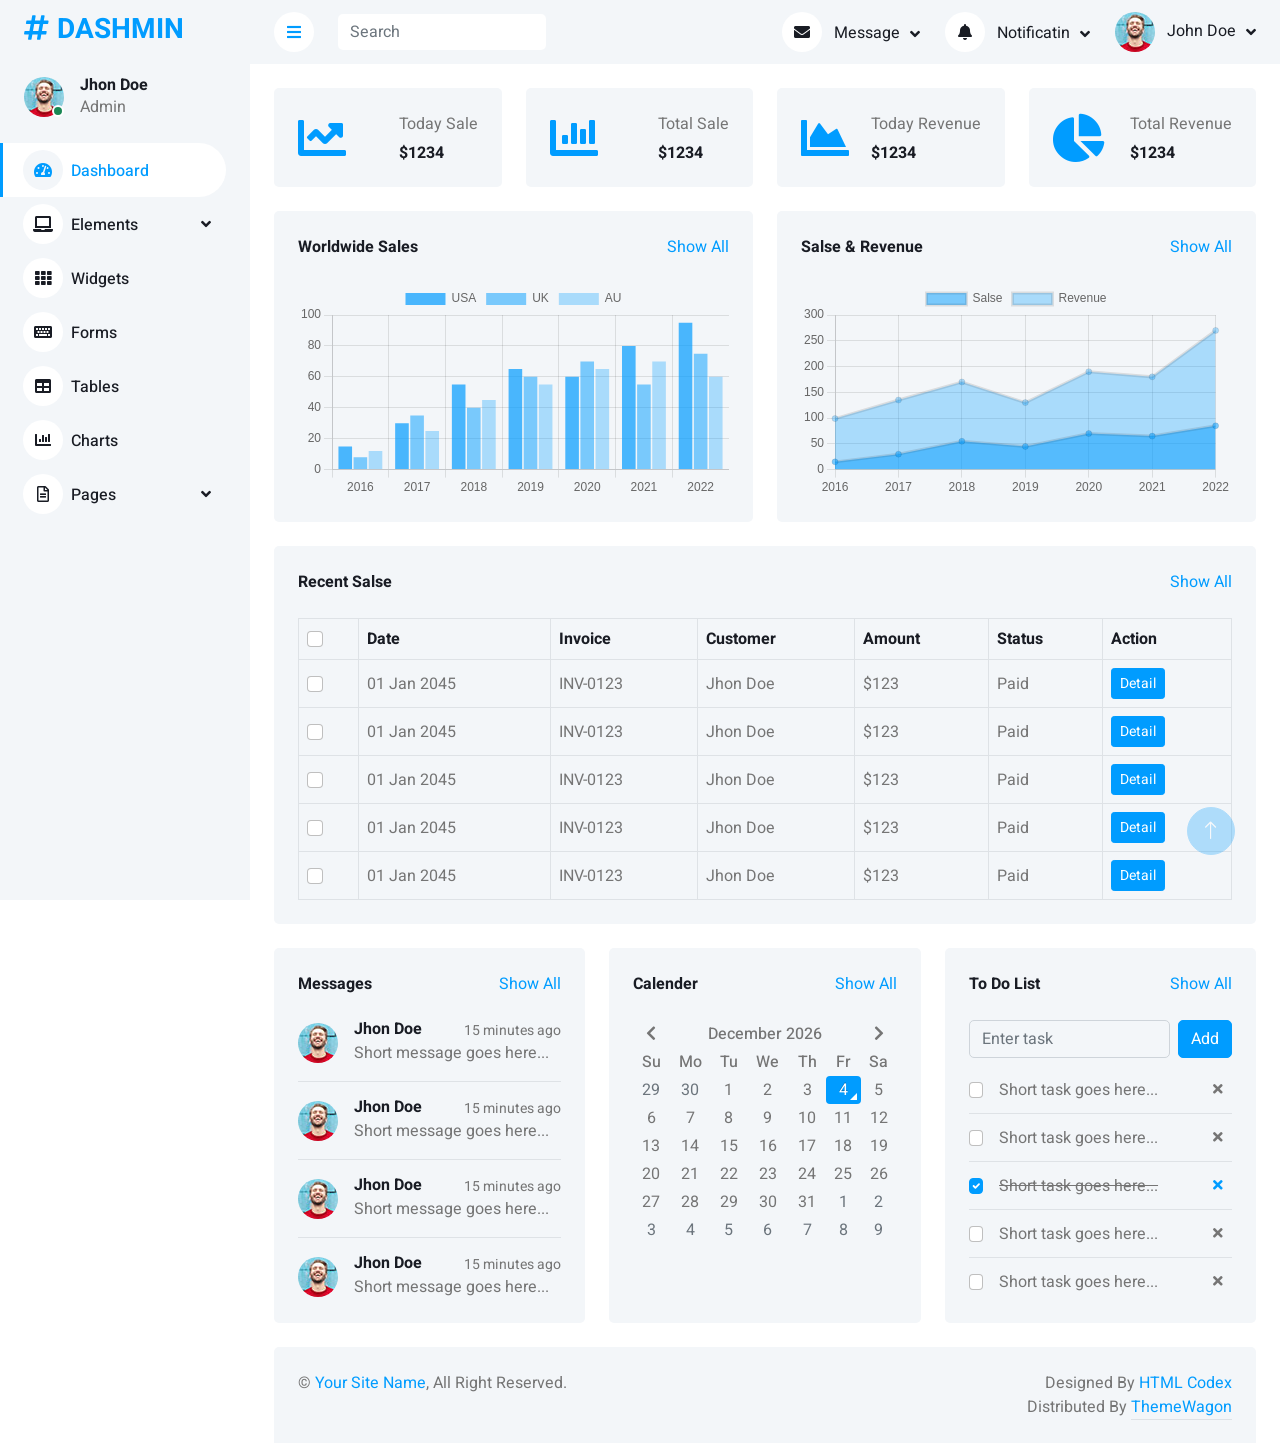
<file: dashboard/index.html>
<!DOCTYPE html>
<html lang="en">

<head>
    <meta charset="utf-8">
    <title>DASHMIN - Bootstrap Admin Template</title>
    <meta content="width=device-width, initial-scale=1.0" name="viewport">
    <meta content="" name="keywords">
    <meta content="" name="description">

    <!-- Favicon -->
    <link href="img/favicon.ico" rel="icon">

    <!-- Google Web Fonts -->
    <link rel="preconnect" href="https://fonts.googleapis.com">
    <link rel="preconnect" href="https://fonts.gstatic.com" crossorigin>
    <link href="https://fonts.googleapis.com/css2?family=Heebo:wght@400;500;600;700&display=swap" rel="stylesheet">
    
    <!-- Icon Font Stylesheet -->
    <link href="https://cdnjs.cloudflare.com/ajax/libs/font-awesome/5.10.0/css/all.min.css" rel="stylesheet">
    <link href="https://cdn.jsdelivr.net/npm/bootstrap-icons@1.4.1/font/bootstrap-icons.css" rel="stylesheet">

    <!-- Libraries Stylesheet -->
    <link href="lib/owlcarousel/assets/owl.carousel.min.css" rel="stylesheet">
    <link href="lib/tempusdominus/css/tempusdominus-bootstrap-4.min.css" rel="stylesheet" />

    <!-- Customized Bootstrap Stylesheet -->
    <link href="css/bootstrap.min.css" rel="stylesheet">

    <!-- Template Stylesheet -->
    <link href="css/style.css" rel="stylesheet">
</head>

<body>
    <div class="container-xxl position-relative bg-white d-flex p-0">
        <!-- Spinner Start -->
        <div id="spinner" class="show bg-white position-fixed translate-middle w-100 vh-100 top-50 start-50 d-flex align-items-center justify-content-center">
            <div class="spinner-border text-primary" style="width: 3rem; height: 3rem;" role="status">
                <span class="sr-only">Loading...</span>
            </div>
        </div>
        <!-- Spinner End -->


        <!-- Sidebar Start -->
        <div class="sidebar pe-4 pb-3">
            <nav class="navbar bg-light navbar-light">
                <a href="index.html" class="navbar-brand mx-4 mb-3">
                    <h3 class="text-primary"><i class="fa fa-hashtag me-2"></i>DASHMIN</h3>
                </a>
                <div class="d-flex align-items-center ms-4 mb-4">
                    <div class="position-relative">
                        <img class="rounded-circle" src="img/user.jpg" alt="" style="width: 40px; height: 40px;">
                        <div class="bg-success rounded-circle border border-2 border-white position-absolute end-0 bottom-0 p-1"></div>
                    </div>
                    <div class="ms-3">
                        <h6 class="mb-0">Jhon Doe</h6>
                        <span>Admin</span>
                    </div>
                </div>
                <div class="navbar-nav w-100">
                    <a href="index.html" class="nav-item nav-link active"><i class="fa fa-tachometer-alt me-2"></i>Dashboard</a>
                    <div class="nav-item dropdown">
                        <a href="#" class="nav-link dropdown-toggle" data-bs-toggle="dropdown"><i class="fa fa-laptop me-2"></i>Elements</a>
                        <div class="dropdown-menu bg-transparent border-0">
                            <a href="button.html" class="dropdown-item">Buttons</a>
                            <a href="typography.html" class="dropdown-item">Typography</a>
                            <a href="element.html" class="dropdown-item">Other Elements</a>
                        </div>
                    </div>
                    <a href="widget.html" class="nav-item nav-link"><i class="fa fa-th me-2"></i>Widgets</a>
                    <a href="form.html" class="nav-item nav-link"><i class="fa fa-keyboard me-2"></i>Forms</a>
                    <a href="table.html" class="nav-item nav-link"><i class="fa fa-table me-2"></i>Tables</a>
                    <a href="chart.html" class="nav-item nav-link"><i class="fa fa-chart-bar me-2"></i>Charts</a>
                    <div class="nav-item dropdown">
                        <a href="#" class="nav-link dropdown-toggle" data-bs-toggle="dropdown"><i class="far fa-file-alt me-2"></i>Pages</a>
                        <div class="dropdown-menu bg-transparent border-0">
                            <a href="signin.html" class="dropdown-item">Sign In</a>
                            <a href="signup.html" class="dropdown-item">Sign Up</a>
                            <a href="404.html" class="dropdown-item">404 Error</a>
                            <a href="blank.html" class="dropdown-item">Blank Page</a>
                        </div>
                    </div>
                </div>
            </nav>
        </div>
        <!-- Sidebar End -->


        <!-- Content Start -->
        <div class="content">
            <!-- Navbar Start -->
            <nav class="navbar navbar-expand bg-light navbar-light sticky-top px-4 py-0">
                <a href="index.html" class="navbar-brand d-flex d-lg-none me-4">
                    <h2 class="text-primary mb-0"><i class="fa fa-hashtag"></i></h2>
                </a>
                <a href="#" class="sidebar-toggler flex-shrink-0">
                    <i class="fa fa-bars"></i>
                </a>
                <form class="d-none d-md-flex ms-4">
                    <input class="form-control border-0" type="search" placeholder="Search">
                </form>
                <div class="navbar-nav align-items-center ms-auto">
                    <div class="nav-item dropdown">
                        <a href="#" class="nav-link dropdown-toggle" data-bs-toggle="dropdown">
                            <i class="fa fa-envelope me-lg-2"></i>
                            <span class="d-none d-lg-inline-flex">Message</span>
                        </a>
                        <div class="dropdown-menu dropdown-menu-end bg-light border-0 rounded-0 rounded-bottom m-0">
                            <a href="#" class="dropdown-item">
                                <div class="d-flex align-items-center">
                                    <img class="rounded-circle" src="img/user.jpg" alt="" style="width: 40px; height: 40px;">
                                    <div class="ms-2">
                                        <h6 class="fw-normal mb-0">Jhon send you a message</h6>
                                        <small>15 minutes ago</small>
                                    </div>
                                </div>
                            </a>
                            <hr class="dropdown-divider">
                            <a href="#" class="dropdown-item">
                                <div class="d-flex align-items-center">
                                    <img class="rounded-circle" src="img/user.jpg" alt="" style="width: 40px; height: 40px;">
                                    <div class="ms-2">
                                        <h6 class="fw-normal mb-0">Jhon send you a message</h6>
                                        <small>15 minutes ago</small>
                                    </div>
                                </div>
                            </a>
                            <hr class="dropdown-divider">
                            <a href="#" class="dropdown-item">
                                <div class="d-flex align-items-center">
                                    <img class="rounded-circle" src="img/user.jpg" alt="" style="width: 40px; height: 40px;">
                                    <div class="ms-2">
                                        <h6 class="fw-normal mb-0">Jhon send you a message</h6>
                                        <small>15 minutes ago</small>
                                    </div>
                                </div>
                            </a>
                            <hr class="dropdown-divider">
                            <a href="#" class="dropdown-item text-center">See all message</a>
                        </div>
                    </div>
                    <div class="nav-item dropdown">
                        <a href="#" class="nav-link dropdown-toggle" data-bs-toggle="dropdown">
                            <i class="fa fa-bell me-lg-2"></i>
                            <span class="d-none d-lg-inline-flex">Notificatin</span>
                        </a>
                        <div class="dropdown-menu dropdown-menu-end bg-light border-0 rounded-0 rounded-bottom m-0">
                            <a href="#" class="dropdown-item">
                                <h6 class="fw-normal mb-0">Profile updated</h6>
                                <small>15 minutes ago</small>
                            </a>
                            <hr class="dropdown-divider">
                            <a href="#" class="dropdown-item">
                                <h6 class="fw-normal mb-0">New user added</h6>
                                <small>15 minutes ago</small>
                            </a>
                            <hr class="dropdown-divider">
                            <a href="#" class="dropdown-item">
                                <h6 class="fw-normal mb-0">Password changed</h6>
                                <small>15 minutes ago</small>
                            </a>
                            <hr class="dropdown-divider">
                            <a href="#" class="dropdown-item text-center">See all notifications</a>
                        </div>
                    </div>
                    <div class="nav-item dropdown">
                        <a href="#" class="nav-link dropdown-toggle" data-bs-toggle="dropdown">
                            <img class="rounded-circle me-lg-2" src="img/user.jpg" alt="" style="width: 40px; height: 40px;">
                            <span class="d-none d-lg-inline-flex">John Doe</span>
                        </a>
                        <div class="dropdown-menu dropdown-menu-end bg-light border-0 rounded-0 rounded-bottom m-0">
                            <a href="#" class="dropdown-item">My Profile</a>
                            <a href="#" class="dropdown-item">Settings</a>
                            <a href="#" class="dropdown-item">Log Out</a>
                        </div>
                    </div>
                </div>
            </nav>
            <!-- Navbar End -->


            <!-- Sale & Revenue Start -->
            <div class="container-fluid pt-4 px-4">
                <div class="row g-4">
                    <div class="col-sm-6 col-xl-3">
                        <div class="bg-light rounded d-flex align-items-center justify-content-between p-4">
                            <i class="fa fa-chart-line fa-3x text-primary"></i>
                            <div class="ms-3">
                                <p class="mb-2">Today Sale</p>
                                <h6 class="mb-0">$1234</h6>
                            </div>
                        </div>
                    </div>
                    <div class="col-sm-6 col-xl-3">
                        <div class="bg-light rounded d-flex align-items-center justify-content-between p-4">
                            <i class="fa fa-chart-bar fa-3x text-primary"></i>
                            <div class="ms-3">
                                <p class="mb-2">Total Sale</p>
                                <h6 class="mb-0">$1234</h6>
                            </div>
                        </div>
                    </div>
                    <div class="col-sm-6 col-xl-3">
                        <div class="bg-light rounded d-flex align-items-center justify-content-between p-4">
                            <i class="fa fa-chart-area fa-3x text-primary"></i>
                            <div class="ms-3">
                                <p class="mb-2">Today Revenue</p>
                                <h6 class="mb-0">$1234</h6>
                            </div>
                        </div>
                    </div>
                    <div class="col-sm-6 col-xl-3">
                        <div class="bg-light rounded d-flex align-items-center justify-content-between p-4">
                            <i class="fa fa-chart-pie fa-3x text-primary"></i>
                            <div class="ms-3">
                                <p class="mb-2">Total Revenue</p>
                                <h6 class="mb-0">$1234</h6>
                            </div>
                        </div>
                    </div>
                </div>
            </div>
            <!-- Sale & Revenue End -->


            <!-- Sales Chart Start -->
            <div class="container-fluid pt-4 px-4">
                <div class="row g-4">
                    <div class="col-sm-12 col-xl-6">
                        <div class="bg-light text-center rounded p-4">
                            <div class="d-flex align-items-center justify-content-between mb-4">
                                <h6 class="mb-0">Worldwide Sales</h6>
                                <a href="">Show All</a>
                            </div>
                            <canvas id="worldwide-sales"></canvas>
                        </div>
                    </div>
                    <div class="col-sm-12 col-xl-6">
                        <div class="bg-light text-center rounded p-4">
                            <div class="d-flex align-items-center justify-content-between mb-4">
                                <h6 class="mb-0">Salse & Revenue</h6>
                                <a href="">Show All</a>
                            </div>
                            <canvas id="salse-revenue"></canvas>
                        </div>
                    </div>
                </div>
            </div>
            <!-- Sales Chart End -->


            <!-- Recent Sales Start -->
            <div class="container-fluid pt-4 px-4">
                <div class="bg-light text-center rounded p-4">
                    <div class="d-flex align-items-center justify-content-between mb-4">
                        <h6 class="mb-0">Recent Salse</h6>
                        <a href="">Show All</a>
                    </div>
                    <div class="table-responsive">
                        <table class="table text-start align-middle table-bordered table-hover mb-0">
                            <thead>
                                <tr class="text-dark">
                                    <th scope="col"><input class="form-check-input" type="checkbox"></th>
                                    <th scope="col">Date</th>
                                    <th scope="col">Invoice</th>
                                    <th scope="col">Customer</th>
                                    <th scope="col">Amount</th>
                                    <th scope="col">Status</th>
                                    <th scope="col">Action</th>
                                </tr>
                            </thead>
                            <tbody>
                                <tr>
                                    <td><input class="form-check-input" type="checkbox"></td>
                                    <td>01 Jan 2045</td>
                                    <td>INV-0123</td>
                                    <td>Jhon Doe</td>
                                    <td>$123</td>
                                    <td>Paid</td>
                                    <td><a class="btn btn-sm btn-primary" href="">Detail</a></td>
                                </tr>
                                <tr>
                                    <td><input class="form-check-input" type="checkbox"></td>
                                    <td>01 Jan 2045</td>
                                    <td>INV-0123</td>
                                    <td>Jhon Doe</td>
                                    <td>$123</td>
                                    <td>Paid</td>
                                    <td><a class="btn btn-sm btn-primary" href="">Detail</a></td>
                                </tr>
                                <tr>
                                    <td><input class="form-check-input" type="checkbox"></td>
                                    <td>01 Jan 2045</td>
                                    <td>INV-0123</td>
                                    <td>Jhon Doe</td>
                                    <td>$123</td>
                                    <td>Paid</td>
                                    <td><a class="btn btn-sm btn-primary" href="">Detail</a></td>
                                </tr>
                                <tr>
                                    <td><input class="form-check-input" type="checkbox"></td>
                                    <td>01 Jan 2045</td>
                                    <td>INV-0123</td>
                                    <td>Jhon Doe</td>
                                    <td>$123</td>
                                    <td>Paid</td>
                                    <td><a class="btn btn-sm btn-primary" href="">Detail</a></td>
                                </tr>
                                <tr>
                                    <td><input class="form-check-input" type="checkbox"></td>
                                    <td>01 Jan 2045</td>
                                    <td>INV-0123</td>
                                    <td>Jhon Doe</td>
                                    <td>$123</td>
                                    <td>Paid</td>
                                    <td><a class="btn btn-sm btn-primary" href="">Detail</a></td>
                                </tr>
                            </tbody>
                        </table>
                    </div>
                </div>
            </div>
            <!-- Recent Sales End -->


            <!-- Widgets Start -->
            <div class="container-fluid pt-4 px-4">
                <div class="row g-4">
                    <div class="col-sm-12 col-md-6 col-xl-4">
                        <div class="h-100 bg-light rounded p-4">
                            <div class="d-flex align-items-center justify-content-between mb-2">
                                <h6 class="mb-0">Messages</h6>
                                <a href="">Show All</a>
                            </div>
                            <div class="d-flex align-items-center border-bottom py-3">
                                <img class="rounded-circle flex-shrink-0" src="img/user.jpg" alt="" style="width: 40px; height: 40px;">
                                <div class="w-100 ms-3">
                                    <div class="d-flex w-100 justify-content-between">
                                        <h6 class="mb-0">Jhon Doe</h6>
                                        <small>15 minutes ago</small>
                                    </div>
                                    <span>Short message goes here...</span>
                                </div>
                            </div>
                            <div class="d-flex align-items-center border-bottom py-3">
                                <img class="rounded-circle flex-shrink-0" src="img/user.jpg" alt="" style="width: 40px; height: 40px;">
                                <div class="w-100 ms-3">
                                    <div class="d-flex w-100 justify-content-between">
                                        <h6 class="mb-0">Jhon Doe</h6>
                                        <small>15 minutes ago</small>
                                    </div>
                                    <span>Short message goes here...</span>
                                </div>
                            </div>
                            <div class="d-flex align-items-center border-bottom py-3">
                                <img class="rounded-circle flex-shrink-0" src="img/user.jpg" alt="" style="width: 40px; height: 40px;">
                                <div class="w-100 ms-3">
                                    <div class="d-flex w-100 justify-content-between">
                                        <h6 class="mb-0">Jhon Doe</h6>
                                        <small>15 minutes ago</small>
                                    </div>
                                    <span>Short message goes here...</span>
                                </div>
                            </div>
                            <div class="d-flex align-items-center pt-3">
                                <img class="rounded-circle flex-shrink-0" src="img/user.jpg" alt="" style="width: 40px; height: 40px;">
                                <div class="w-100 ms-3">
                                    <div class="d-flex w-100 justify-content-between">
                                        <h6 class="mb-0">Jhon Doe</h6>
                                        <small>15 minutes ago</small>
                                    </div>
                                    <span>Short message goes here...</span>
                                </div>
                            </div>
                        </div>
                    </div>
                    <div class="col-sm-12 col-md-6 col-xl-4">
                        <div class="h-100 bg-light rounded p-4">
                            <div class="d-flex align-items-center justify-content-between mb-4">
                                <h6 class="mb-0">Calender</h6>
                                <a href="">Show All</a>
                            </div>
                            <div id="calender"></div>
                        </div>
                    </div>
                    <div class="col-sm-12 col-md-6 col-xl-4">
                        <div class="h-100 bg-light rounded p-4">
                            <div class="d-flex align-items-center justify-content-between mb-4">
                                <h6 class="mb-0">To Do List</h6>
                                <a href="">Show All</a>
                            </div>
                            <div class="d-flex mb-2">
                                <input class="form-control bg-transparent" type="text" placeholder="Enter task">
                                <button type="button" class="btn btn-primary ms-2">Add</button>
                            </div>
                            <div class="d-flex align-items-center border-bottom py-2">
                                <input class="form-check-input m-0" type="checkbox">
                                <div class="w-100 ms-3">
                                    <div class="d-flex w-100 align-items-center justify-content-between">
                                        <span>Short task goes here...</span>
                                        <button class="btn btn-sm"><i class="fa fa-times"></i></button>
                                    </div>
                                </div>
                            </div>
                            <div class="d-flex align-items-center border-bottom py-2">
                                <input class="form-check-input m-0" type="checkbox">
                                <div class="w-100 ms-3">
                                    <div class="d-flex w-100 align-items-center justify-content-between">
                                        <span>Short task goes here...</span>
                                        <button class="btn btn-sm"><i class="fa fa-times"></i></button>
                                    </div>
                                </div>
                            </div>
                            <div class="d-flex align-items-center border-bottom py-2">
                                <input class="form-check-input m-0" type="checkbox" checked>
                                <div class="w-100 ms-3">
                                    <div class="d-flex w-100 align-items-center justify-content-between">
                                        <span><del>Short task goes here...</del></span>
                                        <button class="btn btn-sm text-primary"><i class="fa fa-times"></i></button>
                                    </div>
                                </div>
                            </div>
                            <div class="d-flex align-items-center border-bottom py-2">
                                <input class="form-check-input m-0" type="checkbox">
                                <div class="w-100 ms-3">
                                    <div class="d-flex w-100 align-items-center justify-content-between">
                                        <span>Short task goes here...</span>
                                        <button class="btn btn-sm"><i class="fa fa-times"></i></button>
                                    </div>
                                </div>
                            </div>
                            <div class="d-flex align-items-center pt-2">
                                <input class="form-check-input m-0" type="checkbox">
                                <div class="w-100 ms-3">
                                    <div class="d-flex w-100 align-items-center justify-content-between">
                                        <span>Short task goes here...</span>
                                        <button class="btn btn-sm"><i class="fa fa-times"></i></button>
                                    </div>
                                </div>
                            </div>
                        </div>
                    </div>
                </div>
            </div>
            <!-- Widgets End -->


            <!-- Footer Start -->
            <div class="container-fluid pt-4 px-4">
                <div class="bg-light rounded-top p-4">
                    <div class="row">
                        <div class="col-12 col-sm-6 text-center text-sm-start">
                            &copy; <a href="#">Your Site Name</a>, All Right Reserved. 
                        </div>
                        <div class="col-12 col-sm-6 text-center text-sm-end">
                            <!--/*** This template is free as long as you keep the footer author’s credit link/attribution link/backlink. If you'd like to use the template without the footer author’s credit link/attribution link/backlink, you can purchase the Credit Removal License from "https://htmlcodex.com/credit-removal". Thank you for your support. ***/-->
                            Designed By <a href="https://htmlcodex.com">HTML Codex</a>
                        </br>
                        Distributed By <a class="border-bottom" href="https://themewagon.com" target="_blank">ThemeWagon</a>
                        </div>
                    </div>
                </div>
            </div>
            <!-- Footer End -->
        </div>
        <!-- Content End -->


        <!-- Back to Top -->
        <a href="#" class="btn btn-lg btn-primary btn-lg-square back-to-top"><i class="bi bi-arrow-up"></i></a>
    </div>

    <!-- JavaScript Libraries -->
    <script src="https://code.jquery.com/jquery-3.4.1.min.js"></script>
    <script src="https://cdn.jsdelivr.net/npm/bootstrap@5.0.0/dist/js/bootstrap.bundle.min.js"></script>
    <script src="lib/chart/chart.min.js"></script>
    <script src="lib/easing/easing.min.js"></script>
    <script src="lib/waypoints/waypoints.min.js"></script>
    <script src="lib/owlcarousel/owl.carousel.min.js"></script>
    <script src="lib/tempusdominus/js/moment.min.js"></script>
    <script src="lib/tempusdominus/js/moment-timezone.min.js"></script>
    <script src="lib/tempusdominus/js/tempusdominus-bootstrap-4.min.js"></script>

    <!-- Template Javascript -->
    <script src="js/main.js"></script>
</body>

</html>
</file>
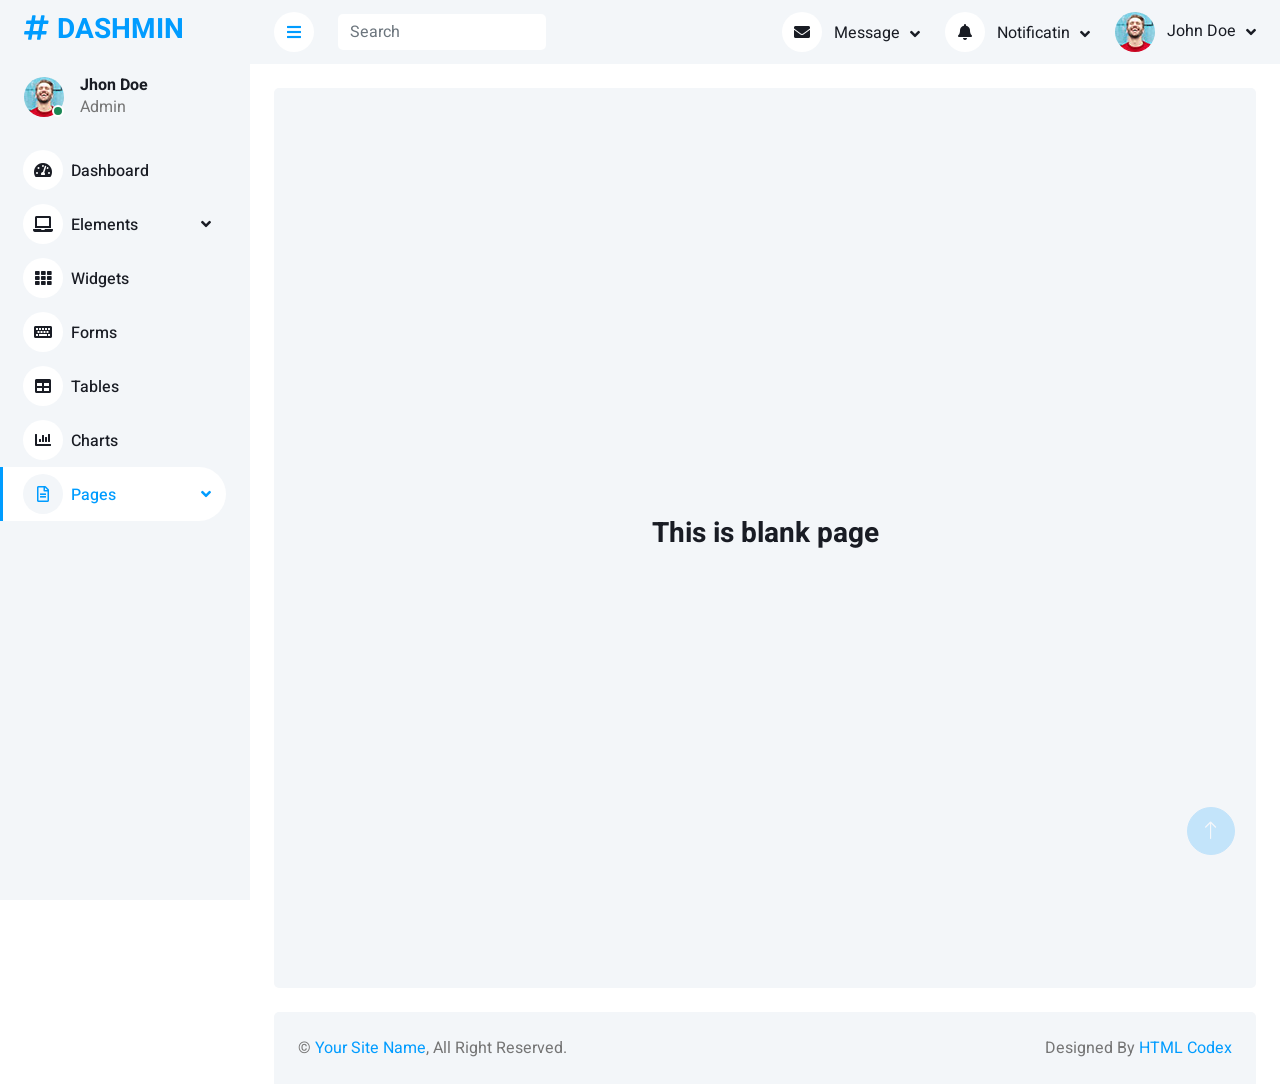
<file: dashboard/blank.html>
<!DOCTYPE html>
<html lang="en">

<head>
    <meta charset="utf-8">
    <title>DASHMIN - Bootstrap Admin Template</title>
    <meta content="width=device-width, initial-scale=1.0" name="viewport">
    <meta content="" name="keywords">
    <meta content="" name="description">

    <!-- Favicon -->
    <link href="img/favicon.ico" rel="icon">

    <!-- Google Web Fonts -->
    <link rel="preconnect" href="https://fonts.googleapis.com">
    <link rel="preconnect" href="https://fonts.gstatic.com" crossorigin>
    <link href="https://fonts.googleapis.com/css2?family=Heebo:wght@400;500;600;700&display=swap" rel="stylesheet">
    
    <!-- Icon Font Stylesheet -->
    <link href="https://cdnjs.cloudflare.com/ajax/libs/font-awesome/5.10.0/css/all.min.css" rel="stylesheet">
    <link href="https://cdn.jsdelivr.net/npm/bootstrap-icons@1.4.1/font/bootstrap-icons.css" rel="stylesheet">

    <!-- Libraries Stylesheet -->
    <link href="lib/owlcarousel/assets/owl.carousel.min.css" rel="stylesheet">
    <link href="lib/tempusdominus/css/tempusdominus-bootstrap-4.min.css" rel="stylesheet" />

    <!-- Customized Bootstrap Stylesheet -->
    <link href="css/bootstrap.min.css" rel="stylesheet">

    <!-- Template Stylesheet -->
    <link href="css/style.css" rel="stylesheet">
</head>

<body>
    <div class="container-xxl position-relative bg-white d-flex p-0">
        <!-- Spinner Start -->
        <div id="spinner" class="show bg-white position-fixed translate-middle w-100 vh-100 top-50 start-50 d-flex align-items-center justify-content-center">
            <div class="spinner-border text-primary" style="width: 3rem; height: 3rem;" role="status">
                <span class="sr-only">Loading...</span>
            </div>
        </div>
        <!-- Spinner End -->


        <!-- Sidebar Start -->
        <div class="sidebar pe-4 pb-3">
            <nav class="navbar bg-light navbar-light">
                <a href="index.html" class="navbar-brand mx-4 mb-3">
                    <h3 class="text-primary"><i class="fa fa-hashtag me-2"></i>DASHMIN</h3>
                </a>
                <div class="d-flex align-items-center ms-4 mb-4">
                    <div class="position-relative">
                        <img class="rounded-circle" src="img/user.jpg" alt="" style="width: 40px; height: 40px;">
                        <div class="bg-success rounded-circle border border-2 border-white position-absolute end-0 bottom-0 p-1"></div>
                    </div>
                    <div class="ms-3">
                        <h6 class="mb-0">Jhon Doe</h6>
                        <span>Admin</span>
                    </div>
                </div>
                <div class="navbar-nav w-100">
                    <a href="index.html" class="nav-item nav-link"><i class="fa fa-tachometer-alt me-2"></i>Dashboard</a>
                    <div class="nav-item dropdown">
                        <a href="#" class="nav-link dropdown-toggle" data-bs-toggle="dropdown"><i class="fa fa-laptop me-2"></i>Elements</a>
                        <div class="dropdown-menu bg-transparent border-0">
                            <a href="button.html" class="dropdown-item">Buttons</a>
                            <a href="typography.html" class="dropdown-item">Typography</a>
                            <a href="element.html" class="dropdown-item">Other Elements</a>
                        </div>
                    </div>
                    <a href="widget.html" class="nav-item nav-link"><i class="fa fa-th me-2"></i>Widgets</a>
                    <a href="form.html" class="nav-item nav-link"><i class="fa fa-keyboard me-2"></i>Forms</a>
                    <a href="table.html" class="nav-item nav-link"><i class="fa fa-table me-2"></i>Tables</a>
                    <a href="chart.html" class="nav-item nav-link"><i class="fa fa-chart-bar me-2"></i>Charts</a>
                    <div class="nav-item dropdown">
                        <a href="#" class="nav-link dropdown-toggle active" data-bs-toggle="dropdown"><i class="far fa-file-alt me-2"></i>Pages</a>
                        <div class="dropdown-menu bg-transparent border-0">
                            <a href="signin.html" class="dropdown-item">Sign In</a>
                            <a href="signup.html" class="dropdown-item">Sign Up</a>
                            <a href="404.html" class="dropdown-item">404 Error</a>
                            <a href="blank.html" class="dropdown-item active">Blank Page</a>
                        </div>
                    </div>
                </div>
            </nav>
        </div>
        <!-- Sidebar End -->


        <!-- Content Start -->
        <div class="content">
            <!-- Navbar Start -->
            <nav class="navbar navbar-expand bg-light navbar-light sticky-top px-4 py-0">
                <a href="index.html" class="navbar-brand d-flex d-lg-none me-4">
                    <h2 class="text-primary mb-0"><i class="fa fa-hashtag"></i></h2>
                </a>
                <a href="#" class="sidebar-toggler flex-shrink-0">
                    <i class="fa fa-bars"></i>
                </a>
                <form class="d-none d-md-flex ms-4">
                    <input class="form-control border-0" type="search" placeholder="Search">
                </form>
                <div class="navbar-nav align-items-center ms-auto">
                    <div class="nav-item dropdown">
                        <a href="#" class="nav-link dropdown-toggle" data-bs-toggle="dropdown">
                            <i class="fa fa-envelope me-lg-2"></i>
                            <span class="d-none d-lg-inline-flex">Message</span>
                        </a>
                        <div class="dropdown-menu dropdown-menu-end bg-light border-0 rounded-0 rounded-bottom m-0">
                            <a href="#" class="dropdown-item">
                                <div class="d-flex align-items-center">
                                    <img class="rounded-circle" src="img/user.jpg" alt="" style="width: 40px; height: 40px;">
                                    <div class="ms-2">
                                        <h6 class="fw-normal mb-0">Jhon send you a message</h6>
                                        <small>15 minutes ago</small>
                                    </div>
                                </div>
                            </a>
                            <hr class="dropdown-divider">
                            <a href="#" class="dropdown-item">
                                <div class="d-flex align-items-center">
                                    <img class="rounded-circle" src="img/user.jpg" alt="" style="width: 40px; height: 40px;">
                                    <div class="ms-2">
                                        <h6 class="fw-normal mb-0">Jhon send you a message</h6>
                                        <small>15 minutes ago</small>
                                    </div>
                                </div>
                            </a>
                            <hr class="dropdown-divider">
                            <a href="#" class="dropdown-item">
                                <div class="d-flex align-items-center">
                                    <img class="rounded-circle" src="img/user.jpg" alt="" style="width: 40px; height: 40px;">
                                    <div class="ms-2">
                                        <h6 class="fw-normal mb-0">Jhon send you a message</h6>
                                        <small>15 minutes ago</small>
                                    </div>
                                </div>
                            </a>
                            <hr class="dropdown-divider">
                            <a href="#" class="dropdown-item text-center">See all message</a>
                        </div>
                    </div>
                    <div class="nav-item dropdown">
                        <a href="#" class="nav-link dropdown-toggle" data-bs-toggle="dropdown">
                            <i class="fa fa-bell me-lg-2"></i>
                            <span class="d-none d-lg-inline-flex">Notificatin</span>
                        </a>
                        <div class="dropdown-menu dropdown-menu-end bg-light border-0 rounded-0 rounded-bottom m-0">
                            <a href="#" class="dropdown-item">
                                <h6 class="fw-normal mb-0">Profile updated</h6>
                                <small>15 minutes ago</small>
                            </a>
                            <hr class="dropdown-divider">
                            <a href="#" class="dropdown-item">
                                <h6 class="fw-normal mb-0">New user added</h6>
                                <small>15 minutes ago</small>
                            </a>
                            <hr class="dropdown-divider">
                            <a href="#" class="dropdown-item">
                                <h6 class="fw-normal mb-0">Password changed</h6>
                                <small>15 minutes ago</small>
                            </a>
                            <hr class="dropdown-divider">
                            <a href="#" class="dropdown-item text-center">See all notifications</a>
                        </div>
                    </div>
                    <div class="nav-item dropdown">
                        <a href="#" class="nav-link dropdown-toggle" data-bs-toggle="dropdown">
                            <img class="rounded-circle me-lg-2" src="img/user.jpg" alt="" style="width: 40px; height: 40px;">
                            <span class="d-none d-lg-inline-flex">John Doe</span>
                        </a>
                        <div class="dropdown-menu dropdown-menu-end bg-light border-0 rounded-0 rounded-bottom m-0">
                            <a href="#" class="dropdown-item">My Profile</a>
                            <a href="#" class="dropdown-item">Settings</a>
                            <a href="#" class="dropdown-item">Log Out</a>
                        </div>
                    </div>
                </div>
            </nav>
            <!-- Navbar End -->


            <!-- Blank Start -->
            <div class="container-fluid pt-4 px-4">
                <div class="row vh-100 bg-light rounded align-items-center justify-content-center mx-0">
                    <div class="col-md-6 text-center">
                        <h3>This is blank page</h3>
                    </div>
                </div>
            </div>
            <!-- Blank End -->


            <!-- Footer Start -->
            <div class="container-fluid pt-4 px-4">
                <div class="bg-light rounded-top p-4">
                    <div class="row">
                        <div class="col-12 col-sm-6 text-center text-sm-start">
                            &copy; <a href="#">Your Site Name</a>, All Right Reserved. 
                        </div>
                        <div class="col-12 col-sm-6 text-center text-sm-end">
                            <!--/*** This template is free as long as you keep the footer author’s credit link/attribution link/backlink. If you'd like to use the template without the footer author’s credit link/attribution link/backlink, you can purchase the Credit Removal License from "https://htmlcodex.com/credit-removal". Thank you for your support. ***/-->
                            Designed By <a href="https://htmlcodex.com">HTML Codex</a>
                        </div>
                    </div>
                </div>
            </div>
            <!-- Footer End -->
        </div>
        <!-- Content End -->


        <!-- Back to Top -->
        <a href="#" class="btn btn-lg btn-primary btn-lg-square back-to-top"><i class="bi bi-arrow-up"></i></a>
    </div>

    <!-- JavaScript Libraries -->
    <script src="https://code.jquery.com/jquery-3.4.1.min.js"></script>
    <script src="https://cdn.jsdelivr.net/npm/bootstrap@5.0.0/dist/js/bootstrap.bundle.min.js"></script>
    <script src="lib/chart/chart.min.js"></script>
    <script src="lib/easing/easing.min.js"></script>
    <script src="lib/waypoints/waypoints.min.js"></script>
    <script src="lib/owlcarousel/owl.carousel.min.js"></script>
    <script src="lib/tempusdominus/js/moment.min.js"></script>
    <script src="lib/tempusdominus/js/moment-timezone.min.js"></script>
    <script src="lib/tempusdominus/js/tempusdominus-bootstrap-4.min.js"></script>

    <!-- Template Javascript -->
    <script src="js/main.js"></script>
</body>

</html>
</file>
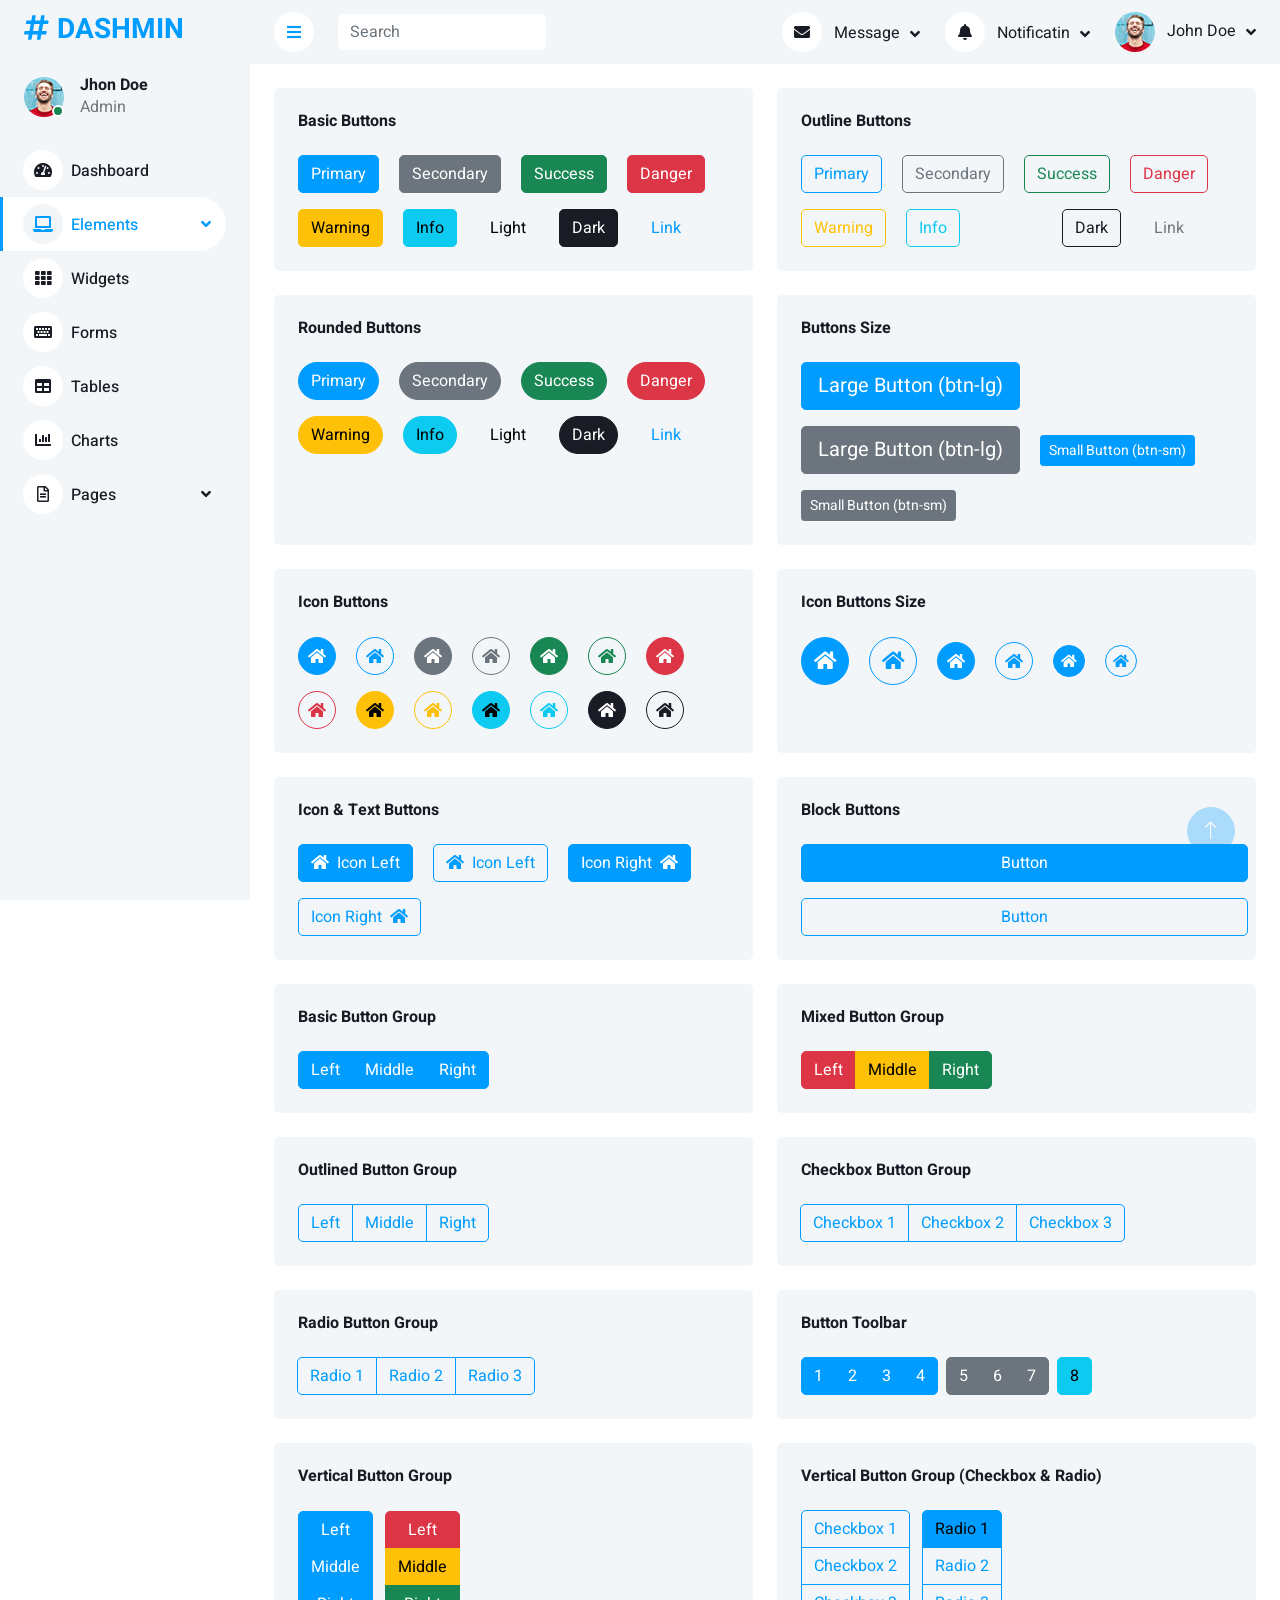
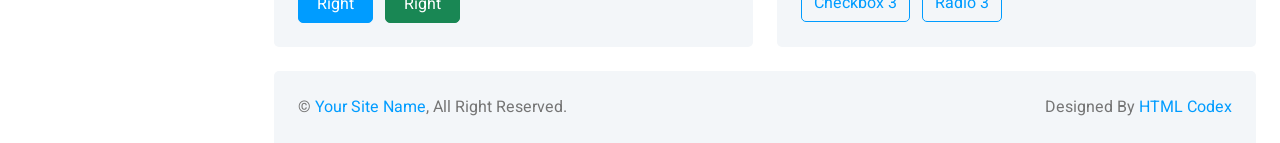
<file: dashboard/button.html>
<!DOCTYPE html>
<html lang="en">

<head>
    <meta charset="utf-8">
    <title>DASHMIN - Bootstrap Admin Template</title>
    <meta content="width=device-width, initial-scale=1.0" name="viewport">
    <meta content="" name="keywords">
    <meta content="" name="description">

    <!-- Favicon -->
    <link href="img/favicon.ico" rel="icon">

    <!-- Google Web Fonts -->
    <link rel="preconnect" href="https://fonts.googleapis.com">
    <link rel="preconnect" href="https://fonts.gstatic.com" crossorigin>
    <link href="https://fonts.googleapis.com/css2?family=Heebo:wght@400;500;600;700&display=swap" rel="stylesheet">
    
    <!-- Icon Font Stylesheet -->
    <link href="https://cdnjs.cloudflare.com/ajax/libs/font-awesome/5.10.0/css/all.min.css" rel="stylesheet">
    <link href="https://cdn.jsdelivr.net/npm/bootstrap-icons@1.4.1/font/bootstrap-icons.css" rel="stylesheet">

    <!-- Libraries Stylesheet -->
    <link href="lib/owlcarousel/assets/owl.carousel.min.css" rel="stylesheet">
    <link href="lib/tempusdominus/css/tempusdominus-bootstrap-4.min.css" rel="stylesheet" />

    <!-- Customized Bootstrap Stylesheet -->
    <link href="css/bootstrap.min.css" rel="stylesheet">

    <!-- Template Stylesheet -->
    <link href="css/style.css" rel="stylesheet">
</head>

<body>
    <div class="container-xxl position-relative bg-white d-flex p-0">
        <!-- Spinner Start -->
        <div id="spinner" class="show bg-white position-fixed translate-middle w-100 vh-100 top-50 start-50 d-flex align-items-center justify-content-center">
            <div class="spinner-border text-primary" style="width: 3rem; height: 3rem;" role="status">
                <span class="sr-only">Loading...</span>
            </div>
        </div>
        <!-- Spinner End -->


        <!-- Sidebar Start -->
        <div class="sidebar pe-4 pb-3">
            <nav class="navbar bg-light navbar-light">
                <a href="index.html" class="navbar-brand mx-4 mb-3">
                    <h3 class="text-primary"><i class="fa fa-hashtag me-2"></i>DASHMIN</h3>
                </a>
                <div class="d-flex align-items-center ms-4 mb-4">
                    <div class="position-relative">
                        <img class="rounded-circle" src="img/user.jpg" alt="" style="width: 40px; height: 40px;">
                        <div class="bg-success rounded-circle border border-2 border-white position-absolute end-0 bottom-0 p-1"></div>
                    </div>
                    <div class="ms-3">
                        <h6 class="mb-0">Jhon Doe</h6>
                        <span>Admin</span>
                    </div>
                </div>
                <div class="navbar-nav w-100">
                    <a href="index.html" class="nav-item nav-link"><i class="fa fa-tachometer-alt me-2"></i>Dashboard</a>
                    <div class="nav-item dropdown">
                        <a href="#" class="nav-link dropdown-toggle active" data-bs-toggle="dropdown"><i class="fa fa-laptop me-2"></i>Elements</a>
                        <div class="dropdown-menu bg-transparent border-0">
                            <a href="button.html" class="dropdown-item active">Buttons</a>
                            <a href="typography.html" class="dropdown-item">Typography</a>
                            <a href="element.html" class="dropdown-item">Other Elements</a>
                        </div>
                    </div>
                    <a href="widget.html" class="nav-item nav-link"><i class="fa fa-th me-2"></i>Widgets</a>
                    <a href="form.html" class="nav-item nav-link"><i class="fa fa-keyboard me-2"></i>Forms</a>
                    <a href="table.html" class="nav-item nav-link"><i class="fa fa-table me-2"></i>Tables</a>
                    <a href="chart.html" class="nav-item nav-link"><i class="fa fa-chart-bar me-2"></i>Charts</a>
                    <div class="nav-item dropdown">
                        <a href="#" class="nav-link dropdown-toggle" data-bs-toggle="dropdown"><i class="far fa-file-alt me-2"></i>Pages</a>
                        <div class="dropdown-menu bg-transparent border-0">
                            <a href="signin.html" class="dropdown-item">Sign In</a>
                            <a href="signup.html" class="dropdown-item">Sign Up</a>
                            <a href="404.html" class="dropdown-item">404 Error</a>
                            <a href="blank.html" class="dropdown-item">Blank Page</a>
                        </div>
                    </div>
                </div>
            </nav>
        </div>
        <!-- Sidebar End -->


        <!-- Content Start -->
        <div class="content">
            <!-- Navbar Start -->
            <nav class="navbar navbar-expand bg-light navbar-light sticky-top px-4 py-0">
                <a href="index.html" class="navbar-brand d-flex d-lg-none me-4">
                    <h2 class="text-primary mb-0"><i class="fa fa-hashtag"></i></h2>
                </a>
                <a href="#" class="sidebar-toggler flex-shrink-0">
                    <i class="fa fa-bars"></i>
                </a>
                <form class="d-none d-md-flex ms-4">
                    <input class="form-control border-0" type="search" placeholder="Search">
                </form>
                <div class="navbar-nav align-items-center ms-auto">
                    <div class="nav-item dropdown">
                        <a href="#" class="nav-link dropdown-toggle" data-bs-toggle="dropdown">
                            <i class="fa fa-envelope me-lg-2"></i>
                            <span class="d-none d-lg-inline-flex">Message</span>
                        </a>
                        <div class="dropdown-menu dropdown-menu-end bg-light border-0 rounded-0 rounded-bottom m-0">
                            <a href="#" class="dropdown-item">
                                <div class="d-flex align-items-center">
                                    <img class="rounded-circle" src="img/user.jpg" alt="" style="width: 40px; height: 40px;">
                                    <div class="ms-2">
                                        <h6 class="fw-normal mb-0">Jhon send you a message</h6>
                                        <small>15 minutes ago</small>
                                    </div>
                                </div>
                            </a>
                            <hr class="dropdown-divider">
                            <a href="#" class="dropdown-item">
                                <div class="d-flex align-items-center">
                                    <img class="rounded-circle" src="img/user.jpg" alt="" style="width: 40px; height: 40px;">
                                    <div class="ms-2">
                                        <h6 class="fw-normal mb-0">Jhon send you a message</h6>
                                        <small>15 minutes ago</small>
                                    </div>
                                </div>
                            </a>
                            <hr class="dropdown-divider">
                            <a href="#" class="dropdown-item">
                                <div class="d-flex align-items-center">
                                    <img class="rounded-circle" src="img/user.jpg" alt="" style="width: 40px; height: 40px;">
                                    <div class="ms-2">
                                        <h6 class="fw-normal mb-0">Jhon send you a message</h6>
                                        <small>15 minutes ago</small>
                                    </div>
                                </div>
                            </a>
                            <hr class="dropdown-divider">
                            <a href="#" class="dropdown-item text-center">See all message</a>
                        </div>
                    </div>
                    <div class="nav-item dropdown">
                        <a href="#" class="nav-link dropdown-toggle" data-bs-toggle="dropdown">
                            <i class="fa fa-bell me-lg-2"></i>
                            <span class="d-none d-lg-inline-flex">Notificatin</span>
                        </a>
                        <div class="dropdown-menu dropdown-menu-end bg-light border-0 rounded-0 rounded-bottom m-0">
                            <a href="#" class="dropdown-item">
                                <h6 class="fw-normal mb-0">Profile updated</h6>
                                <small>15 minutes ago</small>
                            </a>
                            <hr class="dropdown-divider">
                            <a href="#" class="dropdown-item">
                                <h6 class="fw-normal mb-0">New user added</h6>
                                <small>15 minutes ago</small>
                            </a>
                            <hr class="dropdown-divider">
                            <a href="#" class="dropdown-item">
                                <h6 class="fw-normal mb-0">Password changed</h6>
                                <small>15 minutes ago</small>
                            </a>
                            <hr class="dropdown-divider">
                            <a href="#" class="dropdown-item text-center">See all notifications</a>
                        </div>
                    </div>
                    <div class="nav-item dropdown">
                        <a href="#" class="nav-link dropdown-toggle" data-bs-toggle="dropdown">
                            <img class="rounded-circle me-lg-2" src="img/user.jpg" alt="" style="width: 40px; height: 40px;">
                            <span class="d-none d-lg-inline-flex">John Doe</span>
                        </a>
                        <div class="dropdown-menu dropdown-menu-end bg-light border-0 rounded-0 rounded-bottom m-0">
                            <a href="#" class="dropdown-item">My Profile</a>
                            <a href="#" class="dropdown-item">Settings</a>
                            <a href="#" class="dropdown-item">Log Out</a>
                        </div>
                    </div>
                </div>
            </nav>
            <!-- Navbar End -->


            <!-- Button Start -->
            <div class="container-fluid pt-4 px-4">
                <div class="row g-4">
                    <div class="col-sm-12 col-xl-6">
                        <div class="bg-light rounded h-100 p-4">
                            <h6 class="mb-4">Basic Buttons</h6>
                            <div class="m-n2">
                                <button type="button" class="btn btn-primary m-2">Primary</button>
                                <button type="button" class="btn btn-secondary m-2">Secondary</button>
                                <button type="button" class="btn btn-success m-2">Success</button>
                                <button type="button" class="btn btn-danger m-2">Danger</button>
                                <button type="button" class="btn btn-warning m-2">Warning</button>
                                <button type="button" class="btn btn-info m-2">Info</button>
                                <button type="button" class="btn btn-light m-2">Light</button>
                                <button type="button" class="btn btn-dark m-2">Dark</button>
                                <button type="button" class="btn btn-link m-2">Link</button>
                            </div>
                        </div>
                    </div>
                    <div class="col-sm-12 col-xl-6">
                        <div class="bg-light rounded h-100 p-4">
                            <h6 class="mb-4">Outline Buttons</h6>
                            <div class="m-n2">
                                <button type="button" class="btn btn-outline-primary m-2">Primary</button>
                                <button type="button" class="btn btn-outline-secondary m-2">Secondary</button>
                                <button type="button" class="btn btn-outline-success m-2">Success</button>
                                <button type="button" class="btn btn-outline-danger m-2">Danger</button>
                                <button type="button" class="btn btn-outline-warning m-2">Warning</button>
                                <button type="button" class="btn btn-outline-info m-2">Info</button>
                                <button type="button" class="btn btn-outline-light m-2">Light</button>
                                <button type="button" class="btn btn-outline-dark m-2">Dark</button>
                                <button type="button" class="btn btn-outline-link m-2">Link</button>
                            </div>
                        </div>
                    </div>
                    <div class="col-sm-12 col-xl-6">
                        <div class="bg-light rounded h-100 p-4">
                            <h6 class="mb-4">Rounded Buttons</h6>
                            <div class="m-n2">
                                <button type="button" class="btn btn-primary rounded-pill m-2">Primary</button>
                                <button type="button" class="btn btn-secondary rounded-pill m-2">Secondary</button>
                                <button type="button" class="btn btn-success rounded-pill m-2">Success</button>
                                <button type="button" class="btn btn-danger rounded-pill m-2">Danger</button>
                                <button type="button" class="btn btn-warning rounded-pill m-2">Warning</button>
                                <button type="button" class="btn btn-info rounded-pill m-2">Info</button>
                                <button type="button" class="btn btn-light rounded-pill m-2">Light</button>
                                <button type="button" class="btn btn-dark rounded-pill m-2">Dark</button>
                                <button type="button" class="btn btn-link rounded-pill m-2">Link</button>
                            </div>
                        </div>
                    </div>
                    <div class="col-sm-12 col-xl-6">
                        <div class="bg-light rounded h-100 p-4">
                            <h6 class="mb-4">Buttons Size</h6>
                            <div class="m-n2">
                                <button type="button" class="btn btn-lg btn-primary m-2">Large Button (btn-lg)</button>
                                <button type="button" class="btn btn-lg btn-secondary m-2">Large Button (btn-lg)</button>
                                <button type="button" class="btn btn-sm btn-primary m-2">Small Button (btn-sm)</button>
                                <button type="button" class="btn btn-sm btn-secondary m-2">Small Button (btn-sm)</button>
                            </div>
                        </div>
                    </div>
                    <div class="col-sm-12 col-xl-6">
                        <div class="bg-light rounded h-100 p-4">
                            <h6 class="mb-4">Icon Buttons</h6>
                            <div class="m-n2">
                                <button type="button" class="btn btn-square btn-primary m-2"><i class="fa fa-home"></i></button>
                                <button type="button" class="btn btn-square btn-outline-primary m-2"><i class="fa fa-home"></i></button>
                                <button type="button" class="btn btn-square btn-secondary m-2"><i class="fa fa-home"></i></button>
                                <button type="button" class="btn btn-square btn-outline-secondary m-2"><i class="fa fa-home"></i></button>
                                <button type="button" class="btn btn-square btn-success m-2"><i class="fa fa-home"></i></button>
                                <button type="button" class="btn btn-square btn-outline-success m-2"><i class="fa fa-home"></i></button>
                                <button type="button" class="btn btn-square btn-danger m-2"><i class="fa fa-home"></i></button>
                                <button type="button" class="btn btn-square btn-outline-danger m-2"><i class="fa fa-home"></i></button>
                                <button type="button" class="btn btn-square btn-warning m-2"><i class="fa fa-home"></i></button>
                                <button type="button" class="btn btn-square btn-outline-warning m-2"><i class="fa fa-home"></i></button>
                                <button type="button" class="btn btn-square btn-info m-2"><i class="fa fa-home"></i></button>
                                <button type="button" class="btn btn-square btn-outline-info m-2"><i class="fa fa-home"></i></button>
                                <button type="button" class="btn btn-square btn-dark m-2"><i class="fa fa-home"></i></button>
                                <button type="button" class="btn btn-square btn-outline-dark m-2"><i class="fa fa-home"></i></button>
                            </div>
                        </div>
                    </div>
                    <div class="col-sm-12 col-xl-6">
                        <div class="bg-light rounded h-100 p-4">
                            <h6 class="mb-4">Icon Buttons Size</h6>
                            <div class="m-n2">
                                <button type="button" class="btn btn-lg btn-lg-square btn-primary m-2"><i class="fa fa-home"></i></button>
                                <button type="button" class="btn btn-lg btn-lg-square btn-outline-primary m-2"><i class="fa fa-home"></i></button>
                                <button type="button" class="btn btn-square btn-primary m-2"><i class="fa fa-home"></i></button>
                                <button type="button" class="btn btn-square btn-outline-primary m-2"><i class="fa fa-home"></i></button>
                                <button type="button" class="btn btn-sm btn-sm-square btn-primary m-2"><i class="fa fa-home"></i></button>
                                <button type="button" class="btn btn-sm btn-sm-square btn-outline-primary m-2"><i class="fa fa-home"></i></button>
                            </div>
                        </div>
                    </div>
                    <div class="col-sm-12 col-xl-6">
                        <div class="bg-light rounded h-100 p-4">
                            <h6 class="mb-4">Icon & Text Buttons</h6>
                            <div class="m-n2">
                                <button type="button" class="btn btn-primary m-2"><i class="fa fa-home me-2"></i>Icon Left</button>
                                <button type="button" class="btn btn-outline-primary m-2"><i class="fa fa-home me-2"></i>Icon Left</button>
                                <button type="button" class="btn btn-primary m-2">Icon Right<i class="fa fa-home ms-2"></i></button>
                                <button type="button" class="btn btn-outline-primary m-2">Icon Right<i class="fa fa-home ms-2"></i></button>
                            </div>
                        </div>
                    </div>
                    <div class="col-sm-12 col-xl-6">
                        <div class="bg-light rounded h-100 p-4">
                            <h6 class="mb-4">Block Buttons</h6>
                            <div class="m-n2">
                                <button class="btn btn-primary w-100 m-2" type="button">Button</button>
                                <button class="btn btn-outline-primary w-100 m-2" type="button">Button</button>
                            </div>
                        </div>
                    </div>
                    <div class="col-sm-12 col-xl-6">
                        <div class="bg-light rounded h-100 p-4">
                            <h6 class="mb-4">Basic Button Group</h6>
                            <div class="btn-group" role="group">
                                <button type="button" class="btn btn-primary">Left</button>
                                <button type="button" class="btn btn-primary">Middle</button>
                                <button type="button" class="btn btn-primary">Right</button>
                            </div>
                        </div>
                    </div>
                    <div class="col-sm-12 col-xl-6">
                        <div class="bg-light rounded h-100 p-4">
                            <h6 class="mb-4">Mixed Button Group</h6>
                            <div class="btn-group" role="group">
                                <button type="button" class="btn btn-danger">Left</button>
                                <button type="button" class="btn btn-warning">Middle</button>
                                <button type="button" class="btn btn-success">Right</button>
                            </div>
                        </div>
                    </div>
                    <div class="col-sm-12 col-xl-6">
                        <div class="bg-light rounded h-100 p-4">
                            <h6 class="mb-4">Outlined Button Group</h6>
                            <div class="btn-group" role="group">
                                <button type="button" class="btn btn-outline-primary">Left</button>
                                <button type="button" class="btn btn-outline-primary">Middle</button>
                                <button type="button" class="btn btn-outline-primary">Right</button>
                            </div>
                        </div>
                    </div>
                    <div class="col-sm-12 col-xl-6">
                        <div class="bg-light rounded h-100 p-4">
                            <h6 class="mb-4">Checkbox Button Group</h6>
                            <div class="btn-group" role="group">
                                <input type="checkbox" class="btn-check" id="btncheck1" autocomplete="off">
                                <label class="btn btn-outline-primary" for="btncheck1">Checkbox 1</label>

                                <input type="checkbox" class="btn-check" id="btncheck2" autocomplete="off">
                                <label class="btn btn-outline-primary" for="btncheck2">Checkbox 2</label>

                                <input type="checkbox" class="btn-check" id="btncheck3" autocomplete="off">
                                <label class="btn btn-outline-primary" for="btncheck3">Checkbox 3</label>
                            </div>
                        </div>
                    </div>
                    <div class="col-sm-12 col-xl-6">
                        <div class="bg-light rounded h-100 p-4">
                            <h6 class="mb-4">Radio Button Group</h6>
                            <div class="btn-group" role="group">
                                <input type="radio" class="btn-check" name="btnradio" id="btnradio1" autocomplete="off"
                                    checked>
                                <label class="btn btn-outline-primary" for="btnradio1">Radio 1</label>

                                <input type="radio" class="btn-check" name="btnradio" id="btnradio2" autocomplete="off">
                                <label class="btn btn-outline-primary" for="btnradio2">Radio 2</label>

                                <input type="radio" class="btn-check" name="btnradio" id="btnradio3" autocomplete="off">
                                <label class="btn btn-outline-primary" for="btnradio3">Radio 3</label>
                            </div>
                        </div>
                    </div>
                    <div class="col-sm-12 col-xl-6">
                        <div class="bg-light rounded h-100 p-4">
                            <h6 class="mb-4">Button Toolbar</h6>
                            <div class="btn-toolbar" role="toolbar">
                                <div class="btn-group me-2" role="group" aria-label="First group">
                                    <button type="button" class="btn btn-primary">1</button>
                                    <button type="button" class="btn btn-primary">2</button>
                                    <button type="button" class="btn btn-primary">3</button>
                                    <button type="button" class="btn btn-primary">4</button>
                                </div>
                                <div class="btn-group me-2" role="group" aria-label="Second group">
                                    <button type="button" class="btn btn-secondary">5</button>
                                    <button type="button" class="btn btn-secondary">6</button>
                                    <button type="button" class="btn btn-secondary">7</button>
                                </div>
                                <div class="btn-group" role="group" aria-label="Third group">
                                    <button type="button" class="btn btn-info">8</button>
                                </div>
                            </div>
                        </div>
                    </div>
                    <div class="col-sm-12 col-xl-6">
                        <div class="bg-light rounded h-100 p-4">
                            <h6 class="mb-4">Vertical Button Group</h6>
                            <div class="btn-group-vertical me-2" role="group">
                                <button type="button" class="btn btn-primary">Left</button>
                                <button type="button" class="btn btn-primary">Middle</button>
                                <button type="button" class="btn btn-primary">Right</button>
                            </div>
                            <div class="btn-group-vertical" role="group">
                                <button type="button" class="btn btn-danger">Left</button>
                                <button type="button" class="btn btn-warning">Middle</button>
                                <button type="button" class="btn btn-success">Right</button>
                            </div>
                        </div>
                    </div>
                    <div class="col-sm-12 col-xl-6">
                        <div class="bg-light rounded h-100 p-4">
                            <h6 class="mb-4">Vertical Button Group (Checkbox & Radio)</h6>
                            <div class="btn-group-vertical me-2" role="group">
                                <input type="checkbox" class="btn-check" id="btncheck1" autocomplete="off">
                                <label class="btn btn-outline-primary" for="btncheck1">Checkbox 1</label>

                                <input type="checkbox" class="btn-check" id="btncheck2" autocomplete="off">
                                <label class="btn btn-outline-primary" for="btncheck2">Checkbox 2</label>

                                <input type="checkbox" class="btn-check" id="btncheck3" autocomplete="off">
                                <label class="btn btn-outline-primary" for="btncheck3">Checkbox 3</label>
                            </div>
                            <div class="btn-group-vertical" role="group">
                                <input type="radio" class="btn-check" name="btnradio" id="btnradio1" autocomplete="off"
                                    checked>
                                <label class="btn btn-outline-primary" for="btnradio1">Radio 1</label>

                                <input type="radio" class="btn-check" name="btnradio" id="btnradio2" autocomplete="off">
                                <label class="btn btn-outline-primary" for="btnradio2">Radio 2</label>

                                <input type="radio" class="btn-check" name="btnradio" id="btnradio3" autocomplete="off">
                                <label class="btn btn-outline-primary" for="btnradio3">Radio 3</label>
                            </div>
                        </div>
                    </div>
                </div>
            </div>
            <!-- Button End -->


            <!-- Footer Start -->
            <div class="container-fluid pt-4 px-4">
                <div class="bg-light rounded-top p-4">
                    <div class="row">
                        <div class="col-12 col-sm-6 text-center text-sm-start">
                            &copy; <a href="#">Your Site Name</a>, All Right Reserved. 
                        </div>
                        <div class="col-12 col-sm-6 text-center text-sm-end">
                            <!--/*** This template is free as long as you keep the footer author’s credit link/attribution link/backlink. If you'd like to use the template without the footer author’s credit link/attribution link/backlink, you can purchase the Credit Removal License from "https://htmlcodex.com/credit-removal". Thank you for your support. ***/-->
                            Designed By <a href="https://htmlcodex.com">HTML Codex</a>
                        </div>
                    </div>
                </div>
            </div>
            <!-- Footer End -->
        </div>
        <!-- Content End -->


        <!-- Back to Top -->
        <a href="#" class="btn btn-lg btn-primary btn-lg-square back-to-top"><i class="bi bi-arrow-up"></i></a>
    </div>

    <!-- JavaScript Libraries -->
    <script src="https://code.jquery.com/jquery-3.4.1.min.js"></script>
    <script src="https://cdn.jsdelivr.net/npm/bootstrap@5.0.0/dist/js/bootstrap.bundle.min.js"></script>
    <script src="lib/chart/chart.min.js"></script>
    <script src="lib/easing/easing.min.js"></script>
    <script src="lib/waypoints/waypoints.min.js"></script>
    <script src="lib/owlcarousel/owl.carousel.min.js"></script>
    <script src="lib/tempusdominus/js/moment.min.js"></script>
    <script src="lib/tempusdominus/js/moment-timezone.min.js"></script>
    <script src="lib/tempusdominus/js/tempusdominus-bootstrap-4.min.js"></script>

    <!-- Template Javascript -->
    <script src="js/main.js"></script>
</body>

</html>
</file>
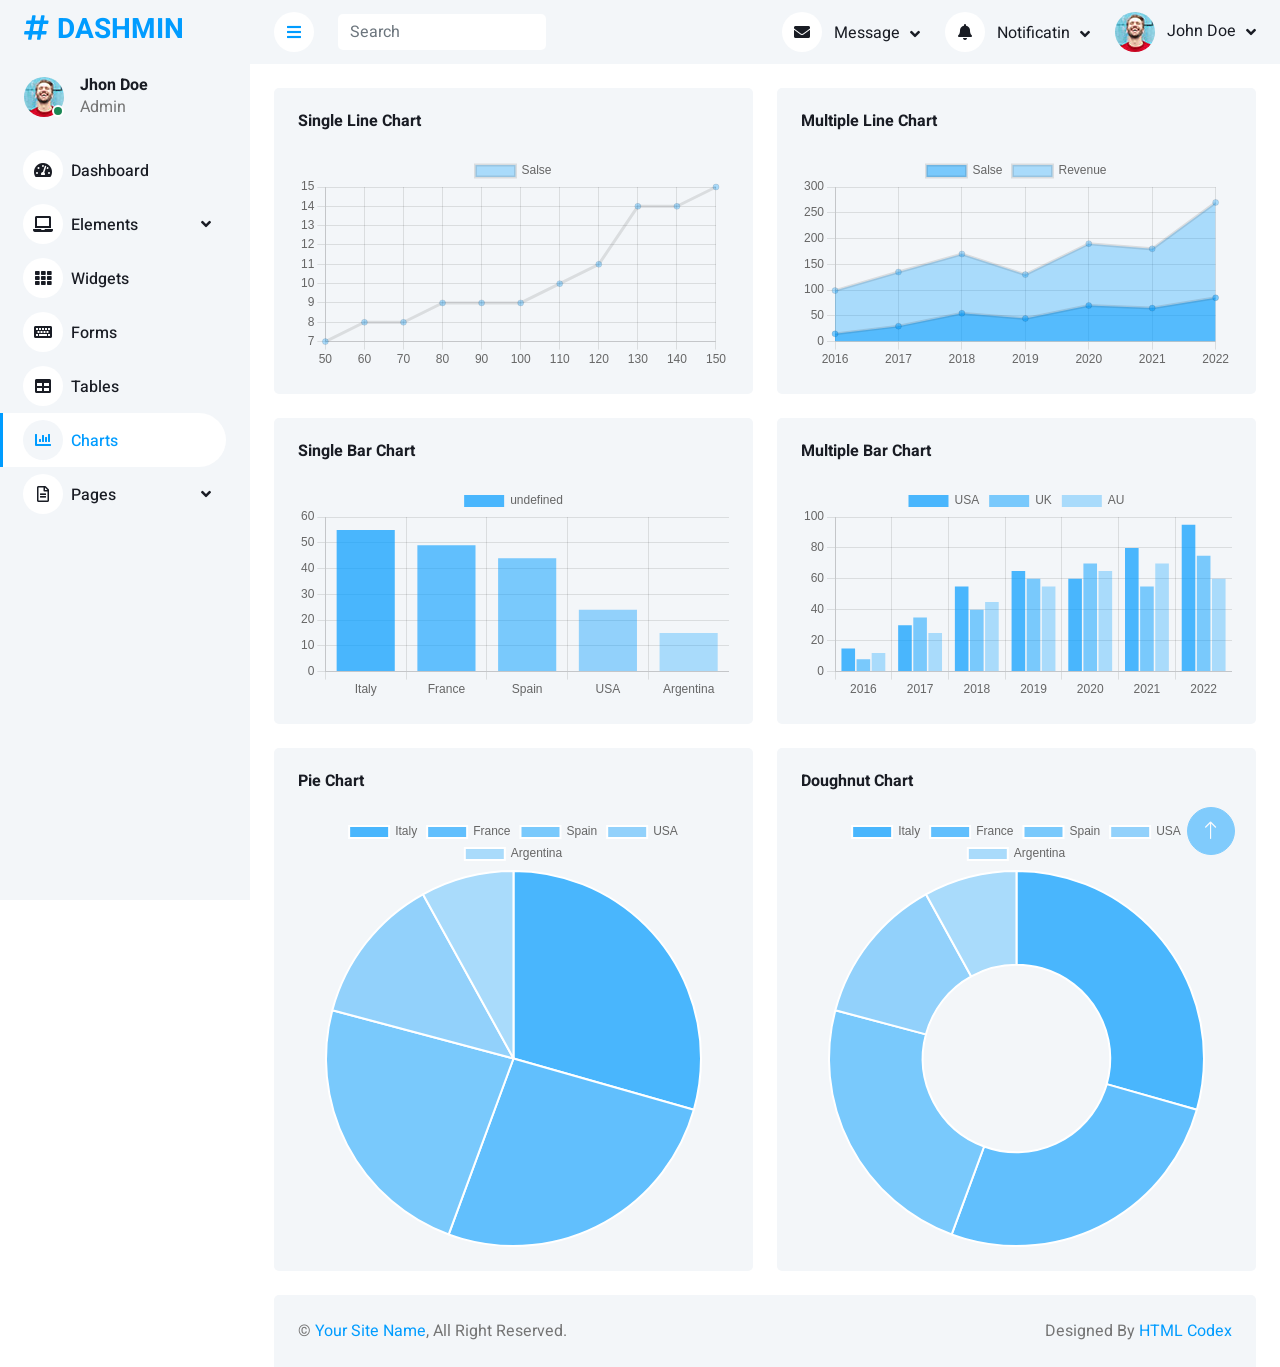
<file: dashboard/chart.html>
<!DOCTYPE html>
<html lang="en">

<head>
    <meta charset="utf-8">
    <title>DASHMIN - Bootstrap Admin Template</title>
    <meta content="width=device-width, initial-scale=1.0" name="viewport">
    <meta content="" name="keywords">
    <meta content="" name="description">

    <!-- Favicon -->
    <link href="img/favicon.ico" rel="icon">

    <!-- Google Web Fonts -->
    <link rel="preconnect" href="https://fonts.googleapis.com">
    <link rel="preconnect" href="https://fonts.gstatic.com" crossorigin>
    <link href="https://fonts.googleapis.com/css2?family=Heebo:wght@400;500;600;700&display=swap" rel="stylesheet">
    
    <!-- Icon Font Stylesheet -->
    <link href="https://cdnjs.cloudflare.com/ajax/libs/font-awesome/5.10.0/css/all.min.css" rel="stylesheet">
    <link href="https://cdn.jsdelivr.net/npm/bootstrap-icons@1.4.1/font/bootstrap-icons.css" rel="stylesheet">

    <!-- Libraries Stylesheet -->
    <link href="lib/owlcarousel/assets/owl.carousel.min.css" rel="stylesheet">
    <link href="lib/tempusdominus/css/tempusdominus-bootstrap-4.min.css" rel="stylesheet" />

    <!-- Customized Bootstrap Stylesheet -->
    <link href="css/bootstrap.min.css" rel="stylesheet">

    <!-- Template Stylesheet -->
    <link href="css/style.css" rel="stylesheet">
</head>

<body>
    <div class="container-xxl position-relative bg-white d-flex p-0">
        <!-- Spinner Start -->
        <div id="spinner" class="show bg-white position-fixed translate-middle w-100 vh-100 top-50 start-50 d-flex align-items-center justify-content-center">
            <div class="spinner-border text-primary" style="width: 3rem; height: 3rem;" role="status">
                <span class="sr-only">Loading...</span>
            </div>
        </div>
        <!-- Spinner End -->


        <!-- Sidebar Start -->
        <div class="sidebar pe-4 pb-3">
            <nav class="navbar bg-light navbar-light">
                <a href="index.html" class="navbar-brand mx-4 mb-3">
                    <h3 class="text-primary"><i class="fa fa-hashtag me-2"></i>DASHMIN</h3>
                </a>
                <div class="d-flex align-items-center ms-4 mb-4">
                    <div class="position-relative">
                        <img class="rounded-circle" src="img/user.jpg" alt="" style="width: 40px; height: 40px;">
                        <div class="bg-success rounded-circle border border-2 border-white position-absolute end-0 bottom-0 p-1"></div>
                    </div>
                    <div class="ms-3">
                        <h6 class="mb-0">Jhon Doe</h6>
                        <span>Admin</span>
                    </div>
                </div>
                <div class="navbar-nav w-100">
                    <a href="index.html" class="nav-item nav-link"><i class="fa fa-tachometer-alt me-2"></i>Dashboard</a>
                    <div class="nav-item dropdown">
                        <a href="#" class="nav-link dropdown-toggle" data-bs-toggle="dropdown"><i class="fa fa-laptop me-2"></i>Elements</a>
                        <div class="dropdown-menu bg-transparent border-0">
                            <a href="button.html" class="dropdown-item">Buttons</a>
                            <a href="typography.html" class="dropdown-item">Typography</a>
                            <a href="element.html" class="dropdown-item">Other Elements</a>
                        </div>
                    </div>
                    <a href="widget.html" class="nav-item nav-link"><i class="fa fa-th me-2"></i>Widgets</a>
                    <a href="form.html" class="nav-item nav-link"><i class="fa fa-keyboard me-2"></i>Forms</a>
                    <a href="table.html" class="nav-item nav-link"><i class="fa fa-table me-2"></i>Tables</a>
                    <a href="chart.html" class="nav-item nav-link active"><i class="fa fa-chart-bar me-2"></i>Charts</a>
                    <div class="nav-item dropdown">
                        <a href="#" class="nav-link dropdown-toggle" data-bs-toggle="dropdown"><i class="far fa-file-alt me-2"></i>Pages</a>
                        <div class="dropdown-menu bg-transparent border-0">
                            <a href="signin.html" class="dropdown-item">Sign In</a>
                            <a href="signup.html" class="dropdown-item">Sign Up</a>
                            <a href="404.html" class="dropdown-item">404 Error</a>
                            <a href="blank.html" class="dropdown-item">Blank Page</a>
                        </div>
                    </div>
                </div>
            </nav>
        </div>
        <!-- Sidebar End -->


        <!-- Content Start -->
        <div class="content">
            <!-- Navbar Start -->
            <nav class="navbar navbar-expand bg-light navbar-light sticky-top px-4 py-0">
                <a href="index.html" class="navbar-brand d-flex d-lg-none me-4">
                    <h2 class="text-primary mb-0"><i class="fa fa-hashtag"></i></h2>
                </a>
                <a href="#" class="sidebar-toggler flex-shrink-0">
                    <i class="fa fa-bars"></i>
                </a>
                <form class="d-none d-md-flex ms-4">
                    <input class="form-control border-0" type="search" placeholder="Search">
                </form>
                <div class="navbar-nav align-items-center ms-auto">
                    <div class="nav-item dropdown">
                        <a href="#" class="nav-link dropdown-toggle" data-bs-toggle="dropdown">
                            <i class="fa fa-envelope me-lg-2"></i>
                            <span class="d-none d-lg-inline-flex">Message</span>
                        </a>
                        <div class="dropdown-menu dropdown-menu-end bg-light border-0 rounded-0 rounded-bottom m-0">
                            <a href="#" class="dropdown-item">
                                <div class="d-flex align-items-center">
                                    <img class="rounded-circle" src="img/user.jpg" alt="" style="width: 40px; height: 40px;">
                                    <div class="ms-2">
                                        <h6 class="fw-normal mb-0">Jhon send you a message</h6>
                                        <small>15 minutes ago</small>
                                    </div>
                                </div>
                            </a>
                            <hr class="dropdown-divider">
                            <a href="#" class="dropdown-item">
                                <div class="d-flex align-items-center">
                                    <img class="rounded-circle" src="img/user.jpg" alt="" style="width: 40px; height: 40px;">
                                    <div class="ms-2">
                                        <h6 class="fw-normal mb-0">Jhon send you a message</h6>
                                        <small>15 minutes ago</small>
                                    </div>
                                </div>
                            </a>
                            <hr class="dropdown-divider">
                            <a href="#" class="dropdown-item">
                                <div class="d-flex align-items-center">
                                    <img class="rounded-circle" src="img/user.jpg" alt="" style="width: 40px; height: 40px;">
                                    <div class="ms-2">
                                        <h6 class="fw-normal mb-0">Jhon send you a message</h6>
                                        <small>15 minutes ago</small>
                                    </div>
                                </div>
                            </a>
                            <hr class="dropdown-divider">
                            <a href="#" class="dropdown-item text-center">See all message</a>
                        </div>
                    </div>
                    <div class="nav-item dropdown">
                        <a href="#" class="nav-link dropdown-toggle" data-bs-toggle="dropdown">
                            <i class="fa fa-bell me-lg-2"></i>
                            <span class="d-none d-lg-inline-flex">Notificatin</span>
                        </a>
                        <div class="dropdown-menu dropdown-menu-end bg-light border-0 rounded-0 rounded-bottom m-0">
                            <a href="#" class="dropdown-item">
                                <h6 class="fw-normal mb-0">Profile updated</h6>
                                <small>15 minutes ago</small>
                            </a>
                            <hr class="dropdown-divider">
                            <a href="#" class="dropdown-item">
                                <h6 class="fw-normal mb-0">New user added</h6>
                                <small>15 minutes ago</small>
                            </a>
                            <hr class="dropdown-divider">
                            <a href="#" class="dropdown-item">
                                <h6 class="fw-normal mb-0">Password changed</h6>
                                <small>15 minutes ago</small>
                            </a>
                            <hr class="dropdown-divider">
                            <a href="#" class="dropdown-item text-center">See all notifications</a>
                        </div>
                    </div>
                    <div class="nav-item dropdown">
                        <a href="#" class="nav-link dropdown-toggle" data-bs-toggle="dropdown">
                            <img class="rounded-circle me-lg-2" src="img/user.jpg" alt="" style="width: 40px; height: 40px;">
                            <span class="d-none d-lg-inline-flex">John Doe</span>
                        </a>
                        <div class="dropdown-menu dropdown-menu-end bg-light border-0 rounded-0 rounded-bottom m-0">
                            <a href="#" class="dropdown-item">My Profile</a>
                            <a href="#" class="dropdown-item">Settings</a>
                            <a href="#" class="dropdown-item">Log Out</a>
                        </div>
                    </div>
                </div>
            </nav>
            <!-- Navbar End -->


            <!-- Chart Start -->
            <div class="container-fluid pt-4 px-4">
                <div class="row g-4">
                    <div class="col-sm-12 col-xl-6">
                        <div class="bg-light rounded h-100 p-4">
                            <h6 class="mb-4">Single Line Chart</h6>
                            <canvas id="line-chart"></canvas>
                        </div>
                    </div>
                    <div class="col-sm-12 col-xl-6">
                        <div class="bg-light rounded h-100 p-4">
                            <h6 class="mb-4">Multiple Line Chart</h6>
                            <canvas id="salse-revenue"></canvas>
                        </div>
                    </div>
                    <div class="col-sm-12 col-xl-6">
                        <div class="bg-light rounded h-100 p-4">
                            <h6 class="mb-4">Single Bar Chart</h6>
                            <canvas id="bar-chart"></canvas>
                        </div>
                    </div>
                    <div class="col-sm-12 col-xl-6">
                        <div class="bg-light rounded h-100 p-4">
                            <h6 class="mb-4">Multiple Bar Chart</h6>
                            <canvas id="worldwide-sales"></canvas>
                        </div>
                    </div>
                    <div class="col-sm-12 col-xl-6">
                        <div class="bg-light rounded h-100 p-4">
                            <h6 class="mb-4">Pie Chart</h6>
                            <canvas id="pie-chart"></canvas>
                        </div>
                    </div>
                    <div class="col-sm-12 col-xl-6">
                        <div class="bg-light rounded h-100 p-4">
                            <h6 class="mb-4">Doughnut Chart</h6>
                            <canvas id="doughnut-chart"></canvas>
                        </div>
                    </div>
                </div>
            </div>
            <!-- Chart End -->


            <!-- Footer Start -->
            <div class="container-fluid pt-4 px-4">
                <div class="bg-light rounded-top p-4">
                    <div class="row">
                        <div class="col-12 col-sm-6 text-center text-sm-start">
                            &copy; <a href="#">Your Site Name</a>, All Right Reserved. 
                        </div>
                        <div class="col-12 col-sm-6 text-center text-sm-end">
                            <!--/*** This template is free as long as you keep the footer author’s credit link/attribution link/backlink. If you'd like to use the template without the footer author’s credit link/attribution link/backlink, you can purchase the Credit Removal License from "https://htmlcodex.com/credit-removal". Thank you for your support. ***/-->
                            Designed By <a href="https://htmlcodex.com">HTML Codex</a>
                        </div>
                    </div>
                </div>
            </div>
            <!-- Footer End -->
        </div>
        <!-- Content End -->


        <!-- Back to Top -->
        <a href="#" class="btn btn-lg btn-primary btn-lg-square back-to-top"><i class="bi bi-arrow-up"></i></a>
    </div>

    <!-- JavaScript Libraries -->
    <script src="https://code.jquery.com/jquery-3.4.1.min.js"></script>
    <script src="https://cdn.jsdelivr.net/npm/bootstrap@5.0.0/dist/js/bootstrap.bundle.min.js"></script>
    <script src="lib/chart/chart.min.js"></script>
    <script src="lib/easing/easing.min.js"></script>
    <script src="lib/waypoints/waypoints.min.js"></script>
    <script src="lib/owlcarousel/owl.carousel.min.js"></script>
    <script src="lib/tempusdominus/js/moment.min.js"></script>
    <script src="lib/tempusdominus/js/moment-timezone.min.js"></script>
    <script src="lib/tempusdominus/js/tempusdominus-bootstrap-4.min.js"></script>

    <!-- Template Javascript -->
    <script src="js/main.js"></script>
</body>

</html>
</file>
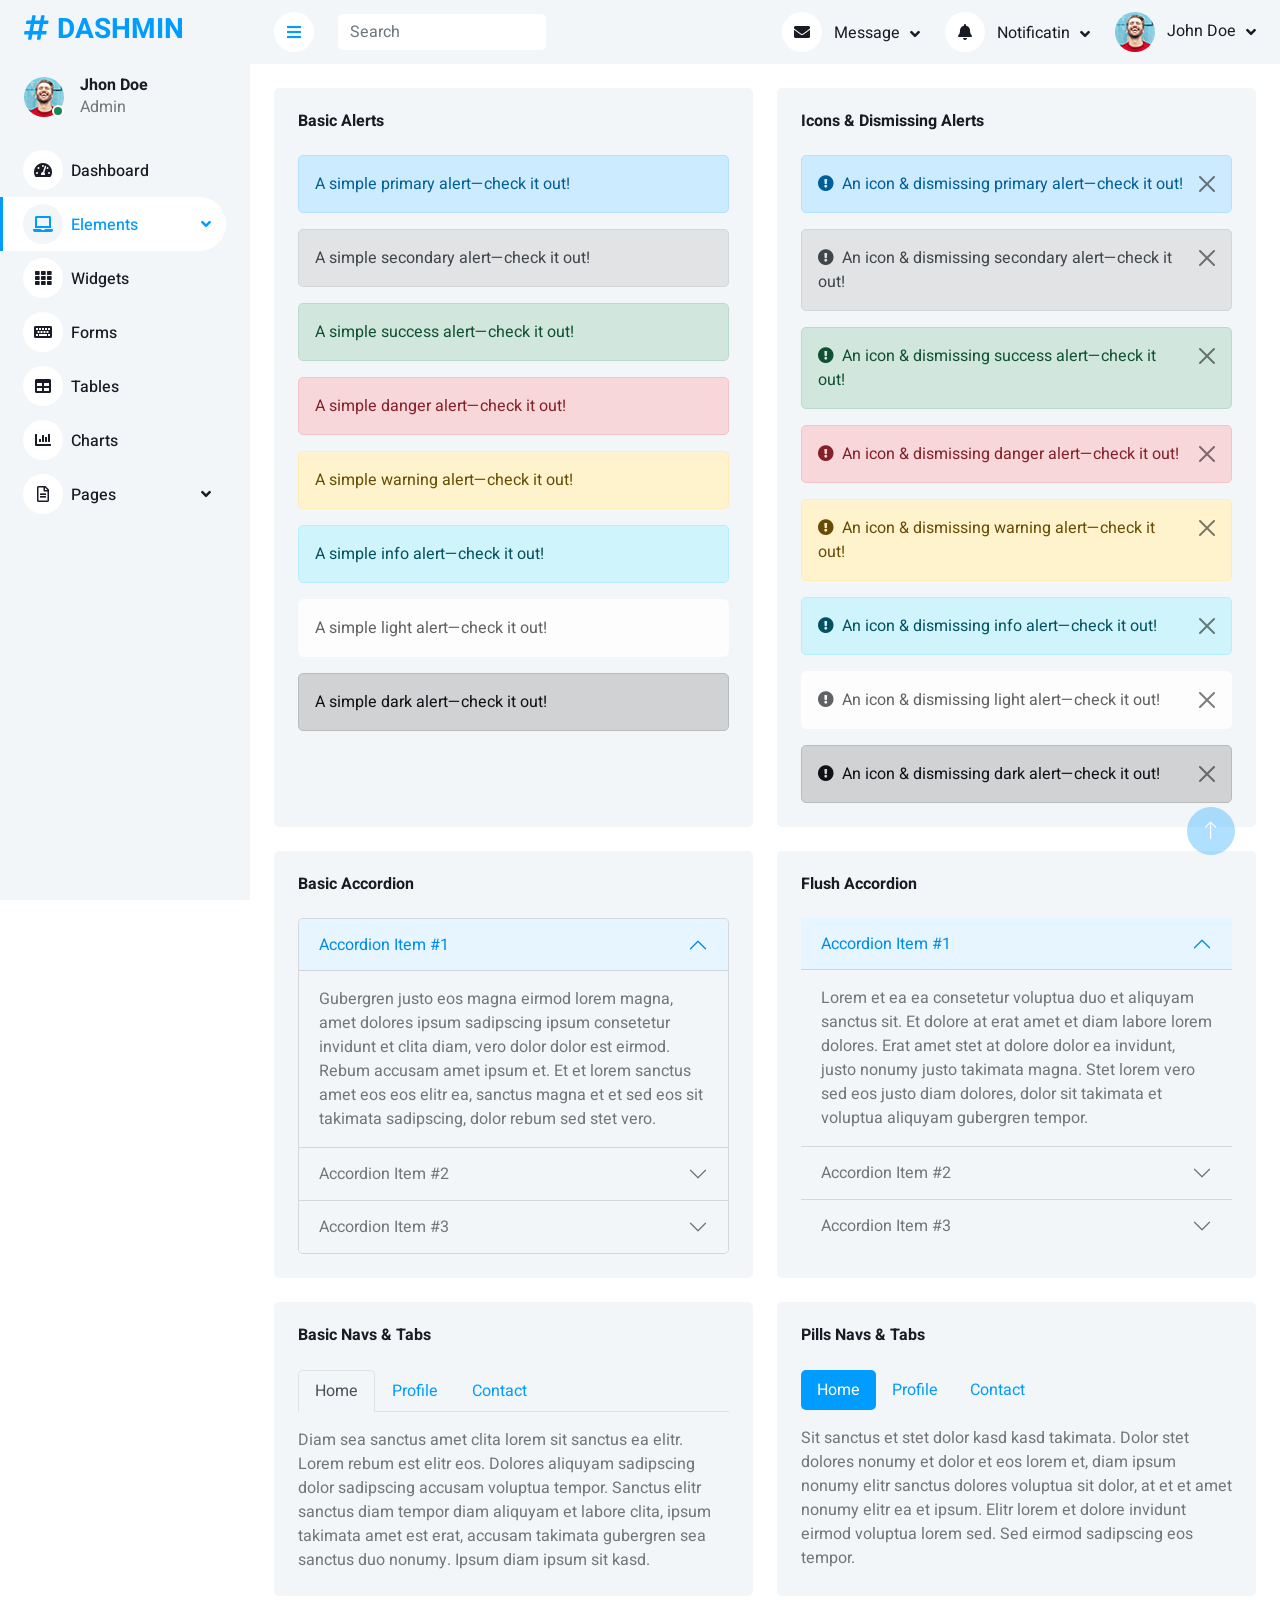
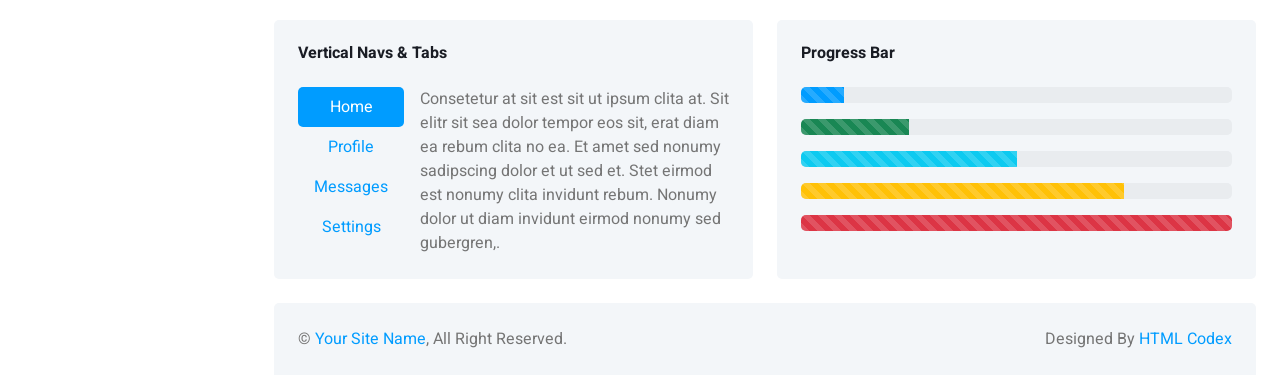
<file: dashboard/element.html>
<!DOCTYPE html>
<html lang="en">

<head>
    <meta charset="utf-8">
    <title>DASHMIN - Bootstrap Admin Template</title>
    <meta content="width=device-width, initial-scale=1.0" name="viewport">
    <meta content="" name="keywords">
    <meta content="" name="description">

    <!-- Favicon -->
    <link href="img/favicon.ico" rel="icon">

    <!-- Google Web Fonts -->
    <link rel="preconnect" href="https://fonts.googleapis.com">
    <link rel="preconnect" href="https://fonts.gstatic.com" crossorigin>
    <link href="https://fonts.googleapis.com/css2?family=Heebo:wght@400;500;600;700&display=swap" rel="stylesheet">
    
    <!-- Icon Font Stylesheet -->
    <link href="https://cdnjs.cloudflare.com/ajax/libs/font-awesome/5.10.0/css/all.min.css" rel="stylesheet">
    <link href="https://cdn.jsdelivr.net/npm/bootstrap-icons@1.4.1/font/bootstrap-icons.css" rel="stylesheet">

    <!-- Libraries Stylesheet -->
    <link href="lib/owlcarousel/assets/owl.carousel.min.css" rel="stylesheet">
    <link href="lib/tempusdominus/css/tempusdominus-bootstrap-4.min.css" rel="stylesheet" />

    <!-- Customized Bootstrap Stylesheet -->
    <link href="css/bootstrap.min.css" rel="stylesheet">

    <!-- Template Stylesheet -->
    <link href="css/style.css" rel="stylesheet">
</head>

<body>
    <div class="container-xxl position-relative bg-white d-flex p-0">
        <!-- Spinner Start -->
        <div id="spinner" class="show bg-white position-fixed translate-middle w-100 vh-100 top-50 start-50 d-flex align-items-center justify-content-center">
            <div class="spinner-border text-primary" style="width: 3rem; height: 3rem;" role="status">
                <span class="sr-only">Loading...</span>
            </div>
        </div>
        <!-- Spinner End -->


        <!-- Sidebar Start -->
        <div class="sidebar pe-4 pb-3">
            <nav class="navbar bg-light navbar-light">
                <a href="index.html" class="navbar-brand mx-4 mb-3">
                    <h3 class="text-primary"><i class="fa fa-hashtag me-2"></i>DASHMIN</h3>
                </a>
                <div class="d-flex align-items-center ms-4 mb-4">
                    <div class="position-relative">
                        <img class="rounded-circle" src="img/user.jpg" alt="" style="width: 40px; height: 40px;">
                        <div class="bg-success rounded-circle border border-2 border-white position-absolute end-0 bottom-0 p-1"></div>
                    </div>
                    <div class="ms-3">
                        <h6 class="mb-0">Jhon Doe</h6>
                        <span>Admin</span>
                    </div>
                </div>
                <div class="navbar-nav w-100">
                    <a href="index.html" class="nav-item nav-link"><i class="fa fa-tachometer-alt me-2"></i>Dashboard</a>
                    <div class="nav-item dropdown">
                        <a href="#" class="nav-link dropdown-toggle active" data-bs-toggle="dropdown"><i class="fa fa-laptop me-2"></i>Elements</a>
                        <div class="dropdown-menu bg-transparent border-0">
                            <a href="button.html" class="dropdown-item">Buttons</a>
                            <a href="typography.html" class="dropdown-item">Typography</a>
                            <a href="element.html" class="dropdown-item active">Other Elements</a>
                        </div>
                    </div>
                    <a href="widget.html" class="nav-item nav-link"><i class="fa fa-th me-2"></i>Widgets</a>
                    <a href="form.html" class="nav-item nav-link"><i class="fa fa-keyboard me-2"></i>Forms</a>
                    <a href="table.html" class="nav-item nav-link"><i class="fa fa-table me-2"></i>Tables</a>
                    <a href="chart.html" class="nav-item nav-link"><i class="fa fa-chart-bar me-2"></i>Charts</a>
                    <div class="nav-item dropdown">
                        <a href="#" class="nav-link dropdown-toggle" data-bs-toggle="dropdown"><i class="far fa-file-alt me-2"></i>Pages</a>
                        <div class="dropdown-menu bg-transparent border-0">
                            <a href="signin.html" class="dropdown-item">Sign In</a>
                            <a href="signup.html" class="dropdown-item">Sign Up</a>
                            <a href="404.html" class="dropdown-item">404 Error</a>
                            <a href="blank.html" class="dropdown-item">Blank Page</a>
                        </div>
                    </div>
                </div>
            </nav>
        </div>
        <!-- Sidebar End -->


        <!-- Content Start -->
        <div class="content">
            <!-- Navbar Start -->
            <nav class="navbar navbar-expand bg-light navbar-light sticky-top px-4 py-0">
                <a href="index.html" class="navbar-brand d-flex d-lg-none me-4">
                    <h2 class="text-primary mb-0"><i class="fa fa-hashtag"></i></h2>
                </a>
                <a href="#" class="sidebar-toggler flex-shrink-0">
                    <i class="fa fa-bars"></i>
                </a>
                <form class="d-none d-md-flex ms-4">
                    <input class="form-control border-0" type="search" placeholder="Search">
                </form>
                <div class="navbar-nav align-items-center ms-auto">
                    <div class="nav-item dropdown">
                        <a href="#" class="nav-link dropdown-toggle" data-bs-toggle="dropdown">
                            <i class="fa fa-envelope me-lg-2"></i>
                            <span class="d-none d-lg-inline-flex">Message</span>
                        </a>
                        <div class="dropdown-menu dropdown-menu-end bg-light border-0 rounded-0 rounded-bottom m-0">
                            <a href="#" class="dropdown-item">
                                <div class="d-flex align-items-center">
                                    <img class="rounded-circle" src="img/user.jpg" alt="" style="width: 40px; height: 40px;">
                                    <div class="ms-2">
                                        <h6 class="fw-normal mb-0">Jhon send you a message</h6>
                                        <small>15 minutes ago</small>
                                    </div>
                                </div>
                            </a>
                            <hr class="dropdown-divider">
                            <a href="#" class="dropdown-item">
                                <div class="d-flex align-items-center">
                                    <img class="rounded-circle" src="img/user.jpg" alt="" style="width: 40px; height: 40px;">
                                    <div class="ms-2">
                                        <h6 class="fw-normal mb-0">Jhon send you a message</h6>
                                        <small>15 minutes ago</small>
                                    </div>
                                </div>
                            </a>
                            <hr class="dropdown-divider">
                            <a href="#" class="dropdown-item">
                                <div class="d-flex align-items-center">
                                    <img class="rounded-circle" src="img/user.jpg" alt="" style="width: 40px; height: 40px;">
                                    <div class="ms-2">
                                        <h6 class="fw-normal mb-0">Jhon send you a message</h6>
                                        <small>15 minutes ago</small>
                                    </div>
                                </div>
                            </a>
                            <hr class="dropdown-divider">
                            <a href="#" class="dropdown-item text-center">See all message</a>
                        </div>
                    </div>
                    <div class="nav-item dropdown">
                        <a href="#" class="nav-link dropdown-toggle" data-bs-toggle="dropdown">
                            <i class="fa fa-bell me-lg-2"></i>
                            <span class="d-none d-lg-inline-flex">Notificatin</span>
                        </a>
                        <div class="dropdown-menu dropdown-menu-end bg-light border-0 rounded-0 rounded-bottom m-0">
                            <a href="#" class="dropdown-item">
                                <h6 class="fw-normal mb-0">Profile updated</h6>
                                <small>15 minutes ago</small>
                            </a>
                            <hr class="dropdown-divider">
                            <a href="#" class="dropdown-item">
                                <h6 class="fw-normal mb-0">New user added</h6>
                                <small>15 minutes ago</small>
                            </a>
                            <hr class="dropdown-divider">
                            <a href="#" class="dropdown-item">
                                <h6 class="fw-normal mb-0">Password changed</h6>
                                <small>15 minutes ago</small>
                            </a>
                            <hr class="dropdown-divider">
                            <a href="#" class="dropdown-item text-center">See all notifications</a>
                        </div>
                    </div>
                    <div class="nav-item dropdown">
                        <a href="#" class="nav-link dropdown-toggle" data-bs-toggle="dropdown">
                            <img class="rounded-circle me-lg-2" src="img/user.jpg" alt="" style="width: 40px; height: 40px;">
                            <span class="d-none d-lg-inline-flex">John Doe</span>
                        </a>
                        <div class="dropdown-menu dropdown-menu-end bg-light border-0 rounded-0 rounded-bottom m-0">
                            <a href="#" class="dropdown-item">My Profile</a>
                            <a href="#" class="dropdown-item">Settings</a>
                            <a href="#" class="dropdown-item">Log Out</a>
                        </div>
                    </div>
                </div>
            </nav>
            <!-- Navbar End -->


            <!-- Other Elements Start -->
            <div class="container-fluid pt-4 px-4">
                <div class="row g-4">
                    <div class="col-sm-12 col-xl-6">
                        <div class="bg-light rounded h-100 p-4">
                            <h6 class="mb-4">Basic Alerts</h6>
                            <div class="alert alert-primary" role="alert">
                                A simple primary alert—check it out!
                            </div>
                            <div class="alert alert-secondary" role="alert">
                                A simple secondary alert—check it out!
                            </div>
                            <div class="alert alert-success" role="alert">
                                A simple success alert—check it out!
                            </div>
                            <div class="alert alert-danger" role="alert">
                                A simple danger alert—check it out!
                            </div>
                            <div class="alert alert-warning" role="alert">
                                A simple warning alert—check it out!
                            </div>
                            <div class="alert alert-info" role="alert">
                                A simple info alert—check it out!
                            </div>
                            <div class="alert alert-light" role="alert">
                                A simple light alert—check it out!
                            </div>
                            <div class="alert alert-dark mb-0" role="alert">
                                A simple dark alert—check it out!
                            </div>
                        </div>
                    </div>
                    <div class="col-sm-12 col-xl-6">
                        <div class="bg-light rounded h-100 p-4">
                            <h6 class="mb-4">Icons & Dismissing Alerts</h6>
                            <div class="alert alert-primary alert-dismissible fade show" role="alert">
                                <i class="fa fa-exclamation-circle me-2"></i>An icon & dismissing primary alert—check it out!
                                <button type="button" class="btn-close" data-bs-dismiss="alert" aria-label="Close"></button>
                            </div>
                            <div class="alert alert-secondary alert-dismissible fade show" role="alert">
                                <i class="fa fa-exclamation-circle me-2"></i>An icon & dismissing secondary alert—check it out!
                                <button type="button" class="btn-close" data-bs-dismiss="alert" aria-label="Close"></button>
                            </div>
                            <div class="alert alert-success alert-dismissible fade show" role="alert">
                                <i class="fa fa-exclamation-circle me-2"></i>An icon & dismissing success alert—check it out!
                                <button type="button" class="btn-close" data-bs-dismiss="alert" aria-label="Close"></button>
                            </div>
                            <div class="alert alert-danger alert-dismissible fade show" role="alert">
                                <i class="fa fa-exclamation-circle me-2"></i>An icon & dismissing danger alert—check it out!
                                <button type="button" class="btn-close" data-bs-dismiss="alert" aria-label="Close"></button>
                            </div>
                            <div class="alert alert-warning alert-dismissible fade show" role="alert">
                                <i class="fa fa-exclamation-circle me-2"></i>An icon & dismissing warning alert—check it out!
                                <button type="button" class="btn-close" data-bs-dismiss="alert" aria-label="Close"></button>
                            </div>
                            <div class="alert alert-info alert-dismissible fade show" role="alert">
                                <i class="fa fa-exclamation-circle me-2"></i>An icon & dismissing info alert—check it out!
                                <button type="button" class="btn-close" data-bs-dismiss="alert" aria-label="Close"></button>
                            </div>
                            <div class="alert alert-light alert-dismissible fade show" role="alert">
                                <i class="fa fa-exclamation-circle me-2"></i>An icon & dismissing light alert—check it out!
                                <button type="button" class="btn-close" data-bs-dismiss="alert" aria-label="Close"></button>
                            </div>
                            <div class="alert alert-dark alert-dismissible fade show mb-0" role="alert">
                                <i class="fa fa-exclamation-circle me-2"></i>An icon & dismissing dark alert—check it out!
                                <button type="button" class="btn-close" data-bs-dismiss="alert" aria-label="Close"></button>
                            </div>
                        </div>
                    </div>
                    <div class="col-sm-12 col-xl-6">
                        <div class="bg-light rounded h-100 p-4">
                            <h6 class="mb-4">Basic Accordion</h6>
                            <div class="accordion" id="accordionExample">
                                <div class="accordion-item">
                                    <h2 class="accordion-header" id="headingOne">
                                        <button class="accordion-button" type="button" data-bs-toggle="collapse"
                                            data-bs-target="#collapseOne" aria-expanded="true"
                                            aria-controls="collapseOne">
                                            Accordion Item #1
                                        </button>
                                    </h2>
                                    <div id="collapseOne" class="accordion-collapse collapse show"
                                        aria-labelledby="headingOne" data-bs-parent="#accordionExample">
                                        <div class="accordion-body">
                                            Gubergren justo eos magna eirmod lorem magna, amet dolores ipsum sadipscing ipsum consetetur invidunt et clita diam, vero dolor dolor est eirmod. Rebum accusam amet ipsum et. Et et lorem sanctus amet eos eos elitr ea, sanctus magna et et sed eos sit takimata sadipscing, dolor rebum sed stet vero.
                                        </div>
                                    </div>
                                </div>
                                <div class="accordion-item">
                                    <h2 class="accordion-header" id="headingTwo">
                                        <button class="accordion-button collapsed" type="button"
                                            data-bs-toggle="collapse" data-bs-target="#collapseTwo"
                                            aria-expanded="false" aria-controls="collapseTwo">
                                            Accordion Item #2
                                        </button>
                                    </h2>
                                    <div id="collapseTwo" class="accordion-collapse collapse"
                                        aria-labelledby="headingTwo" data-bs-parent="#accordionExample">
                                        <div class="accordion-body">
                                            Voluptua sit dolores consetetur ea et diam est et takimata. Et erat sadipscing dolores et stet diam ut ut diam, sit aliquyam no magna et dolore lorem dolor sit. Lorem lorem sed sed duo, eirmod sit diam ipsum sit erat, lorem sit dolor diam amet ea aliquyam tempor rebum invidunt,.
                                        </div>
                                    </div>
                                </div>
                                <div class="accordion-item">
                                    <h2 class="accordion-header" id="headingThree">
                                        <button class="accordion-button collapsed" type="button"
                                            data-bs-toggle="collapse" data-bs-target="#collapseThree"
                                            aria-expanded="false" aria-controls="collapseThree">
                                            Accordion Item #3
                                        </button>
                                    </h2>
                                    <div id="collapseThree" class="accordion-collapse collapse"
                                        aria-labelledby="headingThree" data-bs-parent="#accordionExample">
                                        <div class="accordion-body">
                                            Dolore eos dolor tempor justo sea eos amet eos kasd dolor, et diam tempor lorem dolores vero. Stet dolore gubergren nonumy diam. Consetetur sit takimata magna invidunt, dolore sea amet consetetur ea et rebum, invidunt et amet sit sea. Dolor eirmod sed magna sadipscing sadipscing lorem lorem sed, sit lorem.
                                        </div>
                                    </div>
                                </div>
                            </div>
                        </div>
                    </div>
                    <div class="col-sm-12 col-xl-6">
                        <div class="bg-light rounded h-100 p-4">
                            <h6 class="mb-4">Flush Accordion</h6>
                            <div class="accordion accordion-flush" id="accordionFlushExample">
                                <div class="accordion-item">
                                    <h2 class="accordion-header" id="flush-headingOne">
                                        <button class="accordion-button" type="button"
                                            data-bs-toggle="collapse" data-bs-target="#flush-collapseOne"
                                            aria-expanded="true" aria-controls="flush-collapseOne">
                                            Accordion Item #1
                                        </button>
                                    </h2>
                                    <div id="flush-collapseOne" class="accordion-collapse collapse show"
                                        aria-labelledby="flush-headingOne" data-bs-parent="#accordionFlushExample">
                                        <div class="accordion-body">
                                            Lorem et ea ea consetetur voluptua duo et aliquyam sanctus sit. Et dolore at erat amet et diam labore lorem dolores. Erat amet stet at dolore dolor ea invidunt, justo nonumy justo takimata magna. Stet lorem vero sed eos justo diam dolores, dolor sit takimata et voluptua aliquyam gubergren tempor.
                                        </div>
                                    </div>
                                </div>
                                <div class="accordion-item">
                                    <h2 class="accordion-header" id="flush-headingTwo">
                                        <button class="accordion-button collapsed" type="button"
                                            data-bs-toggle="collapse" data-bs-target="#flush-collapseTwo"
                                            aria-expanded="false" aria-controls="flush-collapseTwo">
                                            Accordion Item #2
                                        </button>
                                    </h2>
                                    <div id="flush-collapseTwo" class="accordion-collapse collapse"
                                        aria-labelledby="flush-headingTwo" data-bs-parent="#accordionFlushExample">
                                        <div class="accordion-body">
                                            Sea diam dolore aliquyam aliquyam diam et consetetur et. Accusam amet no invidunt invidunt et consetetur, magna ut nonumy kasd erat tempor dolor et. Diam magna dolor sed amet duo dolores magna vero. Amet sit sadipscing ea diam clita lorem sit. Vero et et et tempor diam. Ipsum eirmod sit.
                                        </div>
                                    </div>
                                </div>
                                <div class="accordion-item">
                                    <h2 class="accordion-header" id="flush-headingThree">
                                        <button class="accordion-button collapsed" type="button"
                                            data-bs-toggle="collapse" data-bs-target="#flush-collapseThree"
                                            aria-expanded="false" aria-controls="flush-collapseThree">
                                            Accordion Item #3
                                        </button>
                                    </h2>
                                    <div id="flush-collapseThree" class="accordion-collapse collapse"
                                        aria-labelledby="flush-headingThree" data-bs-parent="#accordionFlushExample">
                                        <div class="accordion-body">
                                            Sea sea sit sanctus magna gubergren kasd, magna justo ea lorem lorem. Elitr aliquyam ipsum clita consetetur duo at nonumy invidunt, invidunt eos dolore vero sit amet amet magna tempor clita, takimata diam justo stet erat et vero erat. Sit ipsum eirmod sea ut vero dolores sea clita nonumy, no.
                                        </div>
                                    </div>
                                </div>
                            </div>
                        </div>
                    </div>
                    <div class="col-sm-12 col-xl-6">
                        <div class="bg-light rounded h-100 p-4">
                            <h6 class="mb-4">Basic Navs & Tabs</h6>
                            <nav>
                                <div class="nav nav-tabs" id="nav-tab" role="tablist">
                                    <button class="nav-link active" id="nav-home-tab" data-bs-toggle="tab"
                                        data-bs-target="#nav-home" type="button" role="tab" aria-controls="nav-home"
                                        aria-selected="true">Home</button>
                                    <button class="nav-link" id="nav-profile-tab" data-bs-toggle="tab"
                                        data-bs-target="#nav-profile" type="button" role="tab"
                                        aria-controls="nav-profile" aria-selected="false">Profile</button>
                                    <button class="nav-link" id="nav-contact-tab" data-bs-toggle="tab"
                                        data-bs-target="#nav-contact" type="button" role="tab"
                                        aria-controls="nav-contact" aria-selected="false">Contact</button>
                                </div>
                            </nav>
                            <div class="tab-content pt-3" id="nav-tabContent">
                                <div class="tab-pane fade show active" id="nav-home" role="tabpanel" aria-labelledby="nav-home-tab">
                                    Diam sea sanctus amet clita lorem sit sanctus ea elitr. Lorem rebum est elitr eos. Dolores aliquyam sadipscing dolor sadipscing accusam voluptua tempor. Sanctus elitr sanctus diam tempor diam aliquyam et labore clita, ipsum takimata amet est erat, accusam takimata gubergren sea sanctus duo nonumy. Ipsum diam ipsum sit kasd.
                                </div>
                                <div class="tab-pane fade" id="nav-profile" role="tabpanel" aria-labelledby="nav-profile-tab">
                                    Sanctus vero sit kasd sea gubergren takimata consetetur elitr elitr, consetetur sadipscing takimata ipsum dolores. Accusam duo accusam et labore ea elitr ipsum tempor sit, dolore aliquyam ipsum sit amet sit. Et dolore ipsum labore invidunt rebum. Sed dolore gubergren sanctus vero diam lorem rebum elitr, erat diam dolor clita.
                                </div>
                                <div class="tab-pane fade" id="nav-contact" role="tabpanel" aria-labelledby="nav-contact-tab">
                                    Sit consetetur eirmod lorem ea magna sadipscing ipsum elitr invidunt, dolores lorem erat ipsum ut aliquyam eos lorem sed. Nonumy aliquyam ea justo eos dolores dolores duo dolores. Aliquyam dolor sea dolores sit takimata no erat vero. At lorem justo tempor lorem duo, stet kasd aliquyam ipsum voluptua labore at.
                                </div>
                            </div>
                        </div>
                    </div>
                    <div class="col-sm-12 col-xl-6">
                        <div class="bg-light rounded h-100 p-4">
                            <h6 class="mb-4">Pills Navs & Tabs</h6>
                            <ul class="nav nav-pills mb-3" id="pills-tab" role="tablist">
                                <li class="nav-item" role="presentation">
                                    <button class="nav-link active" id="pills-home-tab" data-bs-toggle="pill"
                                        data-bs-target="#pills-home" type="button" role="tab" aria-controls="pills-home"
                                        aria-selected="true">Home</button>
                                </li>
                                <li class="nav-item" role="presentation">
                                    <button class="nav-link" id="pills-profile-tab" data-bs-toggle="pill"
                                        data-bs-target="#pills-profile" type="button" role="tab"
                                        aria-controls="pills-profile" aria-selected="false">Profile</button>
                                </li>
                                <li class="nav-item" role="presentation">
                                    <button class="nav-link" id="pills-contact-tab" data-bs-toggle="pill"
                                        data-bs-target="#pills-contact" type="button" role="tab"
                                        aria-controls="pills-contact" aria-selected="false">Contact</button>
                                </li>
                            </ul>
                            <div class="tab-content" id="pills-tabContent">
                                <div class="tab-pane fade show active" id="pills-home" role="tabpanel" aria-labelledby="pills-home-tab">
                                    Sit sanctus et stet dolor kasd kasd takimata. Dolor stet dolores nonumy et dolor et eos lorem et, diam ipsum nonumy elitr sanctus dolores voluptua sit dolor, at et et amet nonumy elitr ea et ipsum. Elitr lorem et dolore invidunt eirmod voluptua lorem sed. Sed eirmod sadipscing eos tempor.
                                </div>
                                <div class="tab-pane fade" id="pills-profile" role="tabpanel" aria-labelledby="pills-profile-tab">
                                    Invidunt rebum voluptua lorem eirmod dolore. Amet no sed sanctus lorem ea. Nonumy sit stet sit magna. Rebum rebum ipsum clita erat consetetur, sit dolor sit clita et amet. Est et clita dolore takimata, sea dolores tempor erat consetetur lorem. Consetetur sea sadipscing dolor et dolores et stet, tempor elitr.
                                </div>
                                <div class="tab-pane fade" id="pills-contact" role="tabpanel" aria-labelledby="pills-contact-tab">
                                    Et diam et est sed vero ipsum voluptua dolor et, sit eos justo ipsum no ipsum amet sed aliquyam dolore, ut ipsum sanctus et consetetur. Sit ea sit clita lorem ea gubergren. Et dolore vero sanctus voluptua ipsum sadipscing amet at. Et sed dolore voluptua dolor eos tempor, erat amet.
                                </div>
                            </div>
                        </div>
                    </div>
                    <div class="col-sm-12 col-xl-6">
                        <div class="bg-light rounded h-100 p-4">
                            <h6 class="mb-4">Vertical Navs & Tabs</h6>
                            <div class="d-flex align-items-start">
                                <div class="nav flex-column nav-pills me-3" id="v-pills-tab" role="tablist"
                                    aria-orientation="vertical">
                                    <button class="nav-link active" id="v-pills-home-tab" data-bs-toggle="pill"
                                        data-bs-target="#v-pills-home" type="button" role="tab"
                                        aria-controls="v-pills-home" aria-selected="true">Home</button>
                                    <button class="nav-link" id="v-pills-profile-tab" data-bs-toggle="pill"
                                        data-bs-target="#v-pills-profile" type="button" role="tab"
                                        aria-controls="v-pills-profile" aria-selected="false">Profile</button>
                                    <button class="nav-link" id="v-pills-messages-tab" data-bs-toggle="pill"
                                        data-bs-target="#v-pills-messages" type="button" role="tab"
                                        aria-controls="v-pills-messages" aria-selected="false">Messages</button>
                                    <button class="nav-link" id="v-pills-settings-tab" data-bs-toggle="pill"
                                        data-bs-target="#v-pills-settings" type="button" role="tab"
                                        aria-controls="v-pills-settings" aria-selected="false">Settings</button>
                                </div>
                                <div class="tab-content" id="v-pills-tabContent">
                                    <div class="tab-pane fade show active" id="v-pills-home" role="tabpanel" aria-labelledby="v-pills-home-tab">
                                        Consetetur at sit est sit ut ipsum clita at. Sit elitr sit sea dolor tempor eos sit, erat diam ea rebum clita no ea. Et amet sed nonumy sadipscing dolor et ut sed et. Stet eirmod est nonumy clita invidunt rebum. Nonumy dolor ut diam invidunt eirmod nonumy sed gubergren,.
                                    </div>
                                    <div class="tab-pane fade" id="v-pills-profile" role="tabpanel" aria-labelledby="v-pills-profile-tab">
                                        Tempor et kasd accusam duo et dolor no accusam dolore, dolor sed voluptua duo no, sit et stet lorem dolor ipsum tempor consetetur vero, consetetur est eos sit eirmod erat diam accusam sadipscing sit. Takimata erat ea eirmod tempor elitr dolore sadipscing kasd justo, elitr tempor sed eos sadipscing magna.
                                    </div>
                                    <div class="tab-pane fade" id="v-pills-messages" role="tabpanel" aria-labelledby="v-pills-messages-tab">
                                        Sed kasd kasd ea clita sed lorem amet tempor est voluptua, labore stet dolores gubergren clita lorem sed nonumy at. Dolores et ut erat voluptua. Est voluptua stet accusam rebum, elitr amet sit takimata sea eirmod. Sanctus elitr amet sit dolore sea stet et ut. Dolor et sanctus elitr ut.
                                    </div>
                                    <div class="tab-pane fade" id="v-pills-settings" role="tabpanel" aria-labelledby="v-pills-settings-tab">
                                        Sit et vero kasd sea et at, aliquyam takimata et et est, labore et takimata sed ut stet sanctus, nonumy dolor invidunt sit labore et, amet et dolor sit dolor tempor et dolor ipsum nonumy, accusam clita sadipscing ut et labore labore est, dolore accusam vero at est sit. Invidunt.
                                    </div>
                                </div>
                            </div>
                        </div>
                    </div>
                    <div class="col-sm-12 col-xl-6">
                        <div class="bg-light rounded h-100 p-4">
                            <h6 class="mb-4">Progress Bar</h6>
                            <div class="pg-bar mb-3">
                                <div class="progress">
                                    <div class="progress-bar progress-bar-striped" role="progressbar" aria-valuenow="10" aria-valuemin="0" aria-valuemax="100"></div>
                                </div>
                            </div>
                            <div class="pg-bar mb-3">
                                <div class="progress">
                                    <div class="progress-bar progress-bar-striped bg-success" role="progressbar" aria-valuenow="25" aria-valuemin="0" aria-valuemax="100"></div>
                                </div>
                            </div>
                            <div class="pg-bar mb-3">
                                <div class="progress">
                                    <div class="progress-bar progress-bar-striped bg-info" role="progressbar" aria-valuenow="50" aria-valuemin="0" aria-valuemax="100"></div>
                                </div>
                            </div>
                            <div class="pg-bar mb-3">
                                <div class="progress">
                                    <div class="progress-bar progress-bar-striped bg-warning" role="progressbar" aria-valuenow="75" aria-valuemin="0" aria-valuemax="100"></div>
                                </div>
                            </div>
                            <div class="pg-bar mb-0">
                                <div class="progress">
                                    <div class="progress-bar progress-bar-striped bg-danger" role="progressbar" aria-valuenow="100" aria-valuemin="0" aria-valuemax="100"></div>
                                </div>
                            </div>
                        </div>
                    </div>
                </div>
            </div>
            <!-- Other Elements End -->


            <!-- Footer Start -->
            <div class="container-fluid pt-4 px-4">
                <div class="bg-light rounded-top p-4">
                    <div class="row">
                        <div class="col-12 col-sm-6 text-center text-sm-start">
                            &copy; <a href="#">Your Site Name</a>, All Right Reserved. 
                        </div>
                        <div class="col-12 col-sm-6 text-center text-sm-end">
                            <!--/*** This template is free as long as you keep the footer author’s credit link/attribution link/backlink. If you'd like to use the template without the footer author’s credit link/attribution link/backlink, you can purchase the Credit Removal License from "https://htmlcodex.com/credit-removal". Thank you for your support. ***/-->
                            Designed By <a href="https://htmlcodex.com">HTML Codex</a>
                        </div>
                    </div>
                </div>
            </div>
            <!-- Footer End -->
        </div>
        <!-- Content End -->


        <!-- Back to Top -->
        <a href="#" class="btn btn-lg btn-primary btn-lg-square back-to-top"><i class="bi bi-arrow-up"></i></a>
    </div>

    <!-- JavaScript Libraries -->
    <script src="https://code.jquery.com/jquery-3.4.1.min.js"></script>
    <script src="https://cdn.jsdelivr.net/npm/bootstrap@5.0.0/dist/js/bootstrap.bundle.min.js"></script>
    <script src="lib/chart/chart.min.js"></script>
    <script src="lib/easing/easing.min.js"></script>
    <script src="lib/waypoints/waypoints.min.js"></script>
    <script src="lib/owlcarousel/owl.carousel.min.js"></script>
    <script src="lib/tempusdominus/js/moment.min.js"></script>
    <script src="lib/tempusdominus/js/moment-timezone.min.js"></script>
    <script src="lib/tempusdominus/js/tempusdominus-bootstrap-4.min.js"></script>

    <!-- Template Javascript -->
    <script src="js/main.js"></script>
</body>

</html>
</file>
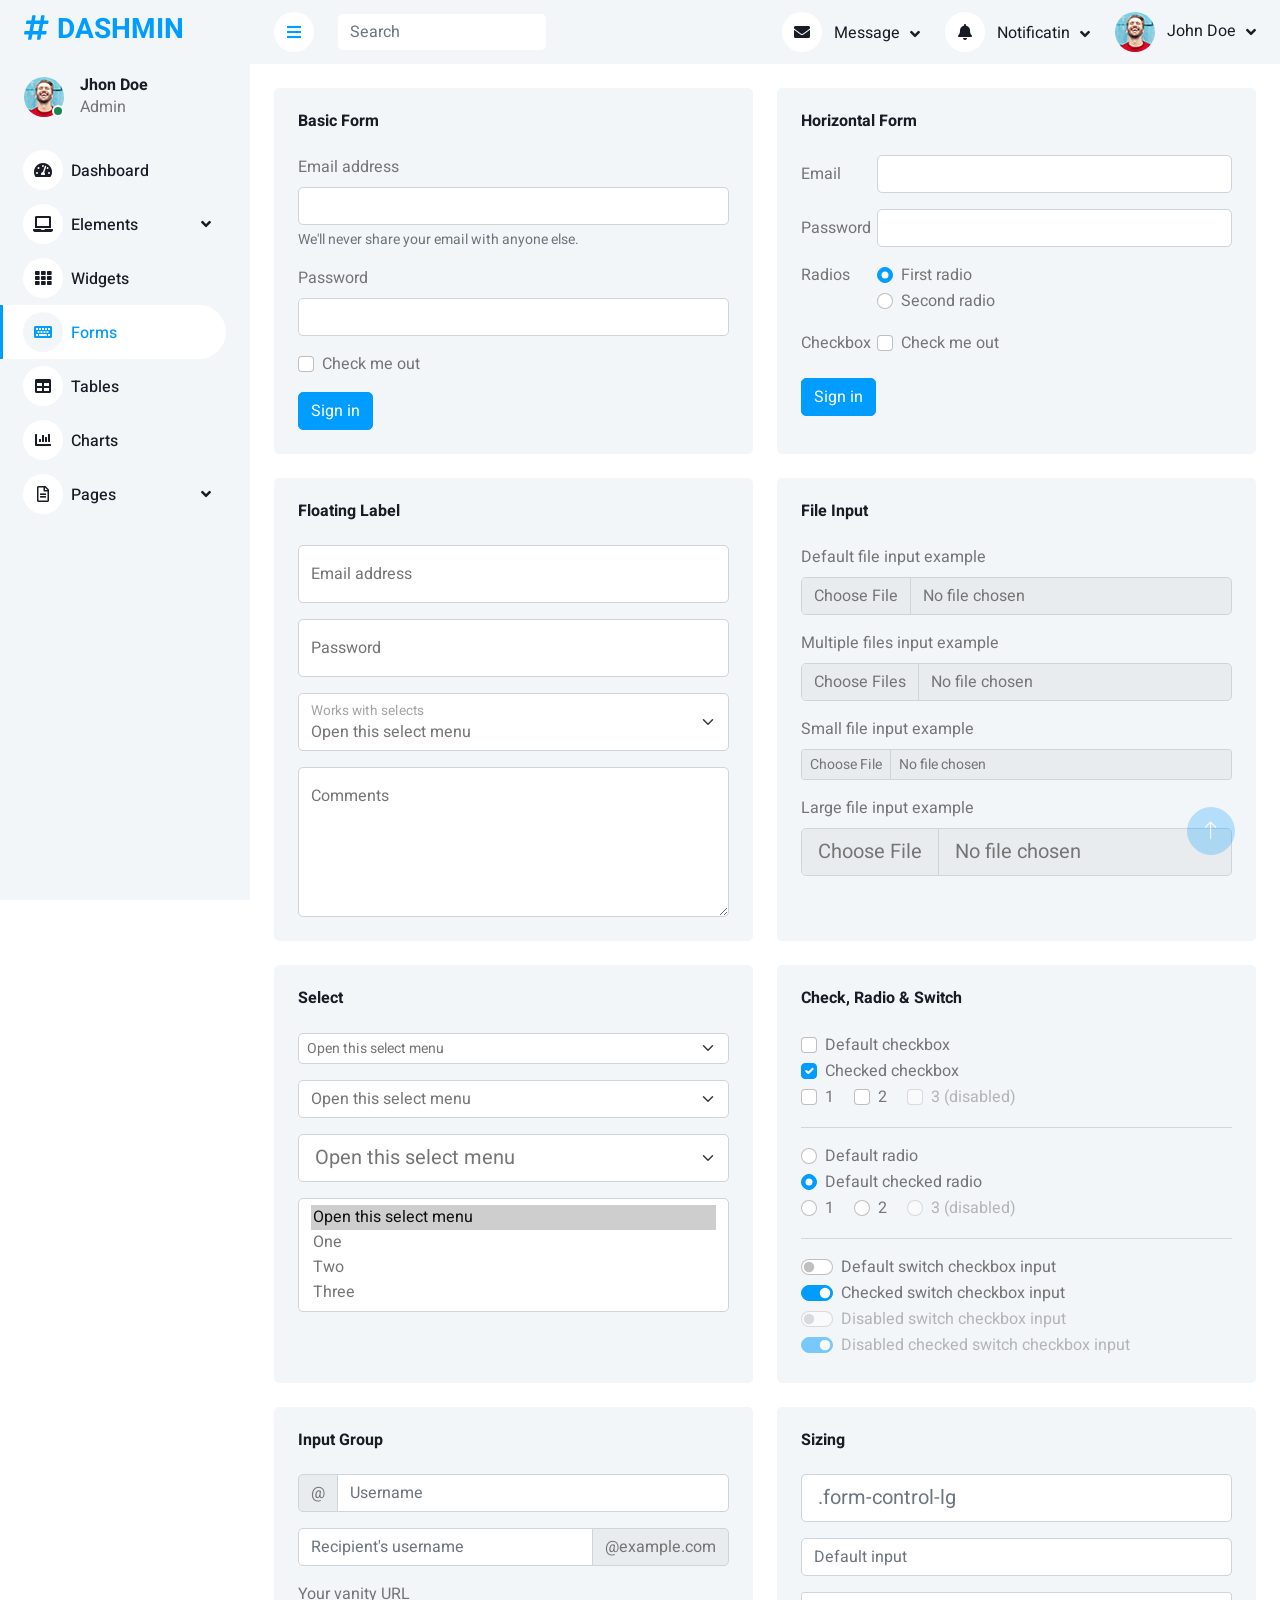
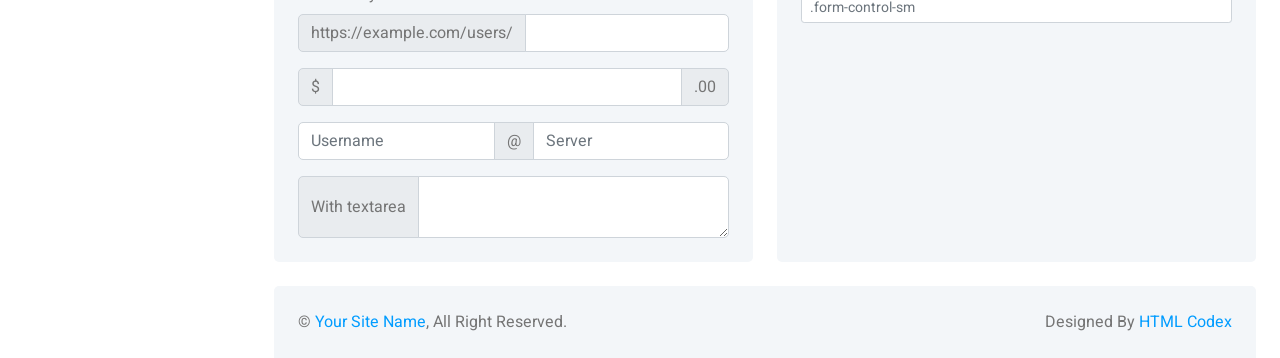
<file: dashboard/form.html>
<!DOCTYPE html>
<html lang="en">

<head>
    <meta charset="utf-8">
    <title>DASHMIN - Bootstrap Admin Template</title>
    <meta content="width=device-width, initial-scale=1.0" name="viewport">
    <meta content="" name="keywords">
    <meta content="" name="description">

    <!-- Favicon -->
    <link href="img/favicon.ico" rel="icon">

    <!-- Google Web Fonts -->
    <link rel="preconnect" href="https://fonts.googleapis.com">
    <link rel="preconnect" href="https://fonts.gstatic.com" crossorigin>
    <link href="https://fonts.googleapis.com/css2?family=Heebo:wght@400;500;600;700&display=swap" rel="stylesheet">
    
    <!-- Icon Font Stylesheet -->
    <link href="https://cdnjs.cloudflare.com/ajax/libs/font-awesome/5.10.0/css/all.min.css" rel="stylesheet">
    <link href="https://cdn.jsdelivr.net/npm/bootstrap-icons@1.4.1/font/bootstrap-icons.css" rel="stylesheet">

    <!-- Libraries Stylesheet -->
    <link href="lib/owlcarousel/assets/owl.carousel.min.css" rel="stylesheet">
    <link href="lib/tempusdominus/css/tempusdominus-bootstrap-4.min.css" rel="stylesheet" />

    <!-- Customized Bootstrap Stylesheet -->
    <link href="css/bootstrap.min.css" rel="stylesheet">

    <!-- Template Stylesheet -->
    <link href="css/style.css" rel="stylesheet">
</head>

<body>
    <div class="container-xxl position-relative bg-white d-flex p-0">
        <!-- Spinner Start -->
        <div id="spinner" class="show bg-white position-fixed translate-middle w-100 vh-100 top-50 start-50 d-flex align-items-center justify-content-center">
            <div class="spinner-border text-primary" style="width: 3rem; height: 3rem;" role="status">
                <span class="sr-only">Loading...</span>
            </div>
        </div>
        <!-- Spinner End -->


        <!-- Sidebar Start -->
        <div class="sidebar pe-4 pb-3">
            <nav class="navbar bg-light navbar-light">
                <a href="index.html" class="navbar-brand mx-4 mb-3">
                    <h3 class="text-primary"><i class="fa fa-hashtag me-2"></i>DASHMIN</h3>
                </a>
                <div class="d-flex align-items-center ms-4 mb-4">
                    <div class="position-relative">
                        <img class="rounded-circle" src="img/user.jpg" alt="" style="width: 40px; height: 40px;">
                        <div class="bg-success rounded-circle border border-2 border-white position-absolute end-0 bottom-0 p-1"></div>
                    </div>
                    <div class="ms-3">
                        <h6 class="mb-0">Jhon Doe</h6>
                        <span>Admin</span>
                    </div>
                </div>
                <div class="navbar-nav w-100">
                    <a href="index.html" class="nav-item nav-link"><i class="fa fa-tachometer-alt me-2"></i>Dashboard</a>
                    <div class="nav-item dropdown">
                        <a href="#" class="nav-link dropdown-toggle" data-bs-toggle="dropdown"><i class="fa fa-laptop me-2"></i>Elements</a>
                        <div class="dropdown-menu bg-transparent border-0">
                            <a href="button.html" class="dropdown-item">Buttons</a>
                            <a href="typography.html" class="dropdown-item">Typography</a>
                            <a href="element.html" class="dropdown-item">Other Elements</a>
                        </div>
                    </div>
                    <a href="widget.html" class="nav-item nav-link"><i class="fa fa-th me-2"></i>Widgets</a>
                    <a href="form.html" class="nav-item nav-link active"><i class="fa fa-keyboard me-2"></i>Forms</a>
                    <a href="table.html" class="nav-item nav-link"><i class="fa fa-table me-2"></i>Tables</a>
                    <a href="chart.html" class="nav-item nav-link"><i class="fa fa-chart-bar me-2"></i>Charts</a>
                    <div class="nav-item dropdown">
                        <a href="#" class="nav-link dropdown-toggle" data-bs-toggle="dropdown"><i class="far fa-file-alt me-2"></i>Pages</a>
                        <div class="dropdown-menu bg-transparent border-0">
                            <a href="signin.html" class="dropdown-item">Sign In</a>
                            <a href="signup.html" class="dropdown-item">Sign Up</a>
                            <a href="404.html" class="dropdown-item">404 Error</a>
                            <a href="blank.html" class="dropdown-item">Blank Page</a>
                        </div>
                    </div>
                </div>
            </nav>
        </div>
        <!-- Sidebar End -->


        <!-- Content Start -->
        <div class="content">
            <!-- Navbar Start -->
            <nav class="navbar navbar-expand bg-light navbar-light sticky-top px-4 py-0">
                <a href="index.html" class="navbar-brand d-flex d-lg-none me-4">
                    <h2 class="text-primary mb-0"><i class="fa fa-hashtag"></i></h2>
                </a>
                <a href="#" class="sidebar-toggler flex-shrink-0">
                    <i class="fa fa-bars"></i>
                </a>
                <form class="d-none d-md-flex ms-4">
                    <input class="form-control border-0" type="search" placeholder="Search">
                </form>
                <div class="navbar-nav align-items-center ms-auto">
                    <div class="nav-item dropdown">
                        <a href="#" class="nav-link dropdown-toggle" data-bs-toggle="dropdown">
                            <i class="fa fa-envelope me-lg-2"></i>
                            <span class="d-none d-lg-inline-flex">Message</span>
                        </a>
                        <div class="dropdown-menu dropdown-menu-end bg-light border-0 rounded-0 rounded-bottom m-0">
                            <a href="#" class="dropdown-item">
                                <div class="d-flex align-items-center">
                                    <img class="rounded-circle" src="img/user.jpg" alt="" style="width: 40px; height: 40px;">
                                    <div class="ms-2">
                                        <h6 class="fw-normal mb-0">Jhon send you a message</h6>
                                        <small>15 minutes ago</small>
                                    </div>
                                </div>
                            </a>
                            <hr class="dropdown-divider">
                            <a href="#" class="dropdown-item">
                                <div class="d-flex align-items-center">
                                    <img class="rounded-circle" src="img/user.jpg" alt="" style="width: 40px; height: 40px;">
                                    <div class="ms-2">
                                        <h6 class="fw-normal mb-0">Jhon send you a message</h6>
                                        <small>15 minutes ago</small>
                                    </div>
                                </div>
                            </a>
                            <hr class="dropdown-divider">
                            <a href="#" class="dropdown-item">
                                <div class="d-flex align-items-center">
                                    <img class="rounded-circle" src="img/user.jpg" alt="" style="width: 40px; height: 40px;">
                                    <div class="ms-2">
                                        <h6 class="fw-normal mb-0">Jhon send you a message</h6>
                                        <small>15 minutes ago</small>
                                    </div>
                                </div>
                            </a>
                            <hr class="dropdown-divider">
                            <a href="#" class="dropdown-item text-center">See all message</a>
                        </div>
                    </div>
                    <div class="nav-item dropdown">
                        <a href="#" class="nav-link dropdown-toggle" data-bs-toggle="dropdown">
                            <i class="fa fa-bell me-lg-2"></i>
                            <span class="d-none d-lg-inline-flex">Notificatin</span>
                        </a>
                        <div class="dropdown-menu dropdown-menu-end bg-light border-0 rounded-0 rounded-bottom m-0">
                            <a href="#" class="dropdown-item">
                                <h6 class="fw-normal mb-0">Profile updated</h6>
                                <small>15 minutes ago</small>
                            </a>
                            <hr class="dropdown-divider">
                            <a href="#" class="dropdown-item">
                                <h6 class="fw-normal mb-0">New user added</h6>
                                <small>15 minutes ago</small>
                            </a>
                            <hr class="dropdown-divider">
                            <a href="#" class="dropdown-item">
                                <h6 class="fw-normal mb-0">Password changed</h6>
                                <small>15 minutes ago</small>
                            </a>
                            <hr class="dropdown-divider">
                            <a href="#" class="dropdown-item text-center">See all notifications</a>
                        </div>
                    </div>
                    <div class="nav-item dropdown">
                        <a href="#" class="nav-link dropdown-toggle" data-bs-toggle="dropdown">
                            <img class="rounded-circle me-lg-2" src="img/user.jpg" alt="" style="width: 40px; height: 40px;">
                            <span class="d-none d-lg-inline-flex">John Doe</span>
                        </a>
                        <div class="dropdown-menu dropdown-menu-end bg-light border-0 rounded-0 rounded-bottom m-0">
                            <a href="#" class="dropdown-item">My Profile</a>
                            <a href="#" class="dropdown-item">Settings</a>
                            <a href="#" class="dropdown-item">Log Out</a>
                        </div>
                    </div>
                </div>
            </nav>
            <!-- Navbar End -->


            <!-- Form Start -->
            <div class="container-fluid pt-4 px-4">
                <div class="row g-4">
                    <div class="col-sm-12 col-xl-6">
                        <div class="bg-light rounded h-100 p-4">
                            <h6 class="mb-4">Basic Form</h6>
                            <form>
                                <div class="mb-3">
                                    <label for="exampleInputEmail1" class="form-label">Email address</label>
                                    <input type="email" class="form-control" id="exampleInputEmail1"
                                        aria-describedby="emailHelp">
                                    <div id="emailHelp" class="form-text">We'll never share your email with anyone else.
                                    </div>
                                </div>
                                <div class="mb-3">
                                    <label for="exampleInputPassword1" class="form-label">Password</label>
                                    <input type="password" class="form-control" id="exampleInputPassword1">
                                </div>
                                <div class="mb-3 form-check">
                                    <input type="checkbox" class="form-check-input" id="exampleCheck1">
                                    <label class="form-check-label" for="exampleCheck1">Check me out</label>
                                </div>
                                <button type="submit" class="btn btn-primary">Sign in</button>
                            </form>
                        </div>
                    </div>
                    <div class="col-sm-12 col-xl-6">
                        <div class="bg-light rounded h-100 p-4">
                            <h6 class="mb-4">Horizontal Form</h6>
                            <form>
                                <div class="row mb-3">
                                    <label for="inputEmail3" class="col-sm-2 col-form-label">Email</label>
                                    <div class="col-sm-10">
                                        <input type="email" class="form-control" id="inputEmail3">
                                    </div>
                                </div>
                                <div class="row mb-3">
                                    <label for="inputPassword3" class="col-sm-2 col-form-label">Password</label>
                                    <div class="col-sm-10">
                                        <input type="password" class="form-control" id="inputPassword3">
                                    </div>
                                </div>
                                <fieldset class="row mb-3">
                                    <legend class="col-form-label col-sm-2 pt-0">Radios</legend>
                                    <div class="col-sm-10">
                                        <div class="form-check">
                                            <input class="form-check-input" type="radio" name="gridRadios"
                                                id="gridRadios1" value="option1" checked>
                                            <label class="form-check-label" for="gridRadios1">
                                                First radio
                                            </label>
                                        </div>
                                        <div class="form-check">
                                            <input class="form-check-input" type="radio" name="gridRadios"
                                                id="gridRadios2" value="option2">
                                            <label class="form-check-label" for="gridRadios2">
                                                Second radio
                                            </label>
                                        </div>
                                    </div>
                                </fieldset>
                                <div class="row mb-3">
                                    <legend class="col-form-label col-sm-2 pt-0">Checkbox</legend>
                                    <div class="col-sm-10">
                                        <div class="form-check">
                                            <input class="form-check-input" type="checkbox" id="gridCheck1">
                                            <label class="form-check-label" for="gridCheck1">
                                                Check me out
                                            </label>
                                        </div>
                                    </div>
                                </div>
                                <button type="submit" class="btn btn-primary">Sign in</button>
                            </form>
                        </div>
                    </div>
                    <div class="col-sm-12 col-xl-6">
                        <div class="bg-light rounded h-100 p-4">
                            <h6 class="mb-4">Floating Label</h6>
                            <div class="form-floating mb-3">
                                <input type="email" class="form-control" id="floatingInput"
                                    placeholder="name@example.com">
                                <label for="floatingInput">Email address</label>
                            </div>
                            <div class="form-floating mb-3">
                                <input type="password" class="form-control" id="floatingPassword"
                                    placeholder="Password">
                                <label for="floatingPassword">Password</label>
                            </div>
                            <div class="form-floating mb-3">
                                <select class="form-select" id="floatingSelect"
                                    aria-label="Floating label select example">
                                    <option selected>Open this select menu</option>
                                    <option value="1">One</option>
                                    <option value="2">Two</option>
                                    <option value="3">Three</option>
                                </select>
                                <label for="floatingSelect">Works with selects</label>
                            </div>
                            <div class="form-floating">
                                <textarea class="form-control" placeholder="Leave a comment here"
                                    id="floatingTextarea" style="height: 150px;"></textarea>
                                <label for="floatingTextarea">Comments</label>
                            </div>
                        </div>
                    </div>
                    <div class="col-sm-12 col-xl-6">
                        <div class="bg-light rounded h-100 p-4">
                            <h6 class="mb-4">File Input</h6>
                            <div class="mb-3">
                                <label for="formFile" class="form-label">Default file input example</label>
                                <input class="form-control" type="file" id="formFile">
                            </div>
                            <div class="mb-3">
                                <label for="formFileMultiple" class="form-label">Multiple files input example</label>
                                <input class="form-control" type="file" id="formFileMultiple" multiple>
                            </div>
                            <div class="mb-3">
                                <label for="formFileSm" class="form-label">Small file input example</label>
                                <input class="form-control form-control-sm" id="formFileSm" type="file">
                            </div>
                            <div>
                                <label for="formFileLg" class="form-label">Large file input example</label>
                                <input class="form-control form-control-lg" id="formFileLg" type="file">
                            </div>
                        </div>
                    </div>
                    <div class="col-sm-12 col-xl-6">
                        <div class="bg-light rounded h-100 p-4">
                            <h6 class="mb-4">Select</h6>
                            <select class="form-select form-select-sm mb-3" aria-label=".form-select-sm example">
                                <option selected>Open this select menu</option>
                                <option value="1">One</option>
                                <option value="2">Two</option>
                                <option value="3">Three</option>
                            </select>
                            <select class="form-select mb-3" aria-label="Default select example">
                                <option selected>Open this select menu</option>
                                <option value="1">One</option>
                                <option value="2">Two</option>
                                <option value="3">Three</option>
                            </select>
                            <select class="form-select form-select-lg mb-3" aria-label=".form-select-lg example">
                                <option selected>Open this select menu</option>
                                <option value="1">One</option>
                                <option value="2">Two</option>
                                <option value="3">Three</option>
                            </select>
                            <select class="form-select" multiple aria-label="multiple select example">
                                <option selected>Open this select menu</option>
                                <option value="1">One</option>
                                <option value="2">Two</option>
                                <option value="3">Three</option>
                            </select>
                        </div>
                    </div>
                    <div class="col-sm-12 col-xl-6">
                        <div class="bg-light rounded h-100 p-4">
                            <h6 class="mb-4">Check, Radio & Switch</h6>
                            <div class="form-check">
                                <input class="form-check-input" type="checkbox" value="" id="flexCheckDefault">
                                <label class="form-check-label" for="flexCheckDefault">
                                    Default checkbox
                                </label>
                            </div>
                            <div class="form-check">
                                <input class="form-check-input" type="checkbox" value="" id="flexCheckChecked" checked>
                                <label class="form-check-label" for="flexCheckChecked">
                                    Checked checkbox
                                </label>
                            </div>
                            <div class="form-check form-check-inline">
                                <input class="form-check-input" type="checkbox" id="inlineCheckbox1" value="option1">
                                <label class="form-check-label" for="inlineCheckbox1">1</label>
                            </div>
                            <div class="form-check form-check-inline">
                                <input class="form-check-input" type="checkbox" id="inlineCheckbox2" value="option2">
                                <label class="form-check-label" for="inlineCheckbox2">2</label>
                            </div>
                            <div class="form-check form-check-inline">
                                <input class="form-check-input" type="checkbox" id="inlineCheckbox3" value="option3"
                                    disabled>
                                <label class="form-check-label" for="inlineCheckbox3">3 (disabled)</label>
                            </div>
                            <hr>
                            <div class="form-check">
                                <input class="form-check-input" type="radio" name="flexRadioDefault"
                                    id="flexRadioDefault1">
                                <label class="form-check-label" for="flexRadioDefault1">
                                    Default radio
                                </label>
                            </div>
                            <div class="form-check">
                                <input class="form-check-input" type="radio" name="flexRadioDefault"
                                    id="flexRadioDefault2" checked>
                                <label class="form-check-label" for="flexRadioDefault2">
                                    Default checked radio
                                </label>
                            </div>
                            <div class="form-check form-check-inline">
                                <input class="form-check-input" type="radio" name="inlineRadioOptions" id="inlineRadio1"
                                    value="option1">
                                <label class="form-check-label" for="inlineRadio1">1</label>
                            </div>
                            <div class="form-check form-check-inline">
                                <input class="form-check-input" type="radio" name="inlineRadioOptions" id="inlineRadio2"
                                    value="option2">
                                <label class="form-check-label" for="inlineRadio2">2</label>
                            </div>
                            <div class="form-check form-check-inline">
                                <input class="form-check-input" type="radio" name="inlineRadioOptions" id="inlineRadio3"
                                    value="option3" disabled>
                                <label class="form-check-label" for="inlineRadio3">3 (disabled)</label>
                            </div>
                            <hr>
                            <div class="form-check form-switch">
                                <input class="form-check-input" type="checkbox" role="switch"
                                    id="flexSwitchCheckDefault">
                                <label class="form-check-label" for="flexSwitchCheckDefault">Default switch checkbox
                                    input</label>
                            </div>
                            <div class="form-check form-switch">
                                <input class="form-check-input" type="checkbox" role="switch"
                                    id="flexSwitchCheckChecked" checked>
                                <label class="form-check-label" for="flexSwitchCheckChecked">Checked switch checkbox
                                    input</label>
                            </div>
                            <div class="form-check form-switch">
                                <input class="form-check-input" type="checkbox" role="switch"
                                    id="flexSwitchCheckDisabled" disabled>
                                <label class="form-check-label" for="flexSwitchCheckDisabled">Disabled switch checkbox
                                    input</label>
                            </div>
                            <div class="form-check form-switch">
                                <input class="form-check-input" type="checkbox" role="switch"
                                    id="flexSwitchCheckCheckedDisabled" checked disabled>
                                <label class="form-check-label" for="flexSwitchCheckCheckedDisabled">Disabled checked
                                    switch checkbox input</label>
                            </div>
                        </div>
                    </div>
                    <div class="col-sm-12 col-xl-6">
                        <div class="bg-light rounded h-100 p-4">
                            <h6 class="mb-4">Input Group</h6>
                            <div class="input-group mb-3">
                                <span class="input-group-text" id="basic-addon1">@</span>
                                <input type="text" class="form-control" placeholder="Username" aria-label="Username"
                                    aria-describedby="basic-addon1">
                            </div>
                            <div class="input-group mb-3">
                                <input type="text" class="form-control" placeholder="Recipient's username"
                                    aria-label="Recipient's username" aria-describedby="basic-addon2">
                                <span class="input-group-text" id="basic-addon2">@example.com</span>
                            </div>
                            <label for="basic-url" class="form-label">Your vanity URL</label>
                            <div class="input-group mb-3">
                                <span class="input-group-text" id="basic-addon3">https://example.com/users/</span>
                                <input type="text" class="form-control" id="basic-url" aria-describedby="basic-addon3">
                            </div>
                            <div class="input-group mb-3">
                                <span class="input-group-text">$</span>
                                <input type="text" class="form-control" aria-label="Amount (to the nearest dollar)">
                                <span class="input-group-text">.00</span>
                            </div>
                            <div class="input-group mb-3">
                                <input type="text" class="form-control" placeholder="Username" aria-label="Username">
                                <span class="input-group-text">@</span>
                                <input type="text" class="form-control" placeholder="Server" aria-label="Server">
                            </div>
                            <div class="input-group">
                                <span class="input-group-text">With textarea</span>
                                <textarea class="form-control" aria-label="With textarea"></textarea>
                            </div>
                        </div>
                    </div>
                    <div class="col-sm-12 col-xl-6">
                        <div class="bg-light rounded h-100 p-4">
                            <h6 class="mb-4">Sizing</h6>
                            <input class="form-control form-control-lg mb-3" type="text" placeholder=".form-control-lg"
                                aria-label=".form-control-lg example">
                            <input class="form-control mb-3" type="text" placeholder="Default input"
                                aria-label="default input example">
                            <input class="form-control form-control-sm" type="text" placeholder=".form-control-sm"
                                aria-label=".form-control-sm example">
                        </div>
                    </div>
                </div>
            </div>
            <!-- Form End -->


            <!-- Footer Start -->
            <div class="container-fluid pt-4 px-4">
                <div class="bg-light rounded-top p-4">
                    <div class="row">
                        <div class="col-12 col-sm-6 text-center text-sm-start">
                            &copy; <a href="#">Your Site Name</a>, All Right Reserved. 
                        </div>
                        <div class="col-12 col-sm-6 text-center text-sm-end">
                            <!--/*** This template is free as long as you keep the footer author’s credit link/attribution link/backlink. If you'd like to use the template without the footer author’s credit link/attribution link/backlink, you can purchase the Credit Removal License from "https://htmlcodex.com/credit-removal". Thank you for your support. ***/-->
                            Designed By <a href="https://htmlcodex.com">HTML Codex</a>
                        </div>
                    </div>
                </div>
            </div>
            <!-- Footer End -->
        </div>
        <!-- Content End -->


        <!-- Back to Top -->
        <a href="#" class="btn btn-lg btn-primary btn-lg-square back-to-top"><i class="bi bi-arrow-up"></i></a>
    </div>

    <!-- JavaScript Libraries -->
    <script src="https://code.jquery.com/jquery-3.4.1.min.js"></script>
    <script src="https://cdn.jsdelivr.net/npm/bootstrap@5.0.0/dist/js/bootstrap.bundle.min.js"></script>
    <script src="lib/chart/chart.min.js"></script>
    <script src="lib/easing/easing.min.js"></script>
    <script src="lib/waypoints/waypoints.min.js"></script>
    <script src="lib/owlcarousel/owl.carousel.min.js"></script>
    <script src="lib/tempusdominus/js/moment.min.js"></script>
    <script src="lib/tempusdominus/js/moment-timezone.min.js"></script>
    <script src="lib/tempusdominus/js/tempusdominus-bootstrap-4.min.js"></script>

    <!-- Template Javascript -->
    <script src="js/main.js"></script>
</body>

</html>
</file>
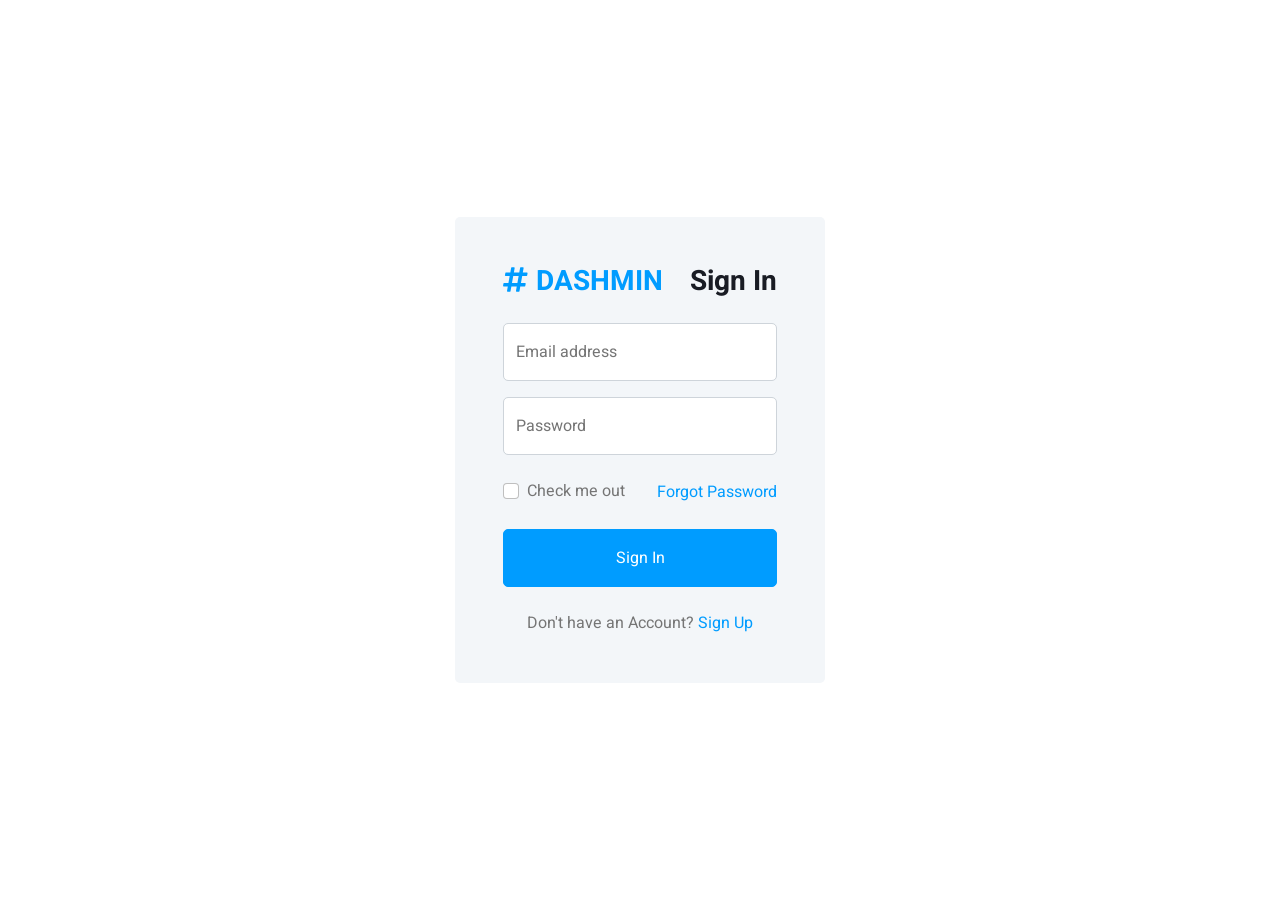
<file: dashboard/signin.html>
<!DOCTYPE html>
<html lang="en">

<head>
    <meta charset="utf-8">
    <title>DASHMIN - Bootstrap Admin Template</title>
    <meta content="width=device-width, initial-scale=1.0" name="viewport">
    <meta content="" name="keywords">
    <meta content="" name="description">

    <!-- Favicon -->
    <link href="img/favicon.ico" rel="icon">

    <!-- Google Web Fonts -->
    <link rel="preconnect" href="https://fonts.googleapis.com">
    <link rel="preconnect" href="https://fonts.gstatic.com" crossorigin>
    <link href="https://fonts.googleapis.com/css2?family=Heebo:wght@400;500;600;700&display=swap" rel="stylesheet">
    
    <!-- Icon Font Stylesheet -->
    <link href="https://cdnjs.cloudflare.com/ajax/libs/font-awesome/5.10.0/css/all.min.css" rel="stylesheet">
    <link href="https://cdn.jsdelivr.net/npm/bootstrap-icons@1.4.1/font/bootstrap-icons.css" rel="stylesheet">

    <!-- Libraries Stylesheet -->
    <link href="lib/owlcarousel/assets/owl.carousel.min.css" rel="stylesheet">
    <link href="lib/tempusdominus/css/tempusdominus-bootstrap-4.min.css" rel="stylesheet" />

    <!-- Customized Bootstrap Stylesheet -->
    <link href="css/bootstrap.min.css" rel="stylesheet">

    <!-- Template Stylesheet -->
    <link href="css/style.css" rel="stylesheet">
</head>

<body>
    <div class="container-xxl position-relative bg-white d-flex p-0">
        <!-- Spinner Start -->
        <div id="spinner" class="show bg-white position-fixed translate-middle w-100 vh-100 top-50 start-50 d-flex align-items-center justify-content-center">
            <div class="spinner-border text-primary" style="width: 3rem; height: 3rem;" role="status">
                <span class="sr-only">Loading...</span>
            </div>
        </div>
        <!-- Spinner End -->


        <!-- Sign In Start -->
        <div class="container-fluid">
            <div class="row h-100 align-items-center justify-content-center" style="min-height: 100vh;">
                <div class="col-12 col-sm-8 col-md-6 col-lg-5 col-xl-4">
                    <div class="bg-light rounded p-4 p-sm-5 my-4 mx-3">
                        <div class="d-flex align-items-center justify-content-between mb-3">
                            <a href="index.html" class="">
                                <h3 class="text-primary"><i class="fa fa-hashtag me-2"></i>DASHMIN</h3>
                            </a>
                            <h3>Sign In</h3>
                        </div>
                        <div class="form-floating mb-3">
                            <input type="email" class="form-control" id="floatingInput" placeholder="name@example.com">
                            <label for="floatingInput">Email address</label>
                        </div>
                        <div class="form-floating mb-4">
                            <input type="password" class="form-control" id="floatingPassword" placeholder="Password">
                            <label for="floatingPassword">Password</label>
                        </div>
                        <div class="d-flex align-items-center justify-content-between mb-4">
                            <div class="form-check">
                                <input type="checkbox" class="form-check-input" id="exampleCheck1">
                                <label class="form-check-label" for="exampleCheck1">Check me out</label>
                            </div>
                            <a href="">Forgot Password</a>
                        </div>
                        <button type="submit" class="btn btn-primary py-3 w-100 mb-4">Sign In</button>
                        <p class="text-center mb-0">Don't have an Account? <a href="">Sign Up</a></p>
                    </div>
                </div>
            </div>
        </div>
        <!-- Sign In End -->
    </div>

    <!-- JavaScript Libraries -->
    <script src="https://code.jquery.com/jquery-3.4.1.min.js"></script>
    <script src="https://cdn.jsdelivr.net/npm/bootstrap@5.0.0/dist/js/bootstrap.bundle.min.js"></script>
    <script src="lib/chart/chart.min.js"></script>
    <script src="lib/easing/easing.min.js"></script>
    <script src="lib/waypoints/waypoints.min.js"></script>
    <script src="lib/owlcarousel/owl.carousel.min.js"></script>
    <script src="lib/tempusdominus/js/moment.min.js"></script>
    <script src="lib/tempusdominus/js/moment-timezone.min.js"></script>
    <script src="lib/tempusdominus/js/tempusdominus-bootstrap-4.min.js"></script>

    <!-- Template Javascript -->
    <script src="js/main.js"></script>
</body>

</html>
</file>
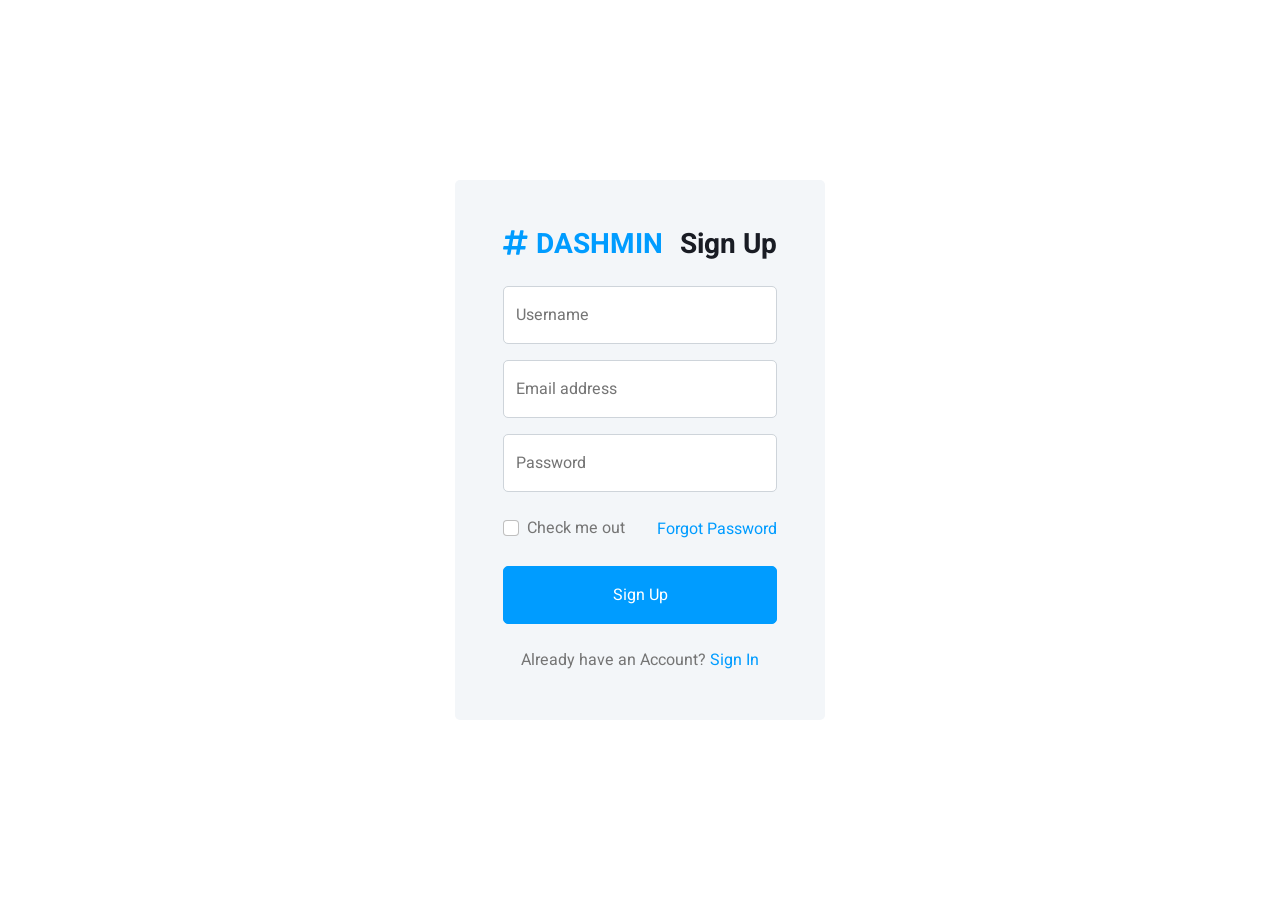
<file: dashboard/signup.html>
<!DOCTYPE html>
<html lang="en">

<head>
    <meta charset="utf-8">
    <title>DASHMIN - Bootstrap Admin Template</title>
    <meta content="width=device-width, initial-scale=1.0" name="viewport">
    <meta content="" name="keywords">
    <meta content="" name="description">

    <!-- Favicon -->
    <link href="img/favicon.ico" rel="icon">

    <!-- Google Web Fonts -->
    <link rel="preconnect" href="https://fonts.googleapis.com">
    <link rel="preconnect" href="https://fonts.gstatic.com" crossorigin>
    <link href="https://fonts.googleapis.com/css2?family=Heebo:wght@400;500;600;700&display=swap" rel="stylesheet">
    
    <!-- Icon Font Stylesheet -->
    <link href="https://cdnjs.cloudflare.com/ajax/libs/font-awesome/5.10.0/css/all.min.css" rel="stylesheet">
    <link href="https://cdn.jsdelivr.net/npm/bootstrap-icons@1.4.1/font/bootstrap-icons.css" rel="stylesheet">

    <!-- Libraries Stylesheet -->
    <link href="lib/owlcarousel/assets/owl.carousel.min.css" rel="stylesheet">
    <link href="lib/tempusdominus/css/tempusdominus-bootstrap-4.min.css" rel="stylesheet" />

    <!-- Customized Bootstrap Stylesheet -->
    <link href="css/bootstrap.min.css" rel="stylesheet">

    <!-- Template Stylesheet -->
    <link href="css/style.css" rel="stylesheet">
</head>

<body>
    <div class="container-xxl position-relative bg-white d-flex p-0">
        <!-- Spinner Start -->
        <div id="spinner" class="show bg-white position-fixed translate-middle w-100 vh-100 top-50 start-50 d-flex align-items-center justify-content-center">
            <div class="spinner-border text-primary" style="width: 3rem; height: 3rem;" role="status">
                <span class="sr-only">Loading...</span>
            </div>
        </div>
        <!-- Spinner End -->


        <!-- Sign Up Start -->
        <div class="container-fluid">
            <div class="row h-100 align-items-center justify-content-center" style="min-height: 100vh;">
                <div class="col-12 col-sm-8 col-md-6 col-lg-5 col-xl-4">
                    <div class="bg-light rounded p-4 p-sm-5 my-4 mx-3">
                        <div class="d-flex align-items-center justify-content-between mb-3">
                            <a href="index.html" class="">
                                <h3 class="text-primary"><i class="fa fa-hashtag me-2"></i>DASHMIN</h3>
                            </a>
                            <h3>Sign Up</h3>
                        </div>
                        <div class="form-floating mb-3">
                            <input type="text" class="form-control" id="floatingText" placeholder="jhondoe">
                            <label for="floatingText">Username</label>
                        </div>
                        <div class="form-floating mb-3">
                            <input type="email" class="form-control" id="floatingInput" placeholder="name@example.com">
                            <label for="floatingInput">Email address</label>
                        </div>
                        <div class="form-floating mb-4">
                            <input type="password" class="form-control" id="floatingPassword" placeholder="Password">
                            <label for="floatingPassword">Password</label>
                        </div>
                        <div class="d-flex align-items-center justify-content-between mb-4">
                            <div class="form-check">
                                <input type="checkbox" class="form-check-input" id="exampleCheck1">
                                <label class="form-check-label" for="exampleCheck1">Check me out</label>
                            </div>
                            <a href="">Forgot Password</a>
                        </div>
                        <button type="submit" class="btn btn-primary py-3 w-100 mb-4">Sign Up</button>
                        <p class="text-center mb-0">Already have an Account? <a href="">Sign In</a></p>
                    </div>
                </div>
            </div>
        </div>
        <!-- Sign Up End -->
    </div>

    <!-- JavaScript Libraries -->
    <script src="https://code.jquery.com/jquery-3.4.1.min.js"></script>
    <script src="https://cdn.jsdelivr.net/npm/bootstrap@5.0.0/dist/js/bootstrap.bundle.min.js"></script>
    <script src="lib/chart/chart.min.js"></script>
    <script src="lib/easing/easing.min.js"></script>
    <script src="lib/waypoints/waypoints.min.js"></script>
    <script src="lib/owlcarousel/owl.carousel.min.js"></script>
    <script src="lib/tempusdominus/js/moment.min.js"></script>
    <script src="lib/tempusdominus/js/moment-timezone.min.js"></script>
    <script src="lib/tempusdominus/js/tempusdominus-bootstrap-4.min.js"></script>

    <!-- Template Javascript -->
    <script src="js/main.js"></script>
</body>

</html>
</file>
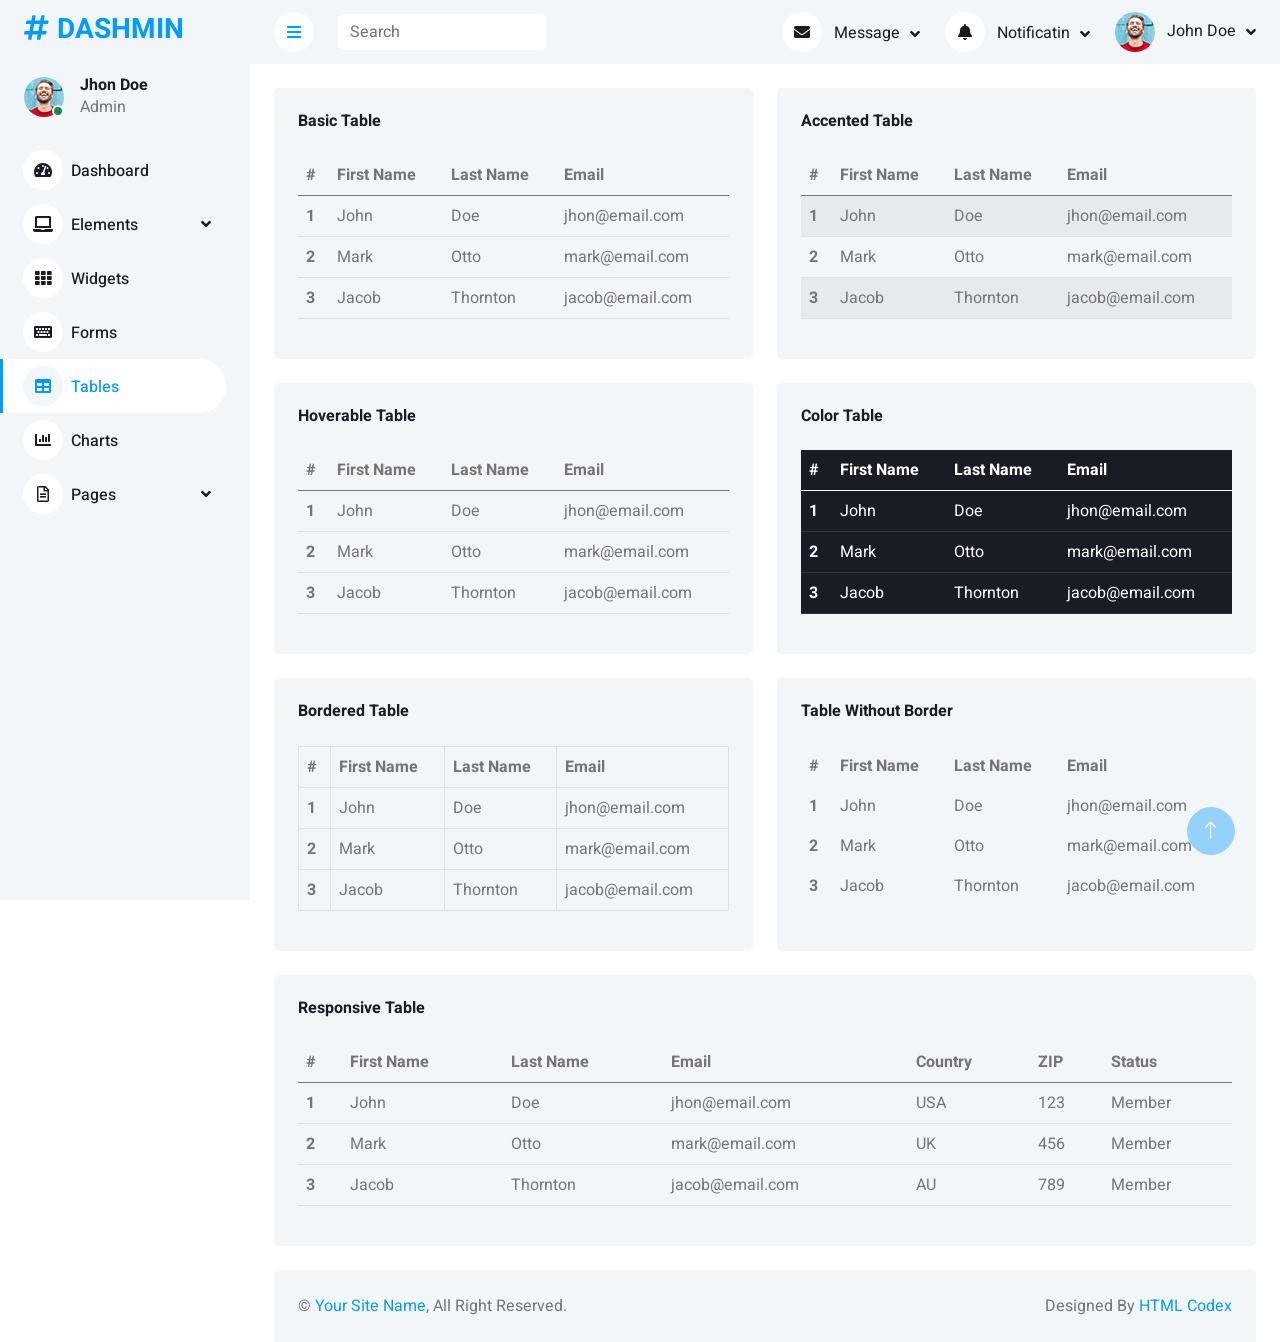
<file: dashboard/table.html>
<!DOCTYPE html>
<html lang="en">

<head>
    <meta charset="utf-8">
    <title>DASHMIN - Bootstrap Admin Template</title>
    <meta content="width=device-width, initial-scale=1.0" name="viewport">
    <meta content="" name="keywords">
    <meta content="" name="description">

    <!-- Favicon -->
    <link href="img/favicon.ico" rel="icon">

    <!-- Google Web Fonts -->
    <link rel="preconnect" href="https://fonts.googleapis.com">
    <link rel="preconnect" href="https://fonts.gstatic.com" crossorigin>
    <link href="https://fonts.googleapis.com/css2?family=Heebo:wght@400;500;600;700&display=swap" rel="stylesheet">
    
    <!-- Icon Font Stylesheet -->
    <link href="https://cdnjs.cloudflare.com/ajax/libs/font-awesome/5.10.0/css/all.min.css" rel="stylesheet">
    <link href="https://cdn.jsdelivr.net/npm/bootstrap-icons@1.4.1/font/bootstrap-icons.css" rel="stylesheet">

    <!-- Libraries Stylesheet -->
    <link href="lib/owlcarousel/assets/owl.carousel.min.css" rel="stylesheet">
    <link href="lib/tempusdominus/css/tempusdominus-bootstrap-4.min.css" rel="stylesheet" />

    <!-- Customized Bootstrap Stylesheet -->
    <link href="css/bootstrap.min.css" rel="stylesheet">

    <!-- Template Stylesheet -->
    <link href="css/style.css" rel="stylesheet">
</head>

<body>
    <div class="container-xxl position-relative bg-white d-flex p-0">
        <!-- Spinner Start -->
        <div id="spinner" class="show bg-white position-fixed translate-middle w-100 vh-100 top-50 start-50 d-flex align-items-center justify-content-center">
            <div class="spinner-border text-primary" style="width: 3rem; height: 3rem;" role="status">
                <span class="sr-only">Loading...</span>
            </div>
        </div>
        <!-- Spinner End -->


        <!-- Sidebar Start -->
        <div class="sidebar pe-4 pb-3">
            <nav class="navbar bg-light navbar-light">
                <a href="index.html" class="navbar-brand mx-4 mb-3">
                    <h3 class="text-primary"><i class="fa fa-hashtag me-2"></i>DASHMIN</h3>
                </a>
                <div class="d-flex align-items-center ms-4 mb-4">
                    <div class="position-relative">
                        <img class="rounded-circle" src="img/user.jpg" alt="" style="width: 40px; height: 40px;">
                        <div class="bg-success rounded-circle border border-2 border-white position-absolute end-0 bottom-0 p-1"></div>
                    </div>
                    <div class="ms-3">
                        <h6 class="mb-0">Jhon Doe</h6>
                        <span>Admin</span>
                    </div>
                </div>
                <div class="navbar-nav w-100">
                    <a href="index.html" class="nav-item nav-link"><i class="fa fa-tachometer-alt me-2"></i>Dashboard</a>
                    <div class="nav-item dropdown">
                        <a href="#" class="nav-link dropdown-toggle" data-bs-toggle="dropdown"><i class="fa fa-laptop me-2"></i>Elements</a>
                        <div class="dropdown-menu bg-transparent border-0">
                            <a href="button.html" class="dropdown-item">Buttons</a>
                            <a href="typography.html" class="dropdown-item">Typography</a>
                            <a href="element.html" class="dropdown-item">Other Elements</a>
                        </div>
                    </div>
                    <a href="widget.html" class="nav-item nav-link"><i class="fa fa-th me-2"></i>Widgets</a>
                    <a href="form.html" class="nav-item nav-link"><i class="fa fa-keyboard me-2"></i>Forms</a>
                    <a href="table.html" class="nav-item nav-link active"><i class="fa fa-table me-2"></i>Tables</a>
                    <a href="chart.html" class="nav-item nav-link"><i class="fa fa-chart-bar me-2"></i>Charts</a>
                    <div class="nav-item dropdown">
                        <a href="#" class="nav-link dropdown-toggle" data-bs-toggle="dropdown"><i class="far fa-file-alt me-2"></i>Pages</a>
                        <div class="dropdown-menu bg-transparent border-0">
                            <a href="signin.html" class="dropdown-item">Sign In</a>
                            <a href="signup.html" class="dropdown-item">Sign Up</a>
                            <a href="404.html" class="dropdown-item">404 Error</a>
                            <a href="blank.html" class="dropdown-item">Blank Page</a>
                        </div>
                    </div>
                </div>
            </nav>
        </div>
        <!-- Sidebar End -->


        <!-- Content Start -->
        <div class="content">
            <!-- Navbar Start -->
            <nav class="navbar navbar-expand bg-light navbar-light sticky-top px-4 py-0">
                <a href="index.html" class="navbar-brand d-flex d-lg-none me-4">
                    <h2 class="text-primary mb-0"><i class="fa fa-hashtag"></i></h2>
                </a>
                <a href="#" class="sidebar-toggler flex-shrink-0">
                    <i class="fa fa-bars"></i>
                </a>
                <form class="d-none d-md-flex ms-4">
                    <input class="form-control border-0" type="search" placeholder="Search">
                </form>
                <div class="navbar-nav align-items-center ms-auto">
                    <div class="nav-item dropdown">
                        <a href="#" class="nav-link dropdown-toggle" data-bs-toggle="dropdown">
                            <i class="fa fa-envelope me-lg-2"></i>
                            <span class="d-none d-lg-inline-flex">Message</span>
                        </a>
                        <div class="dropdown-menu dropdown-menu-end bg-light border-0 rounded-0 rounded-bottom m-0">
                            <a href="#" class="dropdown-item">
                                <div class="d-flex align-items-center">
                                    <img class="rounded-circle" src="img/user.jpg" alt="" style="width: 40px; height: 40px;">
                                    <div class="ms-2">
                                        <h6 class="fw-normal mb-0">Jhon send you a message</h6>
                                        <small>15 minutes ago</small>
                                    </div>
                                </div>
                            </a>
                            <hr class="dropdown-divider">
                            <a href="#" class="dropdown-item">
                                <div class="d-flex align-items-center">
                                    <img class="rounded-circle" src="img/user.jpg" alt="" style="width: 40px; height: 40px;">
                                    <div class="ms-2">
                                        <h6 class="fw-normal mb-0">Jhon send you a message</h6>
                                        <small>15 minutes ago</small>
                                    </div>
                                </div>
                            </a>
                            <hr class="dropdown-divider">
                            <a href="#" class="dropdown-item">
                                <div class="d-flex align-items-center">
                                    <img class="rounded-circle" src="img/user.jpg" alt="" style="width: 40px; height: 40px;">
                                    <div class="ms-2">
                                        <h6 class="fw-normal mb-0">Jhon send you a message</h6>
                                        <small>15 minutes ago</small>
                                    </div>
                                </div>
                            </a>
                            <hr class="dropdown-divider">
                            <a href="#" class="dropdown-item text-center">See all message</a>
                        </div>
                    </div>
                    <div class="nav-item dropdown">
                        <a href="#" class="nav-link dropdown-toggle" data-bs-toggle="dropdown">
                            <i class="fa fa-bell me-lg-2"></i>
                            <span class="d-none d-lg-inline-flex">Notificatin</span>
                        </a>
                        <div class="dropdown-menu dropdown-menu-end bg-light border-0 rounded-0 rounded-bottom m-0">
                            <a href="#" class="dropdown-item">
                                <h6 class="fw-normal mb-0">Profile updated</h6>
                                <small>15 minutes ago</small>
                            </a>
                            <hr class="dropdown-divider">
                            <a href="#" class="dropdown-item">
                                <h6 class="fw-normal mb-0">New user added</h6>
                                <small>15 minutes ago</small>
                            </a>
                            <hr class="dropdown-divider">
                            <a href="#" class="dropdown-item">
                                <h6 class="fw-normal mb-0">Password changed</h6>
                                <small>15 minutes ago</small>
                            </a>
                            <hr class="dropdown-divider">
                            <a href="#" class="dropdown-item text-center">See all notifications</a>
                        </div>
                    </div>
                    <div class="nav-item dropdown">
                        <a href="#" class="nav-link dropdown-toggle" data-bs-toggle="dropdown">
                            <img class="rounded-circle me-lg-2" src="img/user.jpg" alt="" style="width: 40px; height: 40px;">
                            <span class="d-none d-lg-inline-flex">John Doe</span>
                        </a>
                        <div class="dropdown-menu dropdown-menu-end bg-light border-0 rounded-0 rounded-bottom m-0">
                            <a href="#" class="dropdown-item">My Profile</a>
                            <a href="#" class="dropdown-item">Settings</a>
                            <a href="#" class="dropdown-item">Log Out</a>
                        </div>
                    </div>
                </div>
            </nav>
            <!-- Navbar End -->


            <!-- Table Start -->
            <div class="container-fluid pt-4 px-4">
                <div class="row g-4">
                    <div class="col-sm-12 col-xl-6">
                        <div class="bg-light rounded h-100 p-4">
                            <h6 class="mb-4">Basic Table</h6>
                            <table class="table">
                                <thead>
                                    <tr>
                                        <th scope="col">#</th>
                                        <th scope="col">First Name</th>
                                        <th scope="col">Last Name</th>
                                        <th scope="col">Email</th>
                                    </tr>
                                </thead>
                                <tbody>
                                    <tr>
                                        <th scope="row">1</th>
                                        <td>John</td>
                                        <td>Doe</td>
                                        <td>jhon@email.com</td>
                                    </tr>
                                    <tr>
                                        <th scope="row">2</th>
                                        <td>Mark</td>
                                        <td>Otto</td>
                                        <td>mark@email.com</td>
                                    </tr>
                                    <tr>
                                        <th scope="row">3</th>
                                        <td>Jacob</td>
                                        <td>Thornton</td>
                                        <td>jacob@email.com</td>
                                    </tr>
                                </tbody>
                            </table>
                        </div>
                    </div>
                    <div class="col-sm-12 col-xl-6">
                        <div class="bg-light rounded h-100 p-4">
                            <h6 class="mb-4">Accented Table</h6>
                            <table class="table table-striped">
                                <thead>
                                    <tr>
                                        <th scope="col">#</th>
                                        <th scope="col">First Name</th>
                                        <th scope="col">Last Name</th>
                                        <th scope="col">Email</th>
                                    </tr>
                                </thead>
                                <tbody>
                                    <tr>
                                        <th scope="row">1</th>
                                        <td>John</td>
                                        <td>Doe</td>
                                        <td>jhon@email.com</td>
                                    </tr>
                                    <tr>
                                        <th scope="row">2</th>
                                        <td>Mark</td>
                                        <td>Otto</td>
                                        <td>mark@email.com</td>
                                    </tr>
                                    <tr>
                                        <th scope="row">3</th>
                                        <td>Jacob</td>
                                        <td>Thornton</td>
                                        <td>jacob@email.com</td>
                                    </tr>
                                </tbody>
                            </table>
                        </div>
                    </div>
                    <div class="col-sm-12 col-xl-6">
                        <div class="bg-light rounded h-100 p-4">
                            <h6 class="mb-4">Hoverable Table</h6>
                            <table class="table table-hover">
                                <thead>
                                    <tr>
                                        <th scope="col">#</th>
                                        <th scope="col">First Name</th>
                                        <th scope="col">Last Name</th>
                                        <th scope="col">Email</th>
                                    </tr>
                                </thead>
                                <tbody>
                                    <tr>
                                        <th scope="row">1</th>
                                        <td>John</td>
                                        <td>Doe</td>
                                        <td>jhon@email.com</td>
                                    </tr>
                                    <tr>
                                        <th scope="row">2</th>
                                        <td>Mark</td>
                                        <td>Otto</td>
                                        <td>mark@email.com</td>
                                    </tr>
                                    <tr>
                                        <th scope="row">3</th>
                                        <td>Jacob</td>
                                        <td>Thornton</td>
                                        <td>jacob@email.com</td>
                                    </tr>
                                </tbody>
                            </table>
                        </div>
                    </div>
                    <div class="col-sm-12 col-xl-6">
                        <div class="bg-light rounded h-100 p-4">
                            <h6 class="mb-4">Color Table</h6>
                            <table class="table table-dark">
                                <thead>
                                    <tr>
                                        <th scope="col">#</th>
                                        <th scope="col">First Name</th>
                                        <th scope="col">Last Name</th>
                                        <th scope="col">Email</th>
                                    </tr>
                                </thead>
                                <tbody>
                                    <tr>
                                        <th scope="row">1</th>
                                        <td>John</td>
                                        <td>Doe</td>
                                        <td>jhon@email.com</td>
                                    </tr>
                                    <tr>
                                        <th scope="row">2</th>
                                        <td>Mark</td>
                                        <td>Otto</td>
                                        <td>mark@email.com</td>
                                    </tr>
                                    <tr>
                                        <th scope="row">3</th>
                                        <td>Jacob</td>
                                        <td>Thornton</td>
                                        <td>jacob@email.com</td>
                                    </tr>
                                </tbody>
                            </table>
                        </div>
                    </div>
                    <div class="col-sm-12 col-xl-6">
                        <div class="bg-light rounded h-100 p-4">
                            <h6 class="mb-4">Bordered Table</h6>
                            <table class="table table-bordered">
                                <thead>
                                    <tr>
                                        <th scope="col">#</th>
                                        <th scope="col">First Name</th>
                                        <th scope="col">Last Name</th>
                                        <th scope="col">Email</th>
                                    </tr>
                                </thead>
                                <tbody>
                                    <tr>
                                        <th scope="row">1</th>
                                        <td>John</td>
                                        <td>Doe</td>
                                        <td>jhon@email.com</td>
                                    </tr>
                                    <tr>
                                        <th scope="row">2</th>
                                        <td>Mark</td>
                                        <td>Otto</td>
                                        <td>mark@email.com</td>
                                    </tr>
                                    <tr>
                                        <th scope="row">3</th>
                                        <td>Jacob</td>
                                        <td>Thornton</td>
                                        <td>jacob@email.com</td>
                                    </tr>
                                </tbody>
                            </table>
                        </div>
                    </div>
                    <div class="col-sm-12 col-xl-6">
                        <div class="bg-light rounded h-100 p-4">
                            <h6 class="mb-4">Table Without Border</h6>
                            <table class="table table-borderless">
                                <thead>
                                    <tr>
                                        <th scope="col">#</th>
                                        <th scope="col">First Name</th>
                                        <th scope="col">Last Name</th>
                                        <th scope="col">Email</th>
                                    </tr>
                                </thead>
                                <tbody>
                                    <tr>
                                        <th scope="row">1</th>
                                        <td>John</td>
                                        <td>Doe</td>
                                        <td>jhon@email.com</td>
                                    </tr>
                                    <tr>
                                        <th scope="row">2</th>
                                        <td>Mark</td>
                                        <td>Otto</td>
                                        <td>mark@email.com</td>
                                    </tr>
                                    <tr>
                                        <th scope="row">3</th>
                                        <td>Jacob</td>
                                        <td>Thornton</td>
                                        <td>jacob@email.com</td>
                                    </tr>
                                </tbody>
                            </table>
                        </div>
                    </div>
                    <div class="col-12">
                        <div class="bg-light rounded h-100 p-4">
                            <h6 class="mb-4">Responsive Table</h6>
                            <div class="table-responsive">
                                <table class="table">
                                    <thead>
                                        <tr>
                                            <th scope="col">#</th>
                                            <th scope="col">First Name</th>
                                            <th scope="col">Last Name</th>
                                            <th scope="col">Email</th>
                                            <th scope="col">Country</th>
                                            <th scope="col">ZIP</th>
                                            <th scope="col">Status</th>
                                        </tr>
                                    </thead>
                                    <tbody>
                                        <tr>
                                            <th scope="row">1</th>
                                            <td>John</td>
                                            <td>Doe</td>
                                            <td>jhon@email.com</td>
                                            <td>USA</td>
                                            <td>123</td>
                                            <td>Member</td>
                                        </tr>
                                        <tr>
                                            <th scope="row">2</th>
                                            <td>Mark</td>
                                            <td>Otto</td>
                                            <td>mark@email.com</td>
                                            <td>UK</td>
                                            <td>456</td>
                                            <td>Member</td>
                                        </tr>
                                        <tr>
                                            <th scope="row">3</th>
                                            <td>Jacob</td>
                                            <td>Thornton</td>
                                            <td>jacob@email.com</td>
                                            <td>AU</td>
                                            <td>789</td>
                                            <td>Member</td>
                                        </tr>
                                    </tbody>
                                </table>
                            </div>
                        </div>
                    </div>
                </div>
            </div>
            <!-- Table End -->


            <!-- Footer Start -->
            <div class="container-fluid pt-4 px-4">
                <div class="bg-light rounded-top p-4">
                    <div class="row">
                        <div class="col-12 col-sm-6 text-center text-sm-start">
                            &copy; <a href="#">Your Site Name</a>, All Right Reserved. 
                        </div>
                        <div class="col-12 col-sm-6 text-center text-sm-end">
                            <!--/*** This template is free as long as you keep the footer author’s credit link/attribution link/backlink. If you'd like to use the template without the footer author’s credit link/attribution link/backlink, you can purchase the Credit Removal License from "https://htmlcodex.com/credit-removal". Thank you for your support. ***/-->
                            Designed By <a href="https://htmlcodex.com">HTML Codex</a>
                        </div>
                    </div>
                </div>
            </div>
            <!-- Footer End -->
        </div>
        <!-- Content End -->


        <!-- Back to Top -->
        <a href="#" class="btn btn-lg btn-primary btn-lg-square back-to-top"><i class="bi bi-arrow-up"></i></a>
    </div>

    <!-- JavaScript Libraries -->
    <script src="https://code.jquery.com/jquery-3.4.1.min.js"></script>
    <script src="https://cdn.jsdelivr.net/npm/bootstrap@5.0.0/dist/js/bootstrap.bundle.min.js"></script>
    <script src="lib/chart/chart.min.js"></script>
    <script src="lib/easing/easing.min.js"></script>
    <script src="lib/waypoints/waypoints.min.js"></script>
    <script src="lib/owlcarousel/owl.carousel.min.js"></script>
    <script src="lib/tempusdominus/js/moment.min.js"></script>
    <script src="lib/tempusdominus/js/moment-timezone.min.js"></script>
    <script src="lib/tempusdominus/js/tempusdominus-bootstrap-4.min.js"></script>

    <!-- Template Javascript -->
    <script src="js/main.js"></script>
</body>

</html>
</file>
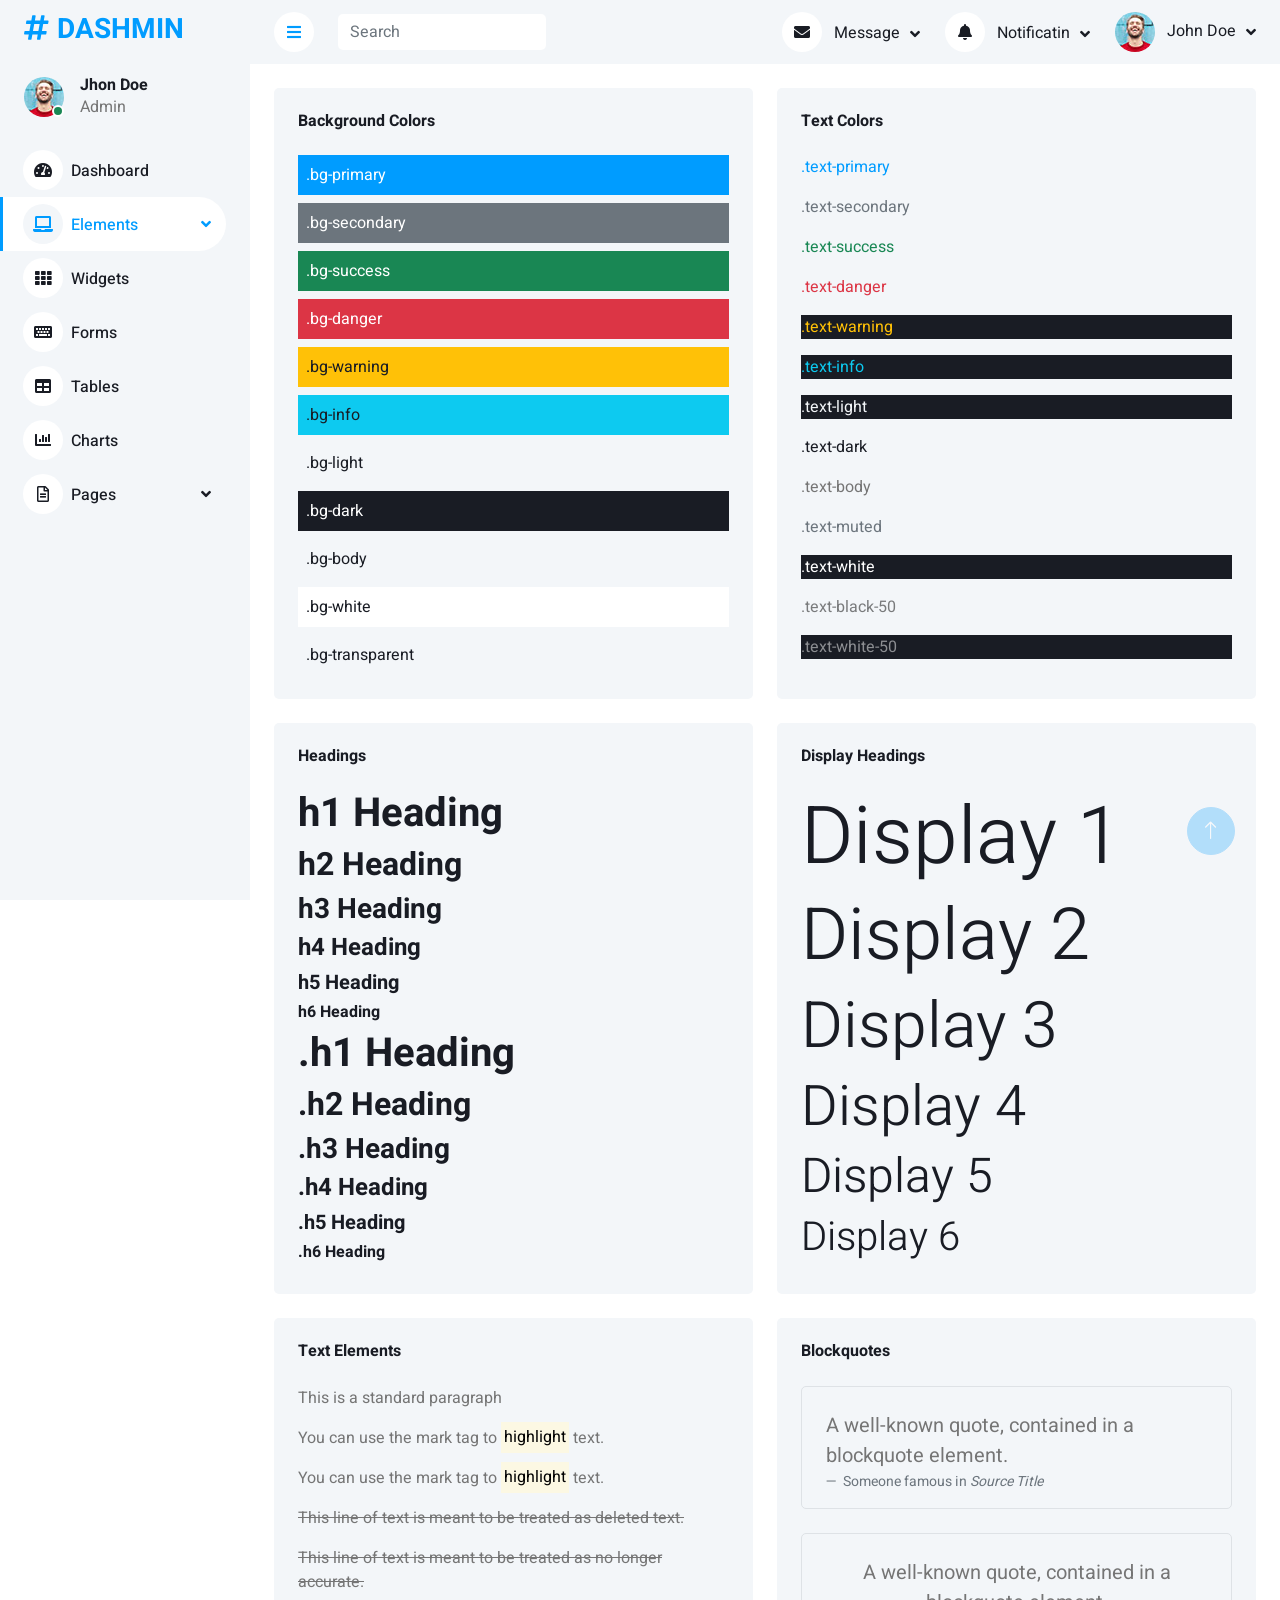
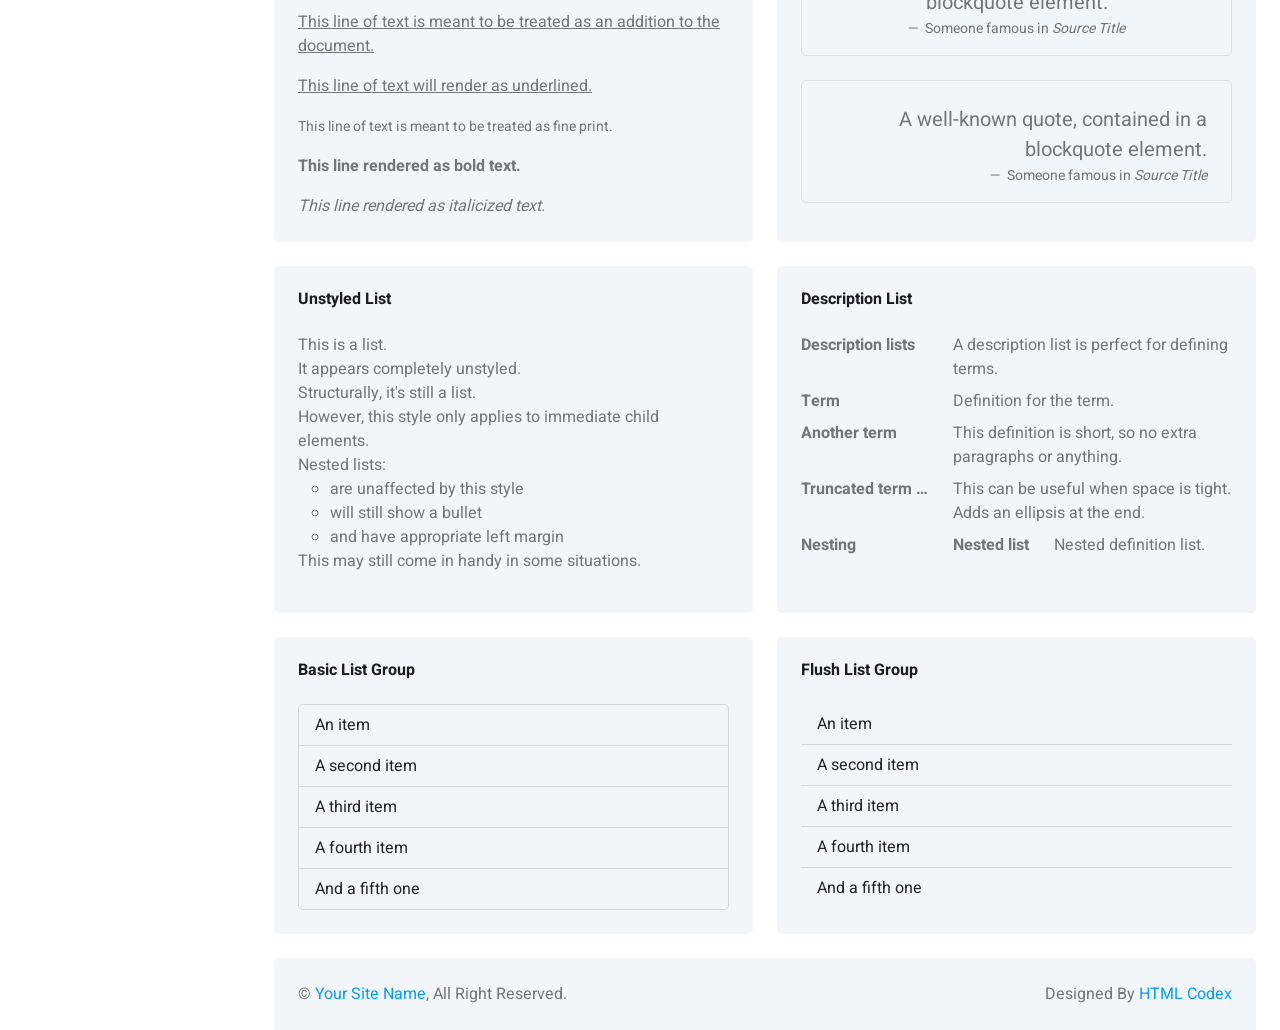
<file: dashboard/typography.html>
<!DOCTYPE html>
<html lang="en">

<head>
    <meta charset="utf-8">
    <title>DASHMIN - Bootstrap Admin Template</title>
    <meta content="width=device-width, initial-scale=1.0" name="viewport">
    <meta content="" name="keywords">
    <meta content="" name="description">

    <!-- Favicon -->
    <link href="img/favicon.ico" rel="icon">

    <!-- Google Web Fonts -->
    <link rel="preconnect" href="https://fonts.googleapis.com">
    <link rel="preconnect" href="https://fonts.gstatic.com" crossorigin>
    <link href="https://fonts.googleapis.com/css2?family=Heebo:wght@400;500;600;700&display=swap" rel="stylesheet">
    
    <!-- Icon Font Stylesheet -->
    <link href="https://cdnjs.cloudflare.com/ajax/libs/font-awesome/5.10.0/css/all.min.css" rel="stylesheet">
    <link href="https://cdn.jsdelivr.net/npm/bootstrap-icons@1.4.1/font/bootstrap-icons.css" rel="stylesheet">

    <!-- Libraries Stylesheet -->
    <link href="lib/owlcarousel/assets/owl.carousel.min.css" rel="stylesheet">
    <link href="lib/tempusdominus/css/tempusdominus-bootstrap-4.min.css" rel="stylesheet" />

    <!-- Customized Bootstrap Stylesheet -->
    <link href="css/bootstrap.min.css" rel="stylesheet">

    <!-- Template Stylesheet -->
    <link href="css/style.css" rel="stylesheet">
</head>

<body>
    <div class="container-xxl position-relative bg-white d-flex p-0">
        <!-- Spinner Start -->
        <div id="spinner" class="show bg-white position-fixed translate-middle w-100 vh-100 top-50 start-50 d-flex align-items-center justify-content-center">
            <div class="spinner-border text-primary" style="width: 3rem; height: 3rem;" role="status">
                <span class="sr-only">Loading...</span>
            </div>
        </div>
        <!-- Spinner End -->


        <!-- Sidebar Start -->
        <div class="sidebar pe-4 pb-3">
            <nav class="navbar bg-light navbar-light">
                <a href="index.html" class="navbar-brand mx-4 mb-3">
                    <h3 class="text-primary"><i class="fa fa-hashtag me-2"></i>DASHMIN</h3>
                </a>
                <div class="d-flex align-items-center ms-4 mb-4">
                    <div class="position-relative">
                        <img class="rounded-circle" src="img/user.jpg" alt="" style="width: 40px; height: 40px;">
                        <div class="bg-success rounded-circle border border-2 border-white position-absolute end-0 bottom-0 p-1"></div>
                    </div>
                    <div class="ms-3">
                        <h6 class="mb-0">Jhon Doe</h6>
                        <span>Admin</span>
                    </div>
                </div>
                <div class="navbar-nav w-100">
                    <a href="index.html" class="nav-item nav-link"><i class="fa fa-tachometer-alt me-2"></i>Dashboard</a>
                    <div class="nav-item dropdown">
                        <a href="#" class="nav-link dropdown-toggle active" data-bs-toggle="dropdown"><i class="fa fa-laptop me-2"></i>Elements</a>
                        <div class="dropdown-menu bg-transparent border-0">
                            <a href="button.html" class="dropdown-item">Buttons</a>
                            <a href="typography.html" class="dropdown-item active">Typography</a>
                            <a href="element.html" class="dropdown-item">Other Elements</a>
                        </div>
                    </div>
                    <a href="widget.html" class="nav-item nav-link"><i class="fa fa-th me-2"></i>Widgets</a>
                    <a href="form.html" class="nav-item nav-link"><i class="fa fa-keyboard me-2"></i>Forms</a>
                    <a href="table.html" class="nav-item nav-link"><i class="fa fa-table me-2"></i>Tables</a>
                    <a href="chart.html" class="nav-item nav-link"><i class="fa fa-chart-bar me-2"></i>Charts</a>
                    <div class="nav-item dropdown">
                        <a href="#" class="nav-link dropdown-toggle" data-bs-toggle="dropdown"><i class="far fa-file-alt me-2"></i>Pages</a>
                        <div class="dropdown-menu bg-transparent border-0">
                            <a href="signin.html" class="dropdown-item">Sign In</a>
                            <a href="signup.html" class="dropdown-item">Sign Up</a>
                            <a href="404.html" class="dropdown-item">404 Error</a>
                            <a href="blank.html" class="dropdown-item">Blank Page</a>
                        </div>
                    </div>
                </div>
            </nav>
        </div>
        <!-- Sidebar End -->


        <!-- Content Start -->
        <div class="content">
            <!-- Navbar Start -->
            <nav class="navbar navbar-expand bg-light navbar-light sticky-top px-4 py-0">
                <a href="index.html" class="navbar-brand d-flex d-lg-none me-4">
                    <h2 class="text-primary mb-0"><i class="fa fa-hashtag"></i></h2>
                </a>
                <a href="#" class="sidebar-toggler flex-shrink-0">
                    <i class="fa fa-bars"></i>
                </a>
                <form class="d-none d-md-flex ms-4">
                    <input class="form-control border-0" type="search" placeholder="Search">
                </form>
                <div class="navbar-nav align-items-center ms-auto">
                    <div class="nav-item dropdown">
                        <a href="#" class="nav-link dropdown-toggle" data-bs-toggle="dropdown">
                            <i class="fa fa-envelope me-lg-2"></i>
                            <span class="d-none d-lg-inline-flex">Message</span>
                        </a>
                        <div class="dropdown-menu dropdown-menu-end bg-light border-0 rounded-0 rounded-bottom m-0">
                            <a href="#" class="dropdown-item">
                                <div class="d-flex align-items-center">
                                    <img class="rounded-circle" src="img/user.jpg" alt="" style="width: 40px; height: 40px;">
                                    <div class="ms-2">
                                        <h6 class="fw-normal mb-0">Jhon send you a message</h6>
                                        <small>15 minutes ago</small>
                                    </div>
                                </div>
                            </a>
                            <hr class="dropdown-divider">
                            <a href="#" class="dropdown-item">
                                <div class="d-flex align-items-center">
                                    <img class="rounded-circle" src="img/user.jpg" alt="" style="width: 40px; height: 40px;">
                                    <div class="ms-2">
                                        <h6 class="fw-normal mb-0">Jhon send you a message</h6>
                                        <small>15 minutes ago</small>
                                    </div>
                                </div>
                            </a>
                            <hr class="dropdown-divider">
                            <a href="#" class="dropdown-item">
                                <div class="d-flex align-items-center">
                                    <img class="rounded-circle" src="img/user.jpg" alt="" style="width: 40px; height: 40px;">
                                    <div class="ms-2">
                                        <h6 class="fw-normal mb-0">Jhon send you a message</h6>
                                        <small>15 minutes ago</small>
                                    </div>
                                </div>
                            </a>
                            <hr class="dropdown-divider">
                            <a href="#" class="dropdown-item text-center">See all message</a>
                        </div>
                    </div>
                    <div class="nav-item dropdown">
                        <a href="#" class="nav-link dropdown-toggle" data-bs-toggle="dropdown">
                            <i class="fa fa-bell me-lg-2"></i>
                            <span class="d-none d-lg-inline-flex">Notificatin</span>
                        </a>
                        <div class="dropdown-menu dropdown-menu-end bg-light border-0 rounded-0 rounded-bottom m-0">
                            <a href="#" class="dropdown-item">
                                <h6 class="fw-normal mb-0">Profile updated</h6>
                                <small>15 minutes ago</small>
                            </a>
                            <hr class="dropdown-divider">
                            <a href="#" class="dropdown-item">
                                <h6 class="fw-normal mb-0">New user added</h6>
                                <small>15 minutes ago</small>
                            </a>
                            <hr class="dropdown-divider">
                            <a href="#" class="dropdown-item">
                                <h6 class="fw-normal mb-0">Password changed</h6>
                                <small>15 minutes ago</small>
                            </a>
                            <hr class="dropdown-divider">
                            <a href="#" class="dropdown-item text-center">See all notifications</a>
                        </div>
                    </div>
                    <div class="nav-item dropdown">
                        <a href="#" class="nav-link dropdown-toggle" data-bs-toggle="dropdown">
                            <img class="rounded-circle me-lg-2" src="img/user.jpg" alt="" style="width: 40px; height: 40px;">
                            <span class="d-none d-lg-inline-flex">John Doe</span>
                        </a>
                        <div class="dropdown-menu dropdown-menu-end bg-light border-0 rounded-0 rounded-bottom m-0">
                            <a href="#" class="dropdown-item">My Profile</a>
                            <a href="#" class="dropdown-item">Settings</a>
                            <a href="#" class="dropdown-item">Log Out</a>
                        </div>
                    </div>
                </div>
            </nav>
            <!-- Navbar End -->


            <!-- Typography Start -->
            <div class="container-fluid pt-4 px-4">
                <div class="row g-4">
                    <div class="col-sm-12 col-xl-6">
                        <div class="bg-light rounded h-100 p-4">
                            <h6 class="mb-4">Background Colors</h6>
                            <div class="p-2 mb-2 bg-primary text-white">.bg-primary</div>
                            <div class="p-2 mb-2 bg-secondary text-white">.bg-secondary</div>
                            <div class="p-2 mb-2 bg-success text-white">.bg-success</div>
                            <div class="p-2 mb-2 bg-danger text-white">.bg-danger</div>
                            <div class="p-2 mb-2 bg-warning text-dark">.bg-warning</div>
                            <div class="p-2 mb-2 bg-info text-dark">.bg-info</div>
                            <div class="p-2 mb-2 bg-light text-dark">.bg-light</div>
                            <div class="p-2 mb-2 bg-dark text-white">.bg-dark</div>
                            <div class="p-2 mb-2 bg-body text-dark">.bg-body</div>
                            <div class="p-2 mb-2 bg-white text-dark">.bg-white</div>
                            <div class="p-2 mb-0 bg-transparent text-dark">.bg-transparent</div>
                        </div>
                    </div>
                    <div class="col-sm-12 col-xl-6">
                        <div class="bg-light rounded h-100 p-4">
                            <h6 class="mb-4">Text Colors</h6>
                            <p class="text-primary">.text-primary</p>
                            <p class="text-secondary">.text-secondary</p>
                            <p class="text-success">.text-success</p>
                            <p class="text-danger">.text-danger</p>
                            <p class="text-warning bg-dark">.text-warning</p>
                            <p class="text-info bg-dark">.text-info</p>
                            <p class="text-light bg-dark">.text-light</p>
                            <p class="text-dark">.text-dark</p>
                            <p class="text-body">.text-body</p>
                            <p class="text-muted">.text-muted</p>
                            <p class="text-white bg-dark">.text-white</p>
                            <p class="text-black-50">.text-black-50</p>
                            <p class="text-white-50 bg-dark mb-0">.text-white-50</p>
                        </div>
                    </div>
                    <div class="col-sm-12 col-xl-6">
                        <div class="bg-light rounded h-100 p-4">
                            <h6 class="mb-4">Headings</h6>
                            <h1>h1 Heading</h1>
                            <h2>h2 Heading</h2>
                            <h3>h3 Heading</h3>
                            <h4>h4 Heading</h4>
                            <h5>h5 Heading</h5>
                            <h6>h6 Heading</h6>
                            <p class="h1">.h1 Heading</p>
                            <p class="h2">.h2 Heading</p>
                            <p class="h3">.h3 Heading</p>
                            <p class="h4">.h4 Heading</p>
                            <p class="h5">.h5 Heading</p>
                            <p class="h6">.h6 Heading</p>
                        </div>
                    </div>
                    <div class="col-sm-12 col-xl-6">
                        <div class="bg-light rounded h-100 p-4">
                            <h6 class="mb-4">Display Headings</h6>
                            <h1 class="display-1">Display 1</h1>
                            <h1 class="display-2">Display 2</h1>
                            <h1 class="display-3">Display 3</h1>
                            <h1 class="display-4">Display 4</h1>
                            <h1 class="display-5">Display 5</h1>
                            <h1 class="display-6 mb-0">Display 6</h1>
                        </div>
                    </div>
                    <div class="col-sm-12 col-xl-6">
                        <div class="bg-light rounded h-100 p-4">
                            <h6 class="mb-4">Text Elements</h6>
                            <p>This is a standard paragraph</p>
                            <p>You can use the mark tag to <mark>highlight</mark> text.</p>
                            <p>You can use the mark tag to <mark>highlight</mark> text.</p>
                            <p><del>This line of text is meant to be treated as deleted text.</del></p>
                            <p><s>This line of text is meant to be treated as no longer accurate.</s></p>
                            <p><ins>This line of text is meant to be treated as an addition to the document.</ins></p>
                            <p><u>This line of text will render as underlined.</u></p>
                            <p><small>This line of text is meant to be treated as fine print.</small></p>
                            <p><strong>This line rendered as bold text.</strong></p>
                            <p class="mb-0"><em>This line rendered as italicized text.</em></p>
                        </div>
                    </div>
                    <div class="col-sm-12 col-xl-6">
                        <div class="bg-light rounded h-100 p-4">
                            <h6 class="mb-4">Blockquotes</h6>
                            <div class="border rounded p-4 pb-0 mb-4">
                                <figure>
                                    <blockquote class="blockquote">
                                        <p>A well-known quote, contained in a blockquote element.</p>
                                    </blockquote>
                                    <figcaption class="blockquote-footer">
                                        Someone famous in <cite title="Source Title">Source Title</cite>
                                    </figcaption>
                                </figure>
                            </div>
                            <div class="border rounded p-4 pb-0 mb-4">
                                <figure class="text-center">
                                    <blockquote class="blockquote">
                                        <p>A well-known quote, contained in a blockquote element.</p>
                                    </blockquote>
                                    <figcaption class="blockquote-footer">
                                        Someone famous in <cite title="Source Title">Source Title</cite>
                                    </figcaption>
                                </figure>
                            </div>
                            <div class="border rounded p-4 pb-0 mb-0">
                                <figure class="text-end">
                                    <blockquote class="blockquote">
                                        <p>A well-known quote, contained in a blockquote element.</p>
                                    </blockquote>
                                    <figcaption class="blockquote-footer">
                                        Someone famous in <cite title="Source Title">Source Title</cite>
                                    </figcaption>
                                </figure>
                            </div>
                        </div>
                    </div>
                    <div class="col-sm-12 col-xl-6">
                        <div class="bg-light rounded h-100 p-4">
                            <h6 class="mb-4">Unstyled List</h6>
                            <ul class="list-unstyled mb-0">
                                <li>This is a list.</li>
                                <li>It appears completely unstyled.</li>
                                <li>Structurally, it's still a list.</li>
                                <li>However, this style only applies to immediate child elements.</li>
                                <li>Nested lists:
                                    <ul>
                                        <li>are unaffected by this style</li>
                                        <li>will still show a bullet</li>
                                        <li>and have appropriate left margin</li>
                                    </ul>
                                </li>
                                <li>This may still come in handy in some situations.</li>
                            </ul>
                        </div>
                    </div>
                    <div class="col-sm-12 col-xl-6">
                        <div class="bg-light rounded h-100 p-4">
                            <h6 class="mb-4">Description List</h6>
                            <dl class="row mb-0">
                                <dt class="col-sm-4">Description lists</dt>
                                <dd class="col-sm-8">A description list is perfect for defining terms.</dd>

                                <dt class="col-sm-4">Term</dt>
                                <dd class="col-sm-8">Definition for the term.</dd>

                                <dt class="col-sm-4">Another term</dt>
                                <dd class="col-sm-8">This definition is short, so no extra paragraphs or anything.</dd>

                                <dt class="col-sm-4 text-truncate">Truncated term is truncated</dt>
                                <dd class="col-sm-8">This can be useful when space is tight. Adds an ellipsis at the
                                    end.</dd>

                                <dt class="col-sm-4">Nesting</dt>
                                <dd class="col-sm-8">
                                    <dl class="row">
                                        <dt class="col-sm-4">Nested list</dt>
                                        <dd class="col-sm-8">Nested definition list.</dd>
                                    </dl>
                                </dd>
                            </dl>
                        </div>
                    </div>
                    <div class="col-sm-12 col-xl-6">
                        <div class="bg-light rounded h-100 p-4">
                            <h6 class="mb-4">Basic List Group</h6>
                            <ul class="list-group">
                                <li class="list-group-item bg-transparent">An item</li>
                                <li class="list-group-item bg-transparent">A second item</li>
                                <li class="list-group-item bg-transparent">A third item</li>
                                <li class="list-group-item bg-transparent">A fourth item</li>
                                <li class="list-group-item bg-transparent">And a fifth one</li>
                            </ul>
                        </div>
                    </div>
                    <div class="col-sm-12 col-xl-6">
                        <div class="bg-light rounded h-100 p-4">
                            <h6 class="mb-4">Flush List Group</h6>
                            <ul class="list-group list-group-flush">
                                <li class="list-group-item bg-transparent">An item</li>
                                <li class="list-group-item bg-transparent">A second item</li>
                                <li class="list-group-item bg-transparent">A third item</li>
                                <li class="list-group-item bg-transparent">A fourth item</li>
                                <li class="list-group-item bg-transparent">And a fifth one</li>
                            </ul>
                        </div>
                    </div>
                </div>
            </div>
            <!-- Typography End -->


            <!-- Footer Start -->
            <div class="container-fluid pt-4 px-4">
                <div class="bg-light rounded-top p-4">
                    <div class="row">
                        <div class="col-12 col-sm-6 text-center text-sm-start">
                            &copy; <a href="#">Your Site Name</a>, All Right Reserved. 
                        </div>
                        <div class="col-12 col-sm-6 text-center text-sm-end">
                            <!--/*** This template is free as long as you keep the footer author’s credit link/attribution link/backlink. If you'd like to use the template without the footer author’s credit link/attribution link/backlink, you can purchase the Credit Removal License from "https://htmlcodex.com/credit-removal". Thank you for your support. ***/-->
                            Designed By <a href="https://htmlcodex.com">HTML Codex</a>
                        </div>
                    </div>
                </div>
            </div>
            <!-- Footer End -->
        </div>
        <!-- Content End -->


        <!-- Back to Top -->
        <a href="#" class="btn btn-lg btn-primary btn-lg-square back-to-top"><i class="bi bi-arrow-up"></i></a>
    </div>

    <!-- JavaScript Libraries -->
    <script src="https://code.jquery.com/jquery-3.4.1.min.js"></script>
    <script src="https://cdn.jsdelivr.net/npm/bootstrap@5.0.0/dist/js/bootstrap.bundle.min.js"></script>
    <script src="lib/chart/chart.min.js"></script>
    <script src="lib/easing/easing.min.js"></script>
    <script src="lib/waypoints/waypoints.min.js"></script>
    <script src="lib/owlcarousel/owl.carousel.min.js"></script>
    <script src="lib/tempusdominus/js/moment.min.js"></script>
    <script src="lib/tempusdominus/js/moment-timezone.min.js"></script>
    <script src="lib/tempusdominus/js/tempusdominus-bootstrap-4.min.js"></script>

    <!-- Template Javascript -->
    <script src="js/main.js"></script>
</body>

</html>
</file>
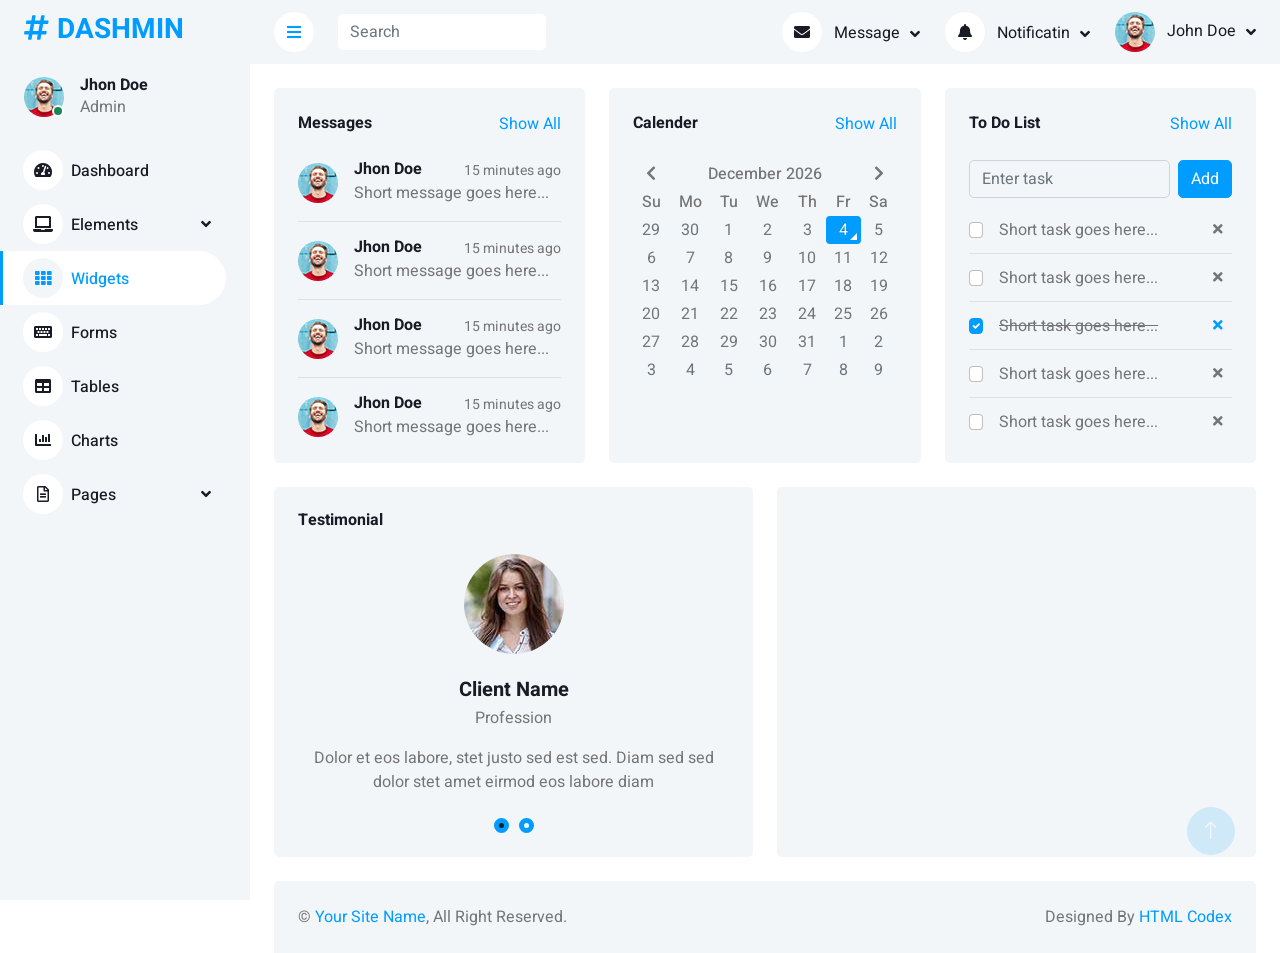
<file: dashboard/widget.html>
<!DOCTYPE html>
<html lang="en">

<head>
    <meta charset="utf-8">
    <title>DASHMIN - Bootstrap Admin Template</title>
    <meta content="width=device-width, initial-scale=1.0" name="viewport">
    <meta content="" name="keywords">
    <meta content="" name="description">

    <!-- Favicon -->
    <link href="img/favicon.ico" rel="icon">

    <!-- Google Web Fonts -->
    <link rel="preconnect" href="https://fonts.googleapis.com">
    <link rel="preconnect" href="https://fonts.gstatic.com" crossorigin>
    <link href="https://fonts.googleapis.com/css2?family=Heebo:wght@400;500;600;700&display=swap" rel="stylesheet">
    
    <!-- Icon Font Stylesheet -->
    <link href="https://cdnjs.cloudflare.com/ajax/libs/font-awesome/5.10.0/css/all.min.css" rel="stylesheet">
    <link href="https://cdn.jsdelivr.net/npm/bootstrap-icons@1.4.1/font/bootstrap-icons.css" rel="stylesheet">

    <!-- Libraries Stylesheet -->
    <link href="lib/owlcarousel/assets/owl.carousel.min.css" rel="stylesheet">
    <link href="lib/tempusdominus/css/tempusdominus-bootstrap-4.min.css" rel="stylesheet" />

    <!-- Customized Bootstrap Stylesheet -->
    <link href="css/bootstrap.min.css" rel="stylesheet">

    <!-- Template Stylesheet -->
    <link href="css/style.css" rel="stylesheet">
</head>

<body>
    <div class="container-xxl position-relative bg-white d-flex p-0">
        <!-- Spinner Start -->
        <div id="spinner" class="show bg-white position-fixed translate-middle w-100 vh-100 top-50 start-50 d-flex align-items-center justify-content-center">
            <div class="spinner-border text-primary" style="width: 3rem; height: 3rem;" role="status">
                <span class="sr-only">Loading...</span>
            </div>
        </div>
        <!-- Spinner End -->


        <!-- Sidebar Start -->
        <div class="sidebar pe-4 pb-3">
            <nav class="navbar bg-light navbar-light">
                <a href="index.html" class="navbar-brand mx-4 mb-3">
                    <h3 class="text-primary"><i class="fa fa-hashtag me-2"></i>DASHMIN</h3>
                </a>
                <div class="d-flex align-items-center ms-4 mb-4">
                    <div class="position-relative">
                        <img class="rounded-circle" src="img/user.jpg" alt="" style="width: 40px; height: 40px;">
                        <div class="bg-success rounded-circle border border-2 border-white position-absolute end-0 bottom-0 p-1"></div>
                    </div>
                    <div class="ms-3">
                        <h6 class="mb-0">Jhon Doe</h6>
                        <span>Admin</span>
                    </div>
                </div>
                <div class="navbar-nav w-100">
                    <a href="index.html" class="nav-item nav-link"><i class="fa fa-tachometer-alt me-2"></i>Dashboard</a>
                    <div class="nav-item dropdown">
                        <a href="#" class="nav-link dropdown-toggle" data-bs-toggle="dropdown"><i class="fa fa-laptop me-2"></i>Elements</a>
                        <div class="dropdown-menu bg-transparent border-0">
                            <a href="button.html" class="dropdown-item">Buttons</a>
                            <a href="typography.html" class="dropdown-item">Typography</a>
                            <a href="element.html" class="dropdown-item">Other Elements</a>
                        </div>
                    </div>
                    <a href="widget.html" class="nav-item nav-link active"><i class="fa fa-th me-2"></i>Widgets</a>
                    <a href="form.html" class="nav-item nav-link"><i class="fa fa-keyboard me-2"></i>Forms</a>
                    <a href="table.html" class="nav-item nav-link"><i class="fa fa-table me-2"></i>Tables</a>
                    <a href="chart.html" class="nav-item nav-link"><i class="fa fa-chart-bar me-2"></i>Charts</a>
                    <div class="nav-item dropdown">
                        <a href="#" class="nav-link dropdown-toggle" data-bs-toggle="dropdown"><i class="far fa-file-alt me-2"></i>Pages</a>
                        <div class="dropdown-menu bg-transparent border-0">
                            <a href="signin.html" class="dropdown-item">Sign In</a>
                            <a href="signup.html" class="dropdown-item">Sign Up</a>
                            <a href="404.html" class="dropdown-item">404 Error</a>
                            <a href="blank.html" class="dropdown-item">Blank Page</a>
                        </div>
                    </div>
                </div>
            </nav>
        </div>
        <!-- Sidebar End -->


        <!-- Content Start -->
        <div class="content">
            <!-- Navbar Start -->
            <nav class="navbar navbar-expand bg-light navbar-light sticky-top px-4 py-0">
                <a href="index.html" class="navbar-brand d-flex d-lg-none me-4">
                    <h2 class="text-primary mb-0"><i class="fa fa-hashtag"></i></h2>
                </a>
                <a href="#" class="sidebar-toggler flex-shrink-0">
                    <i class="fa fa-bars"></i>
                </a>
                <form class="d-none d-md-flex ms-4">
                    <input class="form-control border-0" type="search" placeholder="Search">
                </form>
                <div class="navbar-nav align-items-center ms-auto">
                    <div class="nav-item dropdown">
                        <a href="#" class="nav-link dropdown-toggle" data-bs-toggle="dropdown">
                            <i class="fa fa-envelope me-lg-2"></i>
                            <span class="d-none d-lg-inline-flex">Message</span>
                        </a>
                        <div class="dropdown-menu dropdown-menu-end bg-light border-0 rounded-0 rounded-bottom m-0">
                            <a href="#" class="dropdown-item">
                                <div class="d-flex align-items-center">
                                    <img class="rounded-circle" src="img/user.jpg" alt="" style="width: 40px; height: 40px;">
                                    <div class="ms-2">
                                        <h6 class="fw-normal mb-0">Jhon send you a message</h6>
                                        <small>15 minutes ago</small>
                                    </div>
                                </div>
                            </a>
                            <hr class="dropdown-divider">
                            <a href="#" class="dropdown-item">
                                <div class="d-flex align-items-center">
                                    <img class="rounded-circle" src="img/user.jpg" alt="" style="width: 40px; height: 40px;">
                                    <div class="ms-2">
                                        <h6 class="fw-normal mb-0">Jhon send you a message</h6>
                                        <small>15 minutes ago</small>
                                    </div>
                                </div>
                            </a>
                            <hr class="dropdown-divider">
                            <a href="#" class="dropdown-item">
                                <div class="d-flex align-items-center">
                                    <img class="rounded-circle" src="img/user.jpg" alt="" style="width: 40px; height: 40px;">
                                    <div class="ms-2">
                                        <h6 class="fw-normal mb-0">Jhon send you a message</h6>
                                        <small>15 minutes ago</small>
                                    </div>
                                </div>
                            </a>
                            <hr class="dropdown-divider">
                            <a href="#" class="dropdown-item text-center">See all message</a>
                        </div>
                    </div>
                    <div class="nav-item dropdown">
                        <a href="#" class="nav-link dropdown-toggle" data-bs-toggle="dropdown">
                            <i class="fa fa-bell me-lg-2"></i>
                            <span class="d-none d-lg-inline-flex">Notificatin</span>
                        </a>
                        <div class="dropdown-menu dropdown-menu-end bg-light border-0 rounded-0 rounded-bottom m-0">
                            <a href="#" class="dropdown-item">
                                <h6 class="fw-normal mb-0">Profile updated</h6>
                                <small>15 minutes ago</small>
                            </a>
                            <hr class="dropdown-divider">
                            <a href="#" class="dropdown-item">
                                <h6 class="fw-normal mb-0">New user added</h6>
                                <small>15 minutes ago</small>
                            </a>
                            <hr class="dropdown-divider">
                            <a href="#" class="dropdown-item">
                                <h6 class="fw-normal mb-0">Password changed</h6>
                                <small>15 minutes ago</small>
                            </a>
                            <hr class="dropdown-divider">
                            <a href="#" class="dropdown-item text-center">See all notifications</a>
                        </div>
                    </div>
                    <div class="nav-item dropdown">
                        <a href="#" class="nav-link dropdown-toggle" data-bs-toggle="dropdown">
                            <img class="rounded-circle me-lg-2" src="img/user.jpg" alt="" style="width: 40px; height: 40px;">
                            <span class="d-none d-lg-inline-flex">John Doe</span>
                        </a>
                        <div class="dropdown-menu dropdown-menu-end bg-light border-0 rounded-0 rounded-bottom m-0">
                            <a href="#" class="dropdown-item">My Profile</a>
                            <a href="#" class="dropdown-item">Settings</a>
                            <a href="#" class="dropdown-item">Log Out</a>
                        </div>
                    </div>
                </div>
            </nav>
            <!-- Navbar End -->


            <!-- Chart Start -->
            <div class="container-fluid pt-4 px-4">
                <div class="row g-4">
                    <div class="col-sm-12 col-md-6 col-xl-4">
                        <div class="h-100 bg-light rounded p-4">
                            <div class="d-flex align-items-center justify-content-between mb-2">
                                <h6 class="mb-0">Messages</h6>
                                <a href="">Show All</a>
                            </div>
                            <div class="d-flex align-items-center border-bottom py-3">
                                <img class="rounded-circle flex-shrink-0" src="img/user.jpg" alt="" style="width: 40px; height: 40px;">
                                <div class="w-100 ms-3">
                                    <div class="d-flex w-100 justify-content-between">
                                        <h6 class="mb-0">Jhon Doe</h6>
                                        <small>15 minutes ago</small>
                                    </div>
                                    <span>Short message goes here...</span>
                                </div>
                            </div>
                            <div class="d-flex align-items-center border-bottom py-3">
                                <img class="rounded-circle flex-shrink-0" src="img/user.jpg" alt="" style="width: 40px; height: 40px;">
                                <div class="w-100 ms-3">
                                    <div class="d-flex w-100 justify-content-between">
                                        <h6 class="mb-0">Jhon Doe</h6>
                                        <small>15 minutes ago</small>
                                    </div>
                                    <span>Short message goes here...</span>
                                </div>
                            </div>
                            <div class="d-flex align-items-center border-bottom py-3">
                                <img class="rounded-circle flex-shrink-0" src="img/user.jpg" alt="" style="width: 40px; height: 40px;">
                                <div class="w-100 ms-3">
                                    <div class="d-flex w-100 justify-content-between">
                                        <h6 class="mb-0">Jhon Doe</h6>
                                        <small>15 minutes ago</small>
                                    </div>
                                    <span>Short message goes here...</span>
                                </div>
                            </div>
                            <div class="d-flex align-items-center pt-3">
                                <img class="rounded-circle flex-shrink-0" src="img/user.jpg" alt="" style="width: 40px; height: 40px;">
                                <div class="w-100 ms-3">
                                    <div class="d-flex w-100 justify-content-between">
                                        <h6 class="mb-0">Jhon Doe</h6>
                                        <small>15 minutes ago</small>
                                    </div>
                                    <span>Short message goes here...</span>
                                </div>
                            </div>
                        </div>
                    </div>
                    <div class="col-sm-12 col-md-6 col-xl-4">
                        <div class="h-100 bg-light rounded p-4">
                            <div class="d-flex align-items-center justify-content-between mb-4">
                                <h6 class="mb-0">Calender</h6>
                                <a href="">Show All</a>
                            </div>
                            <div id="calender"></div>
                        </div>
                    </div>
                    <div class="col-sm-12 col-md-6 col-xl-4">
                        <div class="h-100 bg-light rounded p-4">
                            <div class="d-flex align-items-center justify-content-between mb-4">
                                <h6 class="mb-0">To Do List</h6>
                                <a href="">Show All</a>
                            </div>
                            <div class="d-flex mb-2">
                                <input class="form-control bg-transparent" type="text" placeholder="Enter task">
                                <button type="button" class="btn btn-primary ms-2">Add</button>
                            </div>
                            <div class="d-flex align-items-center border-bottom py-2">
                                <input class="form-check-input m-0" type="checkbox">
                                <div class="w-100 ms-3">
                                    <div class="d-flex w-100 align-items-center justify-content-between">
                                        <span>Short task goes here...</span>
                                        <button class="btn btn-sm"><i class="fa fa-times"></i></button>
                                    </div>
                                </div>
                            </div>
                            <div class="d-flex align-items-center border-bottom py-2">
                                <input class="form-check-input m-0" type="checkbox">
                                <div class="w-100 ms-3">
                                    <div class="d-flex w-100 align-items-center justify-content-between">
                                        <span>Short task goes here...</span>
                                        <button class="btn btn-sm"><i class="fa fa-times"></i></button>
                                    </div>
                                </div>
                            </div>
                            <div class="d-flex align-items-center border-bottom py-2">
                                <input class="form-check-input m-0" type="checkbox" checked>
                                <div class="w-100 ms-3">
                                    <div class="d-flex w-100 align-items-center justify-content-between">
                                        <span><del>Short task goes here...</del></span>
                                        <button class="btn btn-sm text-primary"><i class="fa fa-times"></i></button>
                                    </div>
                                </div>
                            </div>
                            <div class="d-flex align-items-center border-bottom py-2">
                                <input class="form-check-input m-0" type="checkbox">
                                <div class="w-100 ms-3">
                                    <div class="d-flex w-100 align-items-center justify-content-between">
                                        <span>Short task goes here...</span>
                                        <button class="btn btn-sm"><i class="fa fa-times"></i></button>
                                    </div>
                                </div>
                            </div>
                            <div class="d-flex align-items-center pt-2">
                                <input class="form-check-input m-0" type="checkbox">
                                <div class="w-100 ms-3">
                                    <div class="d-flex w-100 align-items-center justify-content-between">
                                        <span>Short task goes here...</span>
                                        <button class="btn btn-sm"><i class="fa fa-times"></i></button>
                                    </div>
                                </div>
                            </div>
                        </div>
                    </div>
                    <div class="col-sm-12 col-xl-6">
                        <div class="bg-light rounded h-100 p-4">
                            <h6 class="mb-4">Testimonial</h6>
                            <div class="owl-carousel testimonial-carousel">
                                <div class="testimonial-item text-center">
                                    <img class="img-fluid rounded-circle mx-auto mb-4" src="img/testimonial-1.jpg" style="width: 100px; height: 100px;">
                                    <h5 class="mb-1">Client Name</h5>
                                    <p>Profession</p>
                                    <p class="mb-0">Dolor et eos labore, stet justo sed est sed. Diam sed sed dolor stet amet eirmod eos labore diam</p>
                                </div>
                                <div class="testimonial-item text-center">
                                    <img class="img-fluid rounded-circle mx-auto mb-4" src="img/testimonial-2.jpg" style="width: 100px; height: 100px;">
                                    <h5 class="mb-1">Client Name</h5>
                                    <p>Profession</p>
                                    <p class="mb-0">Dolor et eos labore, stet justo sed est sed. Diam sed sed dolor stet amet eirmod eos labore diam</p>
                                </div>
                            </div>
                        </div>
                    </div>
                    <div class="col-sm-12 col-xl-6">
                        <div class="bg-light rounded h-100 p-4">
                            <iframe class="position-relative rounded w-100 h-100"
                            src="https://www.google.com/maps/embed?pb=!1m18!1m12!1m3!1d3001156.4288297426!2d-78.01371936852176!3d42.72876761954724!2m3!1f0!2f0!3f0!3m2!1i1024!2i768!4f13.1!3m3!1m2!1s0x4ccc4bf0f123a5a9%3A0xddcfc6c1de189567!2sNew%20York%2C%20USA!5e0!3m2!1sen!2sbd!4v1603794290143!5m2!1sen!2sbd"
                            frameborder="0" style="border:0;" allowfullscreen="" aria-hidden="false"
                            tabindex="0"></iframe>
                        </div>
                    </div>
                </div>
            </div>
            <!-- Chart End -->


            <!-- Footer Start -->
            <div class="container-fluid pt-4 px-4">
                <div class="bg-light rounded-top p-4">
                    <div class="row">
                        <div class="col-12 col-sm-6 text-center text-sm-start">
                            &copy; <a href="#">Your Site Name</a>, All Right Reserved. 
                        </div>
                        <div class="col-12 col-sm-6 text-center text-sm-end">
                            <!--/*** This template is free as long as you keep the footer author’s credit link/attribution link/backlink. If you'd like to use the template without the footer author’s credit link/attribution link/backlink, you can purchase the Credit Removal License from "https://htmlcodex.com/credit-removal". Thank you for your support. ***/-->
                            Designed By <a href="https://htmlcodex.com">HTML Codex</a>
                        </div>
                    </div>
                </div>
            </div>
            <!-- Footer End -->
        </div>
        <!-- Content End -->


        <!-- Back to Top -->
        <a href="#" class="btn btn-lg btn-primary btn-lg-square back-to-top"><i class="bi bi-arrow-up"></i></a>
    </div>

    <!-- JavaScript Libraries -->
    <script src="https://code.jquery.com/jquery-3.4.1.min.js"></script>
    <script src="https://cdn.jsdelivr.net/npm/bootstrap@5.0.0/dist/js/bootstrap.bundle.min.js"></script>
    <script src="lib/chart/chart.min.js"></script>
    <script src="lib/easing/easing.min.js"></script>
    <script src="lib/waypoints/waypoints.min.js"></script>
    <script src="lib/owlcarousel/owl.carousel.min.js"></script>
    <script src="lib/tempusdominus/js/moment.min.js"></script>
    <script src="lib/tempusdominus/js/moment-timezone.min.js"></script>
    <script src="lib/tempusdominus/js/tempusdominus-bootstrap-4.min.js"></script>

    <!-- Template Javascript -->
    <script src="js/main.js"></script>
</body>

</html>
</file>
<file: dashboard/css/style.css>
/********** Template CSS **********/
:root {
    --primary: #009CFF;
    --light: #F3F6F9;
    --dark: #191C24;
}

.back-to-top {
    position: fixed;
    display: none;
    right: 45px;
    bottom: 45px;
    z-index: 99;
}


/*** Spinner ***/
#spinner {
    opacity: 0;
    visibility: hidden;
    transition: opacity .5s ease-out, visibility 0s linear .5s;
    z-index: 99999;
}

#spinner.show {
    transition: opacity .5s ease-out, visibility 0s linear 0s;
    visibility: visible;
    opacity: 1;
}


/*** Button ***/
.btn {
    transition: .5s;
}

.btn.btn-primary {
    color: #FFFFFF;
}

.btn-square {
    width: 38px;
    height: 38px;
}

.btn-sm-square {
    width: 32px;
    height: 32px;
}

.btn-lg-square {
    width: 48px;
    height: 48px;
}

.btn-square,
.btn-sm-square,
.btn-lg-square {
    padding: 0;
    display: inline-flex;
    align-items: center;
    justify-content: center;
    font-weight: normal;
    border-radius: 50px;
}


/*** Layout ***/
.sidebar {
    position: fixed;
    top: 0;
    left: 0;
    bottom: 0;
    width: 250px;
    height: 100vh;
    overflow-y: auto;
    background: var(--light);
    transition: 0.5s;
    z-index: 999;
}

.content {
    margin-left: 250px;
    min-height: 100vh;
    background: #FFFFFF;
    transition: 0.5s;
}

@media (min-width: 992px) {
    .sidebar {
        margin-left: 0;
    }

    .sidebar.open {
        margin-left: -250px;
    }

    .content {
        width: calc(100% - 250px);
    }

    .content.open {
        width: 100%;
        margin-left: 0;
    }
}

@media (max-width: 991.98px) {
    .sidebar {
        margin-left: -250px;
    }

    .sidebar.open {
        margin-left: 0;
    }

    .content {
        width: 100%;
        margin-left: 0;
    }
}


/*** Navbar ***/
.sidebar .navbar .navbar-nav .nav-link {
    padding: 7px 20px;
    color: var(--dark);
    font-weight: 500;
    border-left: 3px solid var(--light);
    border-radius: 0 30px 30px 0;
    outline: none;
}

.sidebar .navbar .navbar-nav .nav-link:hover,
.sidebar .navbar .navbar-nav .nav-link.active {
    color: var(--primary);
    background: #FFFFFF;
    border-color: var(--primary);
}

.sidebar .navbar .navbar-nav .nav-link i {
    width: 40px;
    height: 40px;
    display: inline-flex;
    align-items: center;
    justify-content: center;
    background: #FFFFFF;
    border-radius: 40px;
}

.sidebar .navbar .navbar-nav .nav-link:hover i,
.sidebar .navbar .navbar-nav .nav-link.active i {
    background: var(--light);
}

.sidebar .navbar .dropdown-toggle::after {
    position: absolute;
    top: 15px;
    right: 15px;
    border: none;
    content: "\f107";
    font-family: "Font Awesome 5 Free";
    font-weight: 900;
    transition: .5s;
}

.sidebar .navbar .dropdown-toggle[aria-expanded=true]::after {
    transform: rotate(-180deg);
}

.sidebar .navbar .dropdown-item {
    padding-left: 25px;
    border-radius: 0 30px 30px 0;
}

.content .navbar .navbar-nav .nav-link {
    margin-left: 25px;
    padding: 12px 0;
    color: var(--dark);
    outline: none;
}

.content .navbar .navbar-nav .nav-link:hover,
.content .navbar .navbar-nav .nav-link.active {
    color: var(--primary);
}

.content .navbar .sidebar-toggler,
.content .navbar .navbar-nav .nav-link i {
    width: 40px;
    height: 40px;
    display: inline-flex;
    align-items: center;
    justify-content: center;
    background: #FFFFFF;
    border-radius: 40px;
}

.content .navbar .dropdown-toggle::after {
    margin-left: 6px;
    vertical-align: middle;
    border: none;
    content: "\f107";
    font-family: "Font Awesome 5 Free";
    font-weight: 900;
    transition: .5s;
}

.content .navbar .dropdown-toggle[aria-expanded=true]::after {
    transform: rotate(-180deg);
}

@media (max-width: 575.98px) {
    .content .navbar .navbar-nav .nav-link {
        margin-left: 15px;
    }
}


/*** Date Picker ***/
.bootstrap-datetimepicker-widget.bottom {
    top: auto !important;
}

.bootstrap-datetimepicker-widget .table * {
    border-bottom-width: 0px;
}

.bootstrap-datetimepicker-widget .table th {
    font-weight: 500;
}

.bootstrap-datetimepicker-widget.dropdown-menu {
    padding: 10px;
    border-radius: 2px;
}

.bootstrap-datetimepicker-widget table td.active,
.bootstrap-datetimepicker-widget table td.active:hover {
    background: var(--primary);
}

.bootstrap-datetimepicker-widget table td.today::before {
    border-bottom-color: var(--primary);
}


/*** Testimonial ***/
.progress .progress-bar {
    width: 0px;
    transition: 2s;
}


/*** Testimonial ***/
.testimonial-carousel .owl-dots {
    margin-top: 24px;
    display: flex;
    align-items: flex-end;
    justify-content: center;
}

.testimonial-carousel .owl-dot {
    position: relative;
    display: inline-block;
    margin: 0 5px;
    width: 15px;
    height: 15px;
    border: 5px solid var(--primary);
    border-radius: 15px;
    transition: .5s;
}

.testimonial-carousel .owl-dot.active {
    background: var(--dark);
    border-color: var(--primary);
}
</file>
